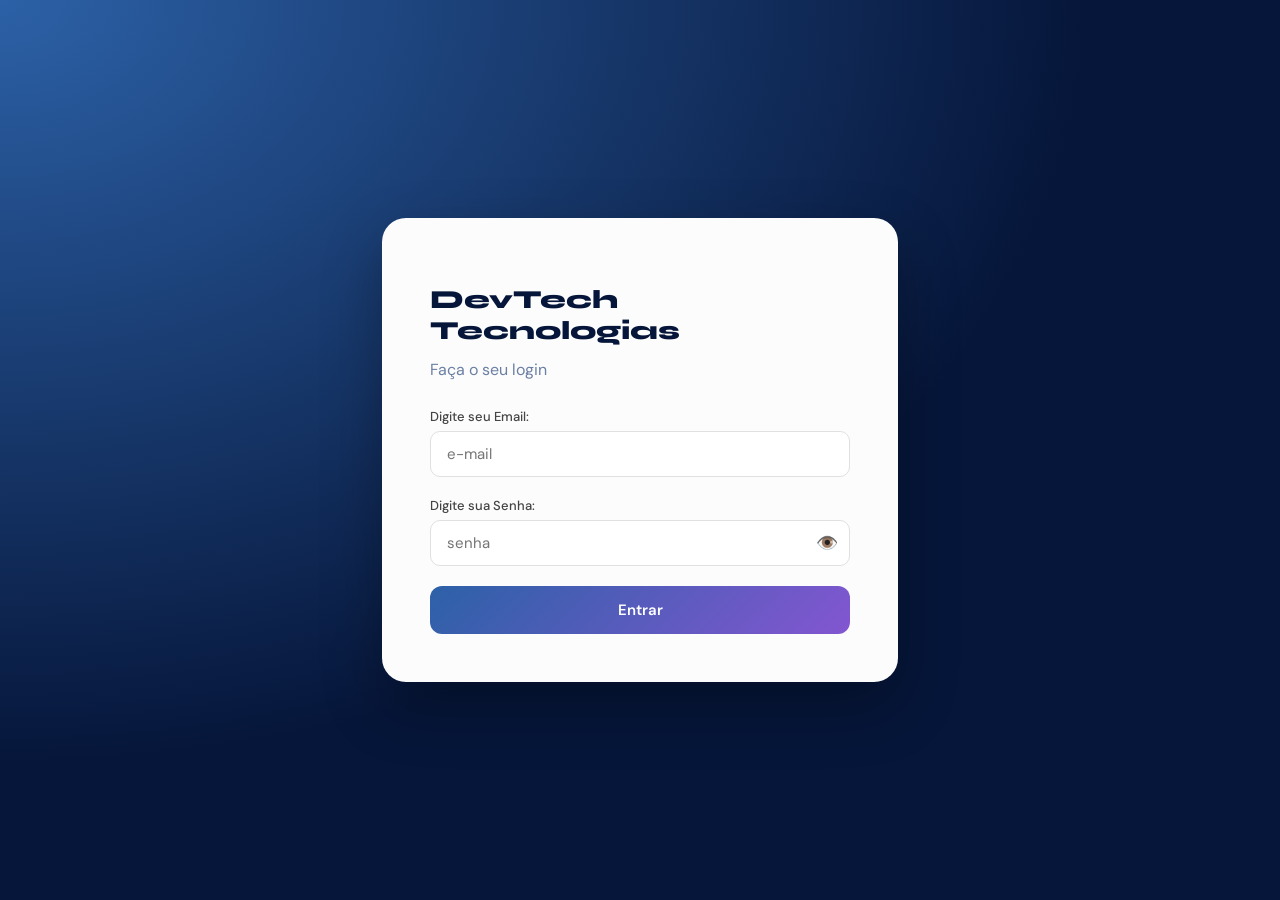
<file: Site DevTech/index.html>
<!DOCTYPE html>
<html lang="ptbr">
<head>
    <meta charset="UTF-8">
    <meta name="viewport" content="width=device-width, initial-scale=1.0">
    <link rel="stylesheet" href="style.css">
    <title>Web Site Login DevTech</title>
</head>
<body>
    <div class="card-login">
    <h1>DevTech Tecnologias</h1>
    <h2>Faça o seu login</h2>
        <label for ="email">Digite seu Email:</label>
        <input type="email" id="email" name="email" placeholder="e-mail" required>

        <label for ="senha">Digite sua Senha:</label>
        <div class ="campo-senha">
            <input type="password" id="senha" name="senha" placeholder="senha" required>
            <button type="button" onclick="verSenha()" id="btn-olho">👁️</button>
        </div>

        <button type="button" onclick="entrar()">Entrar</button>
    </div>

    <script>
        function entrar() {
            const email = document.getElementById("email").value;
            const senha = document.getElementById("senha").value;

            if (email === "" || senha === "") {
                alert("Preencha todos os campos!");
                return;
            }

            if (email !== "monteiro@gmail.com.br" || senha !== "admin123"){
                alert("Email ou senha incorretos!");
                return;               
            }
            window.location.href = "dashboard.html"; 
        }

        function verSenha() {
    const input = document.getElementById("senha");
    const btn = document.getElementById("btn-olho");

    if (input.type === "password") {
        input.type = "text";
        btn.textContent = "🙈"; // olho fechado quando mostrando
    } else {
        input.type = "password";
        btn.textContent = "👁️"; // olho aberto quando escondendo
    }
}
    </script>
    
</body>
</html>
</file>
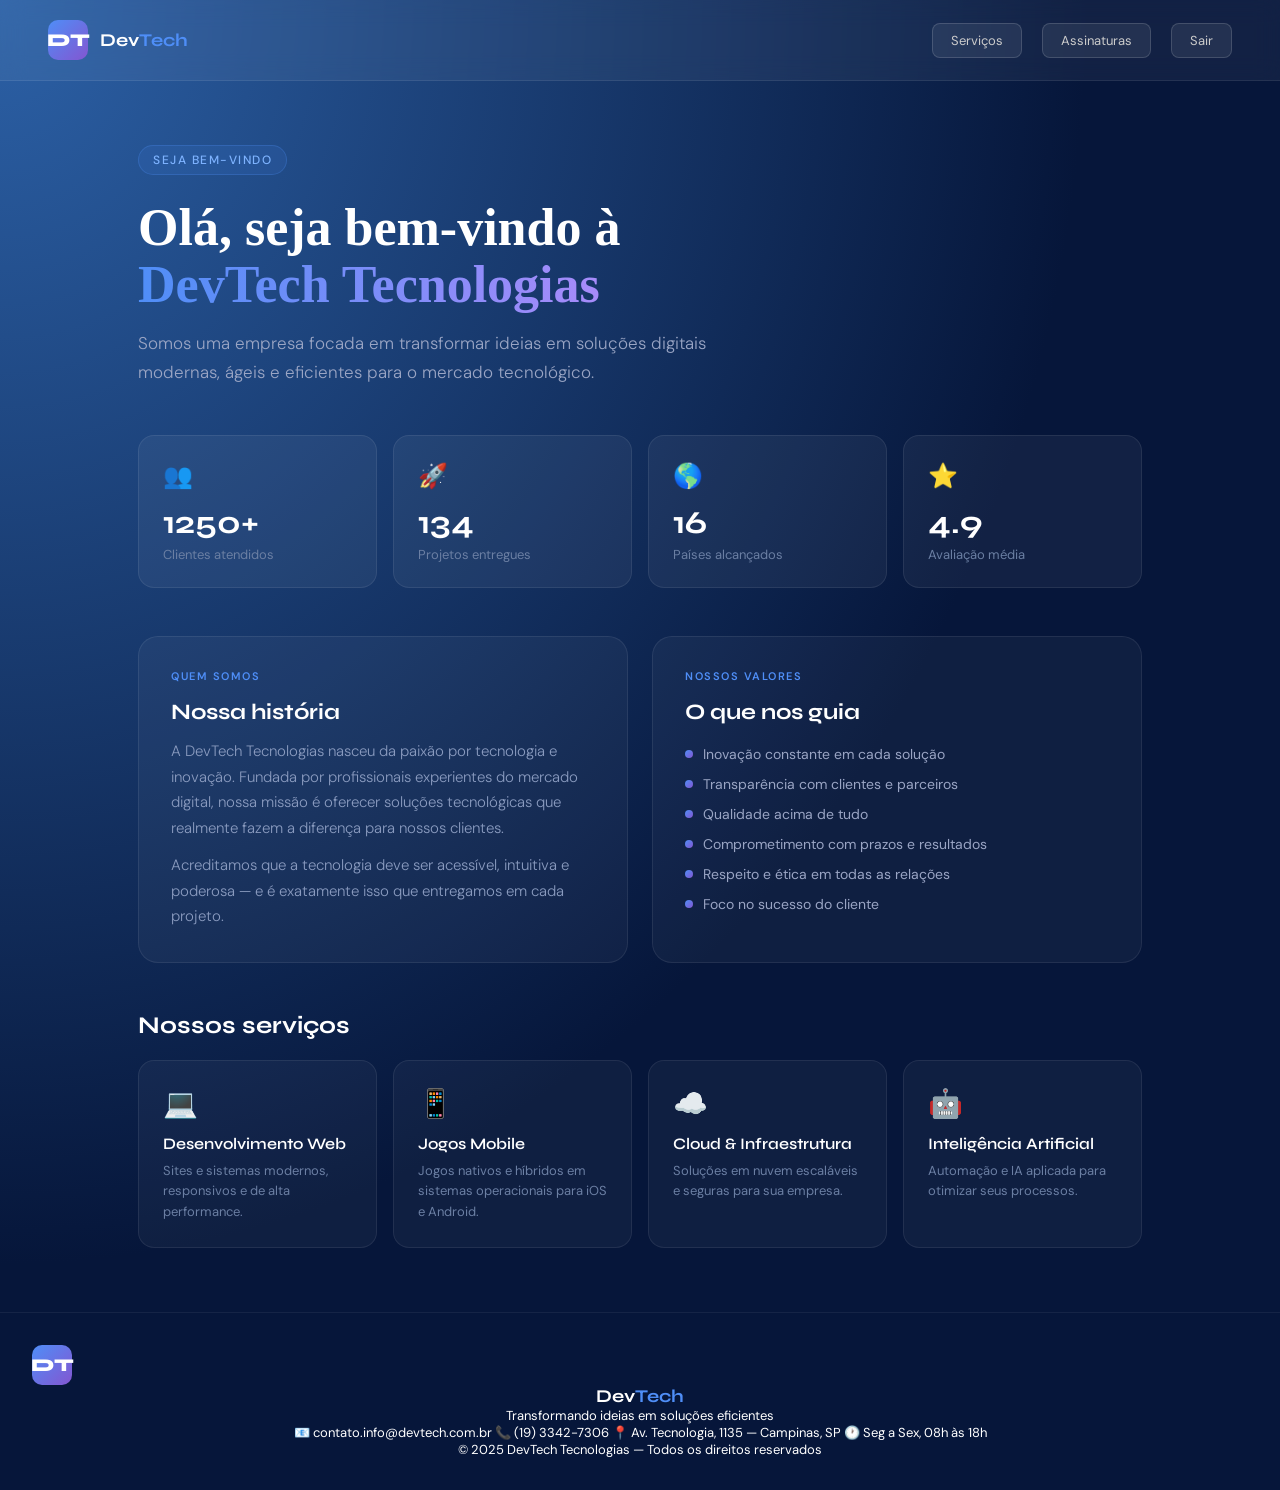
<file: Site DevTech/dashboard.html>
<!DOCTYPE html>
<html lang="pt-br">
<head>
    <meta charset="UTF-8">
    <meta name="viewport" content="width=device-width, initial-scale=1.0">
    <title>Dashboard — DevTech Tecnologias</title>
    <link href="https://fonts.googleapis.com/css2?family=Syne:wght@400;600;700;800&family=DM+Sans:wght@300;400;500&display=swap" rel="stylesheet">
    <style>
        * {
            margin: 0;
            padding: 0;
            box-sizing: border-box;
        }
 
        body {
            font-family: 'DM Sans', sans-serif;
            background-color: #06163a;
            background-image:
                radial-gradient(ellipse at top left, #2c61a7 0%, #06163a 60%),
                radial-gradient(ellipse at bottom right, #8356d1 0%, transparent 80%);
            min-height: 100vh;
            color: #e8eaf6;
        }
 
        /* NAVBAR */
        nav {
            display: flex;
            align-items: center;
            justify-content: space-between;
            padding: 20px 48px;
            background: rgba(255, 255, 255, 0.05);
            backdrop-filter: blur(12px);
            border-bottom: 1px solid rgba(255,255,255,0.08);
            position: sticky;
            top: 0;
            z-index: 100;
        }
 
        .logo {
            display: flex;
            align-items: center;
            gap: 12px;
        }
 
        .logo-icon {
            width: 40px;
            height: 40px;
            background: linear-gradient(135deg, #4f8ef7, #8356d1);
            border-radius: 10px;
            display: flex;
            align-items: center;
            justify-content: center;
            font-family: 'Syne', sans-serif;
            font-weight: 800;
            font-size: 18px;
            color: white;
        }
 
        .logo-text {
            font-family: 'Syne', sans-serif;
            font-weight: 700;
            font-size: 18px;
            color: white;
        }
 
        .logo-text span {
            color: #4f8ef7;
        }
 
        .nav-right {
            display: flex;
            align-items: center;
            gap: 20px;
        }
 
        .nav-badge {
            background: rgba(79, 142, 247, 0.15);
            border: 1px solid rgba(79, 142, 247, 0.3);
            color: #4f8ef7;
            padding: 6px 14px;
            border-radius: 20px;
            font-size: 13px;
            font-weight: 500;
        }
        .btn-sair {
            background: rgba(255,255,255,0.07);
            border: 1px solid rgba(255,255,255,0.15);
            color: #ccc;
            padding: 8px 18px;
            border-radius: 8px;
            font-size: 13px;
            cursor: pointer;
            font-family: 'DM Sans', sans-serif;
            transition: all 0.2s;
        }
 
        .btn-sair:hover {
            background: rgba(255,255,255,0.12);
            color: white;
        }
 
        /* HERO */
        .hero {
            padding: 64px 48px 48px;
            max-width: 1100px;
            margin: 0 auto;
            animation: fadeUp 0.6s ease both;
        }
 
        .hero-tag {
            display: inline-block;
            background: rgba(79, 142, 247, 0.12);
            border: 1px solid rgba(79, 142, 247, 0.25);
            color: #7eb3ff;
            font-size: 12px;
            font-weight: 500;
            letter-spacing: 1.5px;
            text-transform: uppercase;
            padding: 6px 14px;
            border-radius: 20px;
            margin-bottom: 24px;
        }
 
        .hero h1 {
            font-family: Bahnschrift;
            font-size: 52px;
            font-weight: 800;
            line-height: 1.1;
            color: white;
            margin-bottom: 16px;
        }
 
        .hero h1 span {
            background: linear-gradient(90deg, #4f8ef7, #a78bfa);
            -webkit-background-clip: text;
            -webkit-text-fill-color: transparent;
            background-clip: text;
        }
 
        .hero p {
            font-size: 17px;
            color: #9aa5c4;
            line-height: 1.7;
            max-width: 580px;
            font-weight: 300;
        }
 
        /* CARDS DE STATS */
        .stats {
            display: grid;
            grid-template-columns: repeat(auto-fit, minmax(200px, 1fr));
            gap: 16px;
            max-width: 1100px;
            margin: 0 auto 48px;
            padding: 0 48px;
            animation: fadeUp 0.6s 0.1s ease both;
        }
 
        .stat-card {
            background: rgba(255,255,255,0.05);
            border: 1px solid rgba(255,255,255,0.08);
            border-radius: 16px;
            padding: 24px;
            transition: transform 0.2s, background 0.2s;
        }
 
        .stat-card:hover {
            transform: translateY(-3px);
            background: rgba(255,255,255,0.08);
        }
 
        .stat-icon {
            font-size: 24px;
            margin-bottom: 12px;
        }
 
        .stat-number {
            font-family: 'Syne', sans-serif;
            font-size: 32px;
            font-weight: 700;
            color: white;
        }
 
        .stat-label {
            font-size: 13px;
            color: #6b7fa3;
            margin-top: 4px;
        }
 
        /* SEÇÃO SOBRE */
        .sobre {
            max-width: 1100px;
            margin: 0 auto 48px;
            padding: 0 48px;
            display: grid;
            grid-template-columns: 1fr 1fr;
            gap: 24px;
            animation: fadeUp 0.6s 0.2s ease both;
        }
 
        .card {
            background: rgba(255,255,255,0.04);
            border: 1px solid rgba(255,255,255,0.08);
            border-radius: 20px;
            padding: 32px;
            transition: transform 0.2s;
        }
 
        .card:hover {
            transform: translateY(-3px);
        }
 
        .card-tag {
            font-size: 11px;
            text-transform: uppercase;
            letter-spacing: 1.5px;
            color: #4f8ef7;
            font-weight: 600;
            margin-bottom: 16px;
        }
 
        .card h2 {
            font-family: 'Syne', sans-serif;
            font-size: 22px;
            font-weight: 700;
            color: white;
            margin-bottom: 14px;
        }
 
        .card p {
            font-size: 15px;
            color: #8a9bbf;
            line-height: 1.7;
            font-weight: 300;
        }
 
        /* VALORES */
        .valores-lista {
            list-style: none;
            margin-top: 20px;
            display: flex;
            flex-direction: column;
            gap: 12px;
        }
 
        .valores-lista li {
            display: flex;
            align-items: center;
            gap: 10px;
            font-size: 14px;
            color: #9aa5c4;
        }
 
        .dot {
            width: 8px;
            height: 8px;
            border-radius: 50%;
            background: linear-gradient(135deg, #4f8ef7, #8356d1);
            flex-shrink: 0;
        }
 
        /* SERVIÇOS */
        .servicos {
            max-width: 1100px;
            margin: 0 auto 64px;
            padding: 0 48px;
            animation: fadeUp 0.6s 0.3s ease both;
        }
 
        .servicos h2 {
            font-family: 'Syne', sans-serif;
            font-size: 24px;
            font-weight: 700;
            color: white;
            margin-bottom: 20px;
        }
 
        .servicos-grid {
            display: grid;
            grid-template-columns: repeat(auto-fit, minmax(220px, 1fr));
            gap: 16px;
        }
 
        .servico-card {
            background: rgba(255,255,255,0.04);
            border: 1px solid rgba(255,255,255,0.08);
            border-radius: 16px;
            padding: 24px;
            transition: all 0.2s;
        }
 
        .servico-card:hover {
            background: rgba(79, 142, 247, 0.08);
            border-color: rgba(79, 142, 247, 0.2);
            transform: translateY(-3px);
        }
 
        .servico-emoji {
            font-size: 28px;
            margin-bottom: 12px;
        }
 
        .servico-card h3 {
            font-family: 'Syne', sans-serif;
            font-size: 16px;
            font-weight: 600;
            color: white;
            margin-bottom: 8px;
        }
 
        .servico-card p {
            font-size: 13px;
            color: #6b7fa3;
            line-height: 1.6;
        }
 
        /* FOOTER */
        footer {
            text-align: center;
            padding: 32px;
            border-top: 1px solid rgba(255,255,255,0.06);
            color: #ffffff;
            font-size: 13px;
        }
 
        /* ANIMAÇÃO */
        @keyframes fadeUp {
            from { opacity: 0; transform: translateY(24px); }
            to { opacity: 1; transform: translateY(0); }
        }
 
        @media (max-width: 700px) {
            nav { padding: 16px 20px; }
            .hero { padding: 40px 20px 32px; }
            .hero h1 { font-size: 32px; }
            .stats, .sobre, .servicos { padding: 0 20px; }
            .sobre { grid-template-columns: 1fr; }
        }
    </style>
</head>
<body>
 
    <nav>
        <div class="logo">
            <div class="logo-icon">DT</div>
            <span class="logo-text">Dev<span>Tech</span></span>
        </div>
        <div class="nav-right">
            <button class="btn-sair" onclick="window.location.href='serviços.html'">Serviços</button>
            <button class="btn-sair" onclick="window.location.href='pacote.html'">Assinaturas</button> 
            <button class="btn-sair" onclick="window.location.href='index.html'">Sair</button>
        </div>
    </nav>
 
    <section class="hero">
        <div class="hero-tag">Seja Bem-vindo</div>
        <h1>Olá, seja bem-vindo à<br><span>DevTech Tecnologias</span></h1>
        <p>Somos uma empresa focada em transformar ideias em soluções digitais modernas, ágeis e eficientes para o mercado tecnológico.</p>
    </section>
 
    <div class="stats">
        <div class="stat-card">
            <div class="stat-icon">👥</div>
            <div class="stat-number">1250+</div>
            <div class="stat-label">Clientes atendidos</div>
        </div>
        <div class="stat-card">
            <div class="stat-icon">🚀</div>
            <div class="stat-number">134</div>
            <div class="stat-label">Projetos entregues</div>
        </div>
        <div class="stat-card">
            <div class="stat-icon">🌎</div>
            <div class="stat-number">16</div>
            <div class="stat-label">Países alcançados</div>
        </div>
        <div class="stat-card">
            <div class="stat-icon">⭐</div>
            <div class="stat-number">4.9</div>
            <div class="stat-label">Avaliação média</div>
        </div>
    </div>
 
    <div class="sobre">
        <div class="card">
            <div class="card-tag">Quem somos</div>
            <h2>Nossa história</h2>
            <p>A DevTech Tecnologias nasceu da paixão por tecnologia e inovação. Fundada por profissionais experientes do mercado digital, nossa missão é oferecer soluções tecnológicas que realmente fazem a diferença para nossos clientes.</p>
            <p style="margin-top: 12px;">Acreditamos que a tecnologia deve ser acessível, intuitiva e poderosa — e é exatamente isso que entregamos em cada projeto.</p>
        </div>
        <div class="card">
            <div class="card-tag">Nossos valores</div>
            <h2>O que nos guia</h2>
            <ul class="valores-lista">
                <li><span class="dot"></span> Inovação constante em cada solução</li>
                <li><span class="dot"></span> Transparência com clientes e parceiros</li>
                <li><span class="dot"></span> Qualidade acima de tudo</li>
                <li><span class="dot"></span> Comprometimento com prazos e resultados</li>
                <li><span class="dot"></span> Respeito e ética em todas as relações</li>
                <li><span class="dot"></span> Foco no sucesso do cliente</li>
            </ul>
        </div>
    </div>
 
    <section class="servicos">
        <h2>Nossos serviços</h2>
        <div class="servicos-grid">
            <div class="servico-card">
                <div class="servico-emoji">💻</div>
                <h3>Desenvolvimento Web</h3>
                <p>Sites e sistemas modernos, responsivos e de alta performance.</p>
            </div>
            <div class="servico-card">
                <div class="servico-emoji">📱</div>
                <h3>Jogos Mobile</h3>
                <p>Jogos nativos e híbridos em sistemas operacionais para iOS e Android.</p>
            </div>
            <div class="servico-card">
                <div class="servico-emoji">☁️</div>
                <h3>Cloud & Infraestrutura</h3>
                <p>Soluções em nuvem escaláveis e seguras para sua empresa.</p>
            </div>
            <div class="servico-card">
                <div class="servico-emoji">🤖</div>
                <h3>Inteligência Artificial</h3>
                <p>Automação e IA aplicada para otimizar seus processos.</p>
            </div>
        </div>
    </section>
 
    <footer>
        <div class="footer-conteudo">

            <div class="footer-logo"></div>
            <div class="logo-icon">DT</div>
            <span class="logo-text">Dev<span>Tech</span></span>

            <p class="footer-desc">Transformando ideias em soluções eficientes</p>

            <div class="footer-info">
                <span>📧 contato.info@devtech.com.br</span>
                <span>📞 (19) 3342-7306</span>
                <span>📍 Av. Tecnologia, 1135 — Campinas, SP</span>
                <span>🕐 Seg a Sex, 08h às 18h</span>
            </div>
        </div>

        <p class="footer-direitos"></p>© 2025 DevTech Tecnologias — Todos os direitos reservados
    </footer>
 
</body>
</html>
</file>
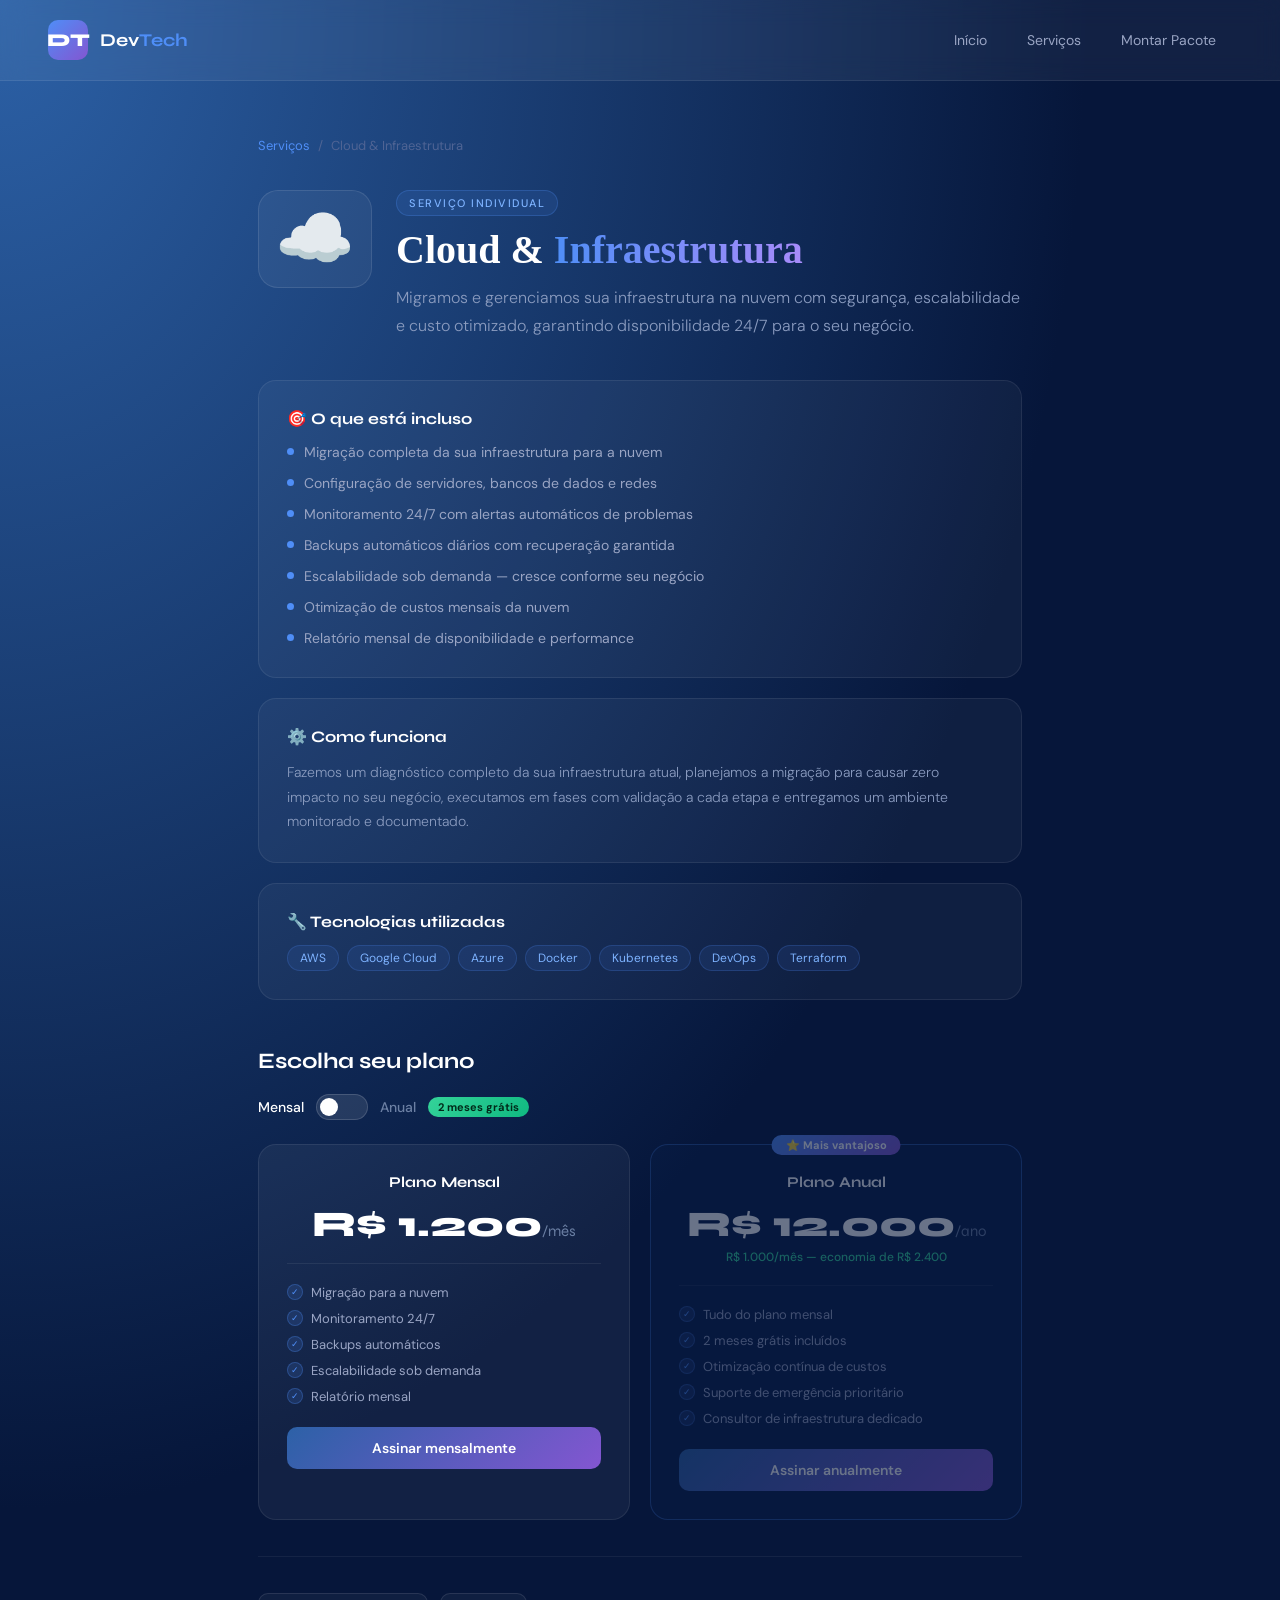
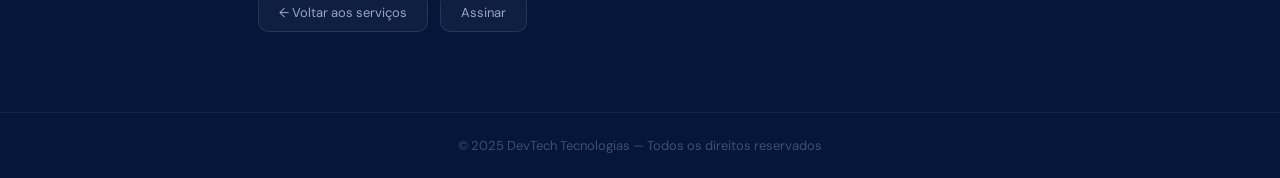
<file: Site DevTech/detalhe-cloud.html>
<!DOCTYPE html>
<html lang="pt-br">
<head>
    <meta charset="UTF-8">
    <meta name="viewport" content="width=device-width, initial-scale=1.0">
    <title>Cloud & Infraestrutura — DevTech Tecnologias</title>
    <link href="https://fonts.googleapis.com/css2?family=Syne:wght@600;700;800&family=DM+Sans:wght@300;400;500&display=swap" rel="stylesheet">
    <style>
        * { margin: 0; padding: 0; box-sizing: border-box; }
        body {
            font-family: 'DM Sans', sans-serif;
            background-color: #06163a;
            background-image:
                radial-gradient(ellipse at top left, #2c61a7 0%, #06163a 60%),
                radial-gradient(ellipse at bottom right, #8356d1 0%, transparent 80%);
            min-height: 100vh; color: #e8eaf6;
        }
        nav {
            display: flex; align-items: center; justify-content: space-between;
            padding: 20px 48px; background: rgba(255,255,255,0.05);
            backdrop-filter: blur(12px); border-bottom: 1px solid rgba(255,255,255,0.08);
            position: sticky; top: 0; z-index: 100;
        }
        .logo { display: flex; align-items: center; gap: 12px; text-decoration: none; }
        .logo-icon { width: 40px; height: 40px; background: linear-gradient(135deg, #4f8ef7, #8356d1); border-radius: 10px; display: flex; align-items: center; justify-content: center; font-family: 'Syne', sans-serif; font-weight: 800; font-size: 18px; color: white; }
        .logo-text { font-family: 'Syne', sans-serif; font-weight: 700; font-size: 18px; color: white; }
        .logo-text span { color: #4f8ef7; }
        .nav-links { display: flex; gap: 8px; }
        .nav-links a { color: #9aa5c4; text-decoration: none; font-size: 14px; padding: 8px 16px; border-radius: 8px; transition: all 0.2s; }
        .nav-links a:hover { background: rgba(255,255,255,0.07); color: white; }
        .page { max-width: 860px; margin: 0 auto; padding: 56px 48px 80px; }
        .breadcrumb { display: flex; align-items: center; gap: 8px; font-size: 13px; color: #4f6494; margin-bottom: 36px; }
        .breadcrumb a { color: #4f8ef7; text-decoration: none; }
        .breadcrumb a:hover { text-decoration: underline; }
        .servico-hero { display: flex; align-items: flex-start; gap: 24px; margin-bottom: 40px; animation: fadeUp 0.5s ease both; }
        .servico-emoji-grande { font-size: 64px; line-height: 1; flex-shrink: 0; background: rgba(255,255,255,0.05); border: 1px solid rgba(255,255,255,0.1); border-radius: 20px; padding: 16px; }
        .servico-info { flex: 1; }
        .hero-tag { display: inline-block; background: rgba(79,142,247,0.12); border: 1px solid rgba(79,142,247,0.25); color: #7eb3ff; font-size: 11px; font-weight: 500; letter-spacing: 1.5px; text-transform: uppercase; padding: 5px 12px; border-radius: 20px; margin-bottom: 12px; }
        .servico-info h1 { font-family: Bahnschrift; font-size: 40px; font-weight: 800; color: white; line-height: 1.1; margin-bottom: 12px; }
        .servico-info h1 span { background: linear-gradient(90deg, #4f8ef7, #a78bfa); -webkit-background-clip: text; -webkit-text-fill-color: transparent; background-clip: text; }
        .servico-info p { font-size: 16px; color: #8a9bbf; line-height: 1.75; font-weight: 300; }
        .secoes { display: flex; flex-direction: column; gap: 20px; margin-bottom: 48px; animation: fadeUp 0.5s 0.1s ease both; }
        .secao { background: rgba(255,255,255,0.04); border: 1px solid rgba(255,255,255,0.08); border-radius: 18px; padding: 28px; }
        .secao-titulo { font-family: 'Syne', sans-serif; font-size: 16px; font-weight: 700; color: white; margin-bottom: 14px; display: flex; align-items: center; gap: 8px; }
        .secao p { font-size: 14px; color: #8a9bbf; line-height: 1.75; font-weight: 300; }
        .lista { list-style: none; display: flex; flex-direction: column; gap: 10px; }
        .lista li { font-size: 14px; color: #9aa5c4; display: flex; align-items: flex-start; gap: 10px; line-height: 1.5; }
        .dot-item { width: 7px; height: 7px; border-radius: 50%; background: #4f8ef7; flex-shrink: 0; margin-top: 6px; }
        .techs { display: flex; flex-wrap: wrap; gap: 8px; margin-top: 4px; }
        .tech-tag { background: rgba(79,142,247,0.1); border: 1px solid rgba(79,142,247,0.2); color: #7eb3ff; font-size: 12px; padding: 4px 12px; border-radius: 20px; }
        .planos-section { animation: fadeUp 0.5s 0.2s ease both; }
        .planos-section h2 { font-family: 'Syne', sans-serif; font-size: 22px; font-weight: 700; color: white; margin-bottom: 20px; }
        .toggle-row { display: flex; align-items: center; gap: 12px; margin-bottom: 24px; }
        .toggle-label { font-size: 14px; color: #6b7fa3; font-weight: 500; transition: color 0.2s; }
        .toggle-label.ativo { color: white; }
        .toggle { position: relative; width: 52px; height: 26px; background: rgba(255,255,255,0.1); border-radius: 13px; cursor: pointer; border: 1px solid rgba(255,255,255,0.15); transition: background 0.3s; }
        .toggle.anual { background: rgba(79,142,247,0.35); border-color: rgba(79,142,247,0.5); }
        .toggle-bolinha { position: absolute; top: 3px; left: 3px; width: 18px; height: 18px; border-radius: 50%; background: white; transition: transform 0.3s; }
        .toggle.anual .toggle-bolinha { transform: translateX(26px); }
        .badge-eco { background: linear-gradient(135deg, #34d399, #10b981); color: #012b1a; font-size: 11px; font-weight: 700; padding: 3px 10px; border-radius: 20px; }
        .planos-grid { display: grid; grid-template-columns: 1fr 1fr; gap: 20px; }
        .plano-box { background: rgba(255,255,255,0.05); border: 1px solid rgba(255,255,255,0.08); border-radius: 18px; padding: 28px; transition: all 0.3s; position: relative; }
        .plano-box.destaque { border-color: rgba(79,142,247,0.45); background: rgba(79,142,247,0.06); }
        .badge-pop { position: absolute; top: -10px; left: 50%; transform: translateX(-50%); background: linear-gradient(135deg, #4f8ef7, #8356d1); color: white; font-size: 11px; font-weight: 700; padding: 3px 14px; border-radius: 20px; white-space: nowrap; }
        .plano-nome { font-family: 'Syne', sans-serif; font-size: 15px; font-weight: 700; color: white; text-align: center; margin-bottom: 16px; }
        .plano-preco-area { text-align: center; padding-bottom: 20px; margin-bottom: 20px; border-bottom: 1px solid rgba(255,255,255,0.07); }
        .preco-principal { font-family: 'Syne', sans-serif; font-size: 36px; font-weight: 800; color: white; line-height: 1; }
        .preco-principal span { font-size: 15px; color: #6b7fa3; font-weight: 400; }
        .preco-eco { font-size: 12px; color: #34d399; margin-top: 6px; font-weight: 500; }
        .plano-itens { list-style: none; display: flex; flex-direction: column; gap: 9px; margin-bottom: 22px; }
        .plano-itens li { font-size: 13px; color: #9aa5c4; display: flex; align-items: center; gap: 8px; }
        .check-icon { width: 16px; height: 16px; border-radius: 50%; background: rgba(79,142,247,0.15); border: 1px solid rgba(79,142,247,0.3); display: flex; align-items: center; justify-content: center; font-size: 9px; color: #4f8ef7; flex-shrink: 0; }
        .btn-assinar { display: block; width: 100%; padding: 12px; border-radius: 10px; background: linear-gradient(135deg, #2c61a7, #8356d1); color: white; font-family: 'DM Sans', sans-serif; font-size: 14px; font-weight: 600; border: none; cursor: pointer; text-align: center; text-decoration: none; transition: opacity 0.2s, transform 0.15s; }
        .btn-assinar:hover { opacity: 0.85; transform: translateY(-2px); }
        .rodape-links { display: flex; gap: 12px; margin-top: 36px; padding-top: 36px; border-top: 1px solid rgba(255,255,255,0.06); }
        .btn-link { display: inline-flex; align-items: center; gap: 6px; padding: 10px 20px; border-radius: 10px; border: 1px solid rgba(255,255,255,0.1); background: rgba(255,255,255,0.04); color: #9aa5c4; font-size: 13px; text-decoration: none; transition: all 0.2s; }
        .btn-link:hover { background: rgba(255,255,255,0.08); color: white; }
        footer { text-align: center; padding: 24px; border-top: 1px solid rgba(255,255,255,0.06); color: #3d4f70; font-size: 13px; }
        @keyframes fadeUp { from { opacity: 0; transform: translateY(20px); } to { opacity: 1; transform: translateY(0); } }
        @media (max-width: 700px) { nav { padding: 16px 20px; } .nav-links { display: none; } .page { padding: 32px 20px 60px; } .servico-hero { flex-direction: column; gap: 16px; } .planos-grid { grid-template-columns: 1fr; } }
</style>
</head>
<body>
<nav>
    <a class="logo" href="dashboard.html">
        <div class="logo-icon">DT</div>
        <span class="logo-text">Dev<span>Tech</span></span>
    </a>
    <div class="nav-links">
        <a href="dashboard.html">In&#237;cio</a>
        <a href="serviços.html">Servi&#231;os</a>
        <a href="pacote.html">Montar Pacote</a>
    </div>
</nav>

<div class="page">
    <div class="breadcrumb">
        <a href="servicos.html">Servi&#231;os</a>
        <span>/</span>
        <span>Cloud & Infraestrutura</span>
    </div>

    <div class="servico-hero">
        <div class="servico-emoji-grande">☁️</div>
        <div class="servico-info">
            <div class="hero-tag">Servi&#231;o Individual</div>
            <h1>Cloud &amp; <span>Infraestrutura</span></h1>
            <p>Migramos e gerenciamos sua infraestrutura na nuvem com segurança, escalabilidade e custo otimizado, garantindo disponibilidade 24/7 para o seu negócio.</p>
        </div>
    </div>

    <div class="secoes">
        <div class="secao">
            <div class="secao-titulo">&#127919; O que est&#225; incluso</div>
            <ul class="lista">
                    <li><span class="dot-item"></span>Migração completa da sua infraestrutura para a nuvem</li>
                    <li><span class="dot-item"></span>Configuração de servidores, bancos de dados e redes</li>
                    <li><span class="dot-item"></span>Monitoramento 24/7 com alertas automáticos de problemas</li>
                    <li><span class="dot-item"></span>Backups automáticos diários com recuperação garantida</li>
                    <li><span class="dot-item"></span>Escalabilidade sob demanda — cresce conforme seu negócio</li>
                    <li><span class="dot-item"></span>Otimização de custos mensais da nuvem</li>
                    <li><span class="dot-item"></span>Relatório mensal de disponibilidade e performance</li>
            </ul>
        </div>
        <div class="secao">
            <div class="secao-titulo">&#9881;&#65039; Como funciona</div>
            <p>Fazemos um diagnóstico completo da sua infraestrutura atual, planejamos a migração para causar zero impacto no seu negócio, executamos em fases com validação a cada etapa e entregamos um ambiente monitorado e documentado.</p>
        </div>
        <div class="secao">
            <div class="secao-titulo">&#128295; Tecnologias utilizadas</div>
            <div class="techs">
                <span class="tech-tag">AWS</span>
                <span class="tech-tag">Google Cloud</span>
                <span class="tech-tag">Azure</span>
                <span class="tech-tag">Docker</span>
                <span class="tech-tag">Kubernetes</span>
                <span class="tech-tag">DevOps</span>
                <span class="tech-tag">Terraform</span>
            </div>
        </div>
    </div>

    <div class="planos-section">
        <h2>Escolha seu plano</h2>
        <div class="toggle-row">
            <span class="toggle-label ativo" id="lbl-m">Mensal</span>
            <div class="toggle" id="tog" onclick="alternar()"><div class="toggle-bolinha"></div></div>
            <span class="toggle-label" id="lbl-a">Anual</span>
            <span class="badge-eco">2 meses gr&#225;tis</span>
        </div>
        <div class="planos-grid">
            <div class="plano-box" id="box-mensal">
                <div class="plano-nome">Plano Mensal</div>
                <div class="plano-preco-area">
                    <div class="preco-principal">R$ 1.200<span>/m&#234;s</span></div>
                </div>
                <ul class="plano-itens">
                    <li><span class="check-icon">&#10003;</span>Migração para a nuvem</li>
                    <li><span class="check-icon">&#10003;</span>Monitoramento 24/7</li>
                    <li><span class="check-icon">&#10003;</span>Backups automáticos</li>
                    <li><span class="check-icon">&#10003;</span>Escalabilidade sob demanda</li>
                    <li><span class="check-icon">&#10003;</span>Relatório mensal</li>
                </ul>
                <a href="#" class="btn-assinar">Assinar mensalmente</a>
            </div>
            <div class="plano-box destaque" id="box-anual">
                <div class="badge-pop">&#11088; Mais vantajoso</div>
                <div class="plano-nome">Plano Anual</div>
                <div class="plano-preco-area">
                    <div class="preco-principal">R$ 12.000<span>/ano</span></div>
                    <div class="preco-eco">R$ 1.000/mês — economia de R$ 2.400</div>
                </div>
                <ul class="plano-itens">
                    <li><span class="check-icon">&#10003;</span>Tudo do plano mensal</li>
                    <li><span class="check-icon">&#10003;</span>2 meses grátis incluídos</li>
                    <li><span class="check-icon">&#10003;</span>Otimização contínua de custos</li>
                    <li><span class="check-icon">&#10003;</span>Suporte de emergência prioritário</li>
                    <li><span class="check-icon">&#10003;</span>Consultor de infraestrutura dedicado</li>
                </ul>
                <a href="#" class="btn-assinar">Assinar anualmente</a>
            </div>
        </div>

        <div class="rodape-links">
            <a href="serviços.html" class="btn-link">&#8592; Voltar aos servi&#231;os</a>
            <a href="pacote.html" class="btn-link">Assinar</a>
        </div>
    </div>
</div>

<footer>&#169; 2025 DevTech Tecnologias &#8212; Todos os direitos reservados</footer>

<script>
    let anual = false;
    const tog = document.getElementById('tog');
    const lM = document.getElementById('lbl-m');
    const lA = document.getElementById('lbl-a');
    const bM = document.getElementById('box-mensal');
    const bA = document.getElementById('box-anual');
    bM.style.transition = bA.style.transition = 'all 0.3s';
    bA.style.opacity = '0.4';

    function alternar() {
        anual = !anual;
        tog.classList.toggle('anual', anual);
        lM.classList.toggle('ativo', !anual);
        lA.classList.toggle('ativo', anual);
        bM.style.opacity = anual ? '0.4' : '1';
        bA.style.opacity = anual ? '1' : '0.4';
    }
</script>
</body>
</html>
</file>
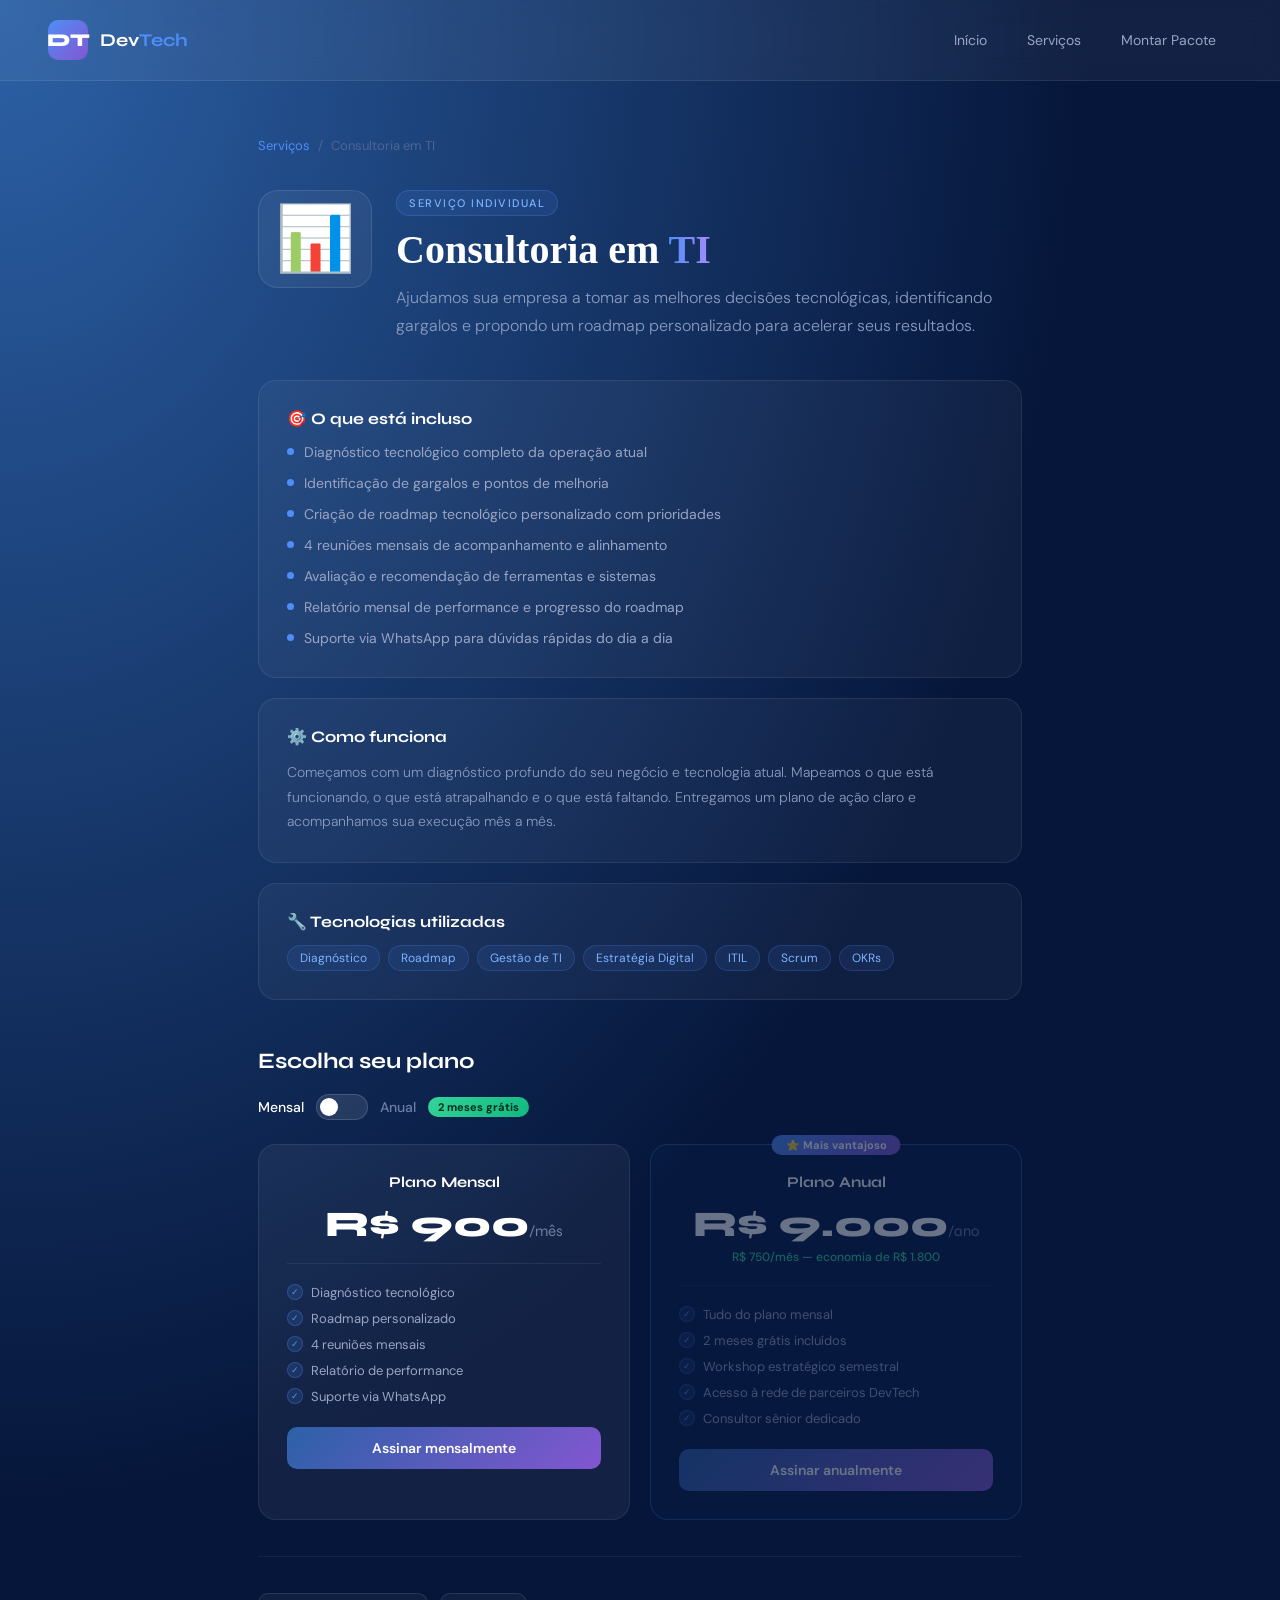
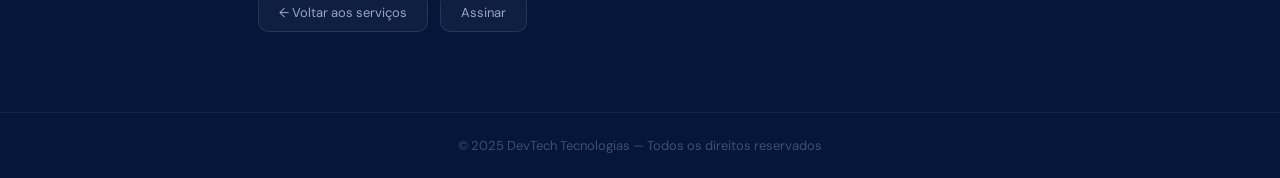
<file: Site DevTech/detalhe-consultoria.html>
<!DOCTYPE html>
<html lang="pt-br">
<head>
    <meta charset="UTF-8">
    <meta name="viewport" content="width=device-width, initial-scale=1.0">
    <title>Consultoria em TI — DevTech Tecnologias</title>
    <link href="https://fonts.googleapis.com/css2?family=Syne:wght@600;700;800&family=DM+Sans:wght@300;400;500&display=swap" rel="stylesheet">
    <style>
        * { margin: 0; padding: 0; box-sizing: border-box; }
        body {
            font-family: 'DM Sans', sans-serif;
            background-color: #06163a;
            background-image:
                radial-gradient(ellipse at top left, #2c61a7 0%, #06163a 60%),
                radial-gradient(ellipse at bottom right, #8356d1 0%, transparent 80%);
            min-height: 100vh; color: #e8eaf6;
        }
        nav {
            display: flex; align-items: center; justify-content: space-between;
            padding: 20px 48px; background: rgba(255,255,255,0.05);
            backdrop-filter: blur(12px); border-bottom: 1px solid rgba(255,255,255,0.08);
            position: sticky; top: 0; z-index: 100;
        }
        .logo { display: flex; align-items: center; gap: 12px; text-decoration: none; }
        .logo-icon { width: 40px; height: 40px; background: linear-gradient(135deg, #4f8ef7, #8356d1); border-radius: 10px; display: flex; align-items: center; justify-content: center; font-family: 'Syne', sans-serif; font-weight: 800; font-size: 18px; color: white; }
        .logo-text { font-family: 'Syne', sans-serif; font-weight: 700; font-size: 18px; color: white; }
        .logo-text span { color: #4f8ef7; }
        .nav-links { display: flex; gap: 8px; }
        .nav-links a { color: #9aa5c4; text-decoration: none; font-size: 14px; padding: 8px 16px; border-radius: 8px; transition: all 0.2s; }
        .nav-links a:hover { background: rgba(255,255,255,0.07); color: white; }
        .page { max-width: 860px; margin: 0 auto; padding: 56px 48px 80px; }
        .breadcrumb { display: flex; align-items: center; gap: 8px; font-size: 13px; color: #4f6494; margin-bottom: 36px; }
        .breadcrumb a { color: #4f8ef7; text-decoration: none; }
        .breadcrumb a:hover { text-decoration: underline; }
        .servico-hero { display: flex; align-items: flex-start; gap: 24px; margin-bottom: 40px; animation: fadeUp 0.5s ease both; }
        .servico-emoji-grande { font-size: 64px; line-height: 1; flex-shrink: 0; background: rgba(255,255,255,0.05); border: 1px solid rgba(255,255,255,0.1); border-radius: 20px; padding: 16px; }
        .servico-info { flex: 1; }
        .hero-tag { display: inline-block; background: rgba(79,142,247,0.12); border: 1px solid rgba(79,142,247,0.25); color: #7eb3ff; font-size: 11px; font-weight: 500; letter-spacing: 1.5px; text-transform: uppercase; padding: 5px 12px; border-radius: 20px; margin-bottom: 12px; }
        .servico-info h1 { font-family: Bahnschrift; font-size: 40px; font-weight: 800; color: white; line-height: 1.1; margin-bottom: 12px; }
        .servico-info h1 span { background: linear-gradient(90deg, #4f8ef7, #a78bfa); -webkit-background-clip: text; -webkit-text-fill-color: transparent; background-clip: text; }
        .servico-info p { font-size: 16px; color: #8a9bbf; line-height: 1.75; font-weight: 300; }
        .secoes { display: flex; flex-direction: column; gap: 20px; margin-bottom: 48px; animation: fadeUp 0.5s 0.1s ease both; }
        .secao { background: rgba(255,255,255,0.04); border: 1px solid rgba(255,255,255,0.08); border-radius: 18px; padding: 28px; }
        .secao-titulo { font-family: 'Syne', sans-serif; font-size: 16px; font-weight: 700; color: white; margin-bottom: 14px; display: flex; align-items: center; gap: 8px; }
        .secao p { font-size: 14px; color: #8a9bbf; line-height: 1.75; font-weight: 300; }
        .lista { list-style: none; display: flex; flex-direction: column; gap: 10px; }
        .lista li { font-size: 14px; color: #9aa5c4; display: flex; align-items: flex-start; gap: 10px; line-height: 1.5; }
        .dot-item { width: 7px; height: 7px; border-radius: 50%; background: #4f8ef7; flex-shrink: 0; margin-top: 6px; }
        .techs { display: flex; flex-wrap: wrap; gap: 8px; margin-top: 4px; }
        .tech-tag { background: rgba(79,142,247,0.1); border: 1px solid rgba(79,142,247,0.2); color: #7eb3ff; font-size: 12px; padding: 4px 12px; border-radius: 20px; }
        .planos-section { animation: fadeUp 0.5s 0.2s ease both; }
        .planos-section h2 { font-family: 'Syne', sans-serif; font-size: 22px; font-weight: 700; color: white; margin-bottom: 20px; }
        .toggle-row { display: flex; align-items: center; gap: 12px; margin-bottom: 24px; }
        .toggle-label { font-size: 14px; color: #6b7fa3; font-weight: 500; transition: color 0.2s; }
        .toggle-label.ativo { color: white; }
        .toggle { position: relative; width: 52px; height: 26px; background: rgba(255,255,255,0.1); border-radius: 13px; cursor: pointer; border: 1px solid rgba(255,255,255,0.15); transition: background 0.3s; }
        .toggle.anual { background: rgba(79,142,247,0.35); border-color: rgba(79,142,247,0.5); }
        .toggle-bolinha { position: absolute; top: 3px; left: 3px; width: 18px; height: 18px; border-radius: 50%; background: white; transition: transform 0.3s; }
        .toggle.anual .toggle-bolinha { transform: translateX(26px); }
        .badge-eco { background: linear-gradient(135deg, #34d399, #10b981); color: #012b1a; font-size: 11px; font-weight: 700; padding: 3px 10px; border-radius: 20px; }
        .planos-grid { display: grid; grid-template-columns: 1fr 1fr; gap: 20px; }
        .plano-box { background: rgba(255,255,255,0.05); border: 1px solid rgba(255,255,255,0.08); border-radius: 18px; padding: 28px; transition: all 0.3s; position: relative; }
        .plano-box.destaque { border-color: rgba(79,142,247,0.45); background: rgba(79,142,247,0.06); }
        .badge-pop { position: absolute; top: -10px; left: 50%; transform: translateX(-50%); background: linear-gradient(135deg, #4f8ef7, #8356d1); color: white; font-size: 11px; font-weight: 700; padding: 3px 14px; border-radius: 20px; white-space: nowrap; }
        .plano-nome { font-family: 'Syne', sans-serif; font-size: 15px; font-weight: 700; color: white; text-align: center; margin-bottom: 16px; }
        .plano-preco-area { text-align: center; padding-bottom: 20px; margin-bottom: 20px; border-bottom: 1px solid rgba(255,255,255,0.07); }
        .preco-principal { font-family: 'Syne', sans-serif; font-size: 36px; font-weight: 800; color: white; line-height: 1; }
        .preco-principal span { font-size: 15px; color: #6b7fa3; font-weight: 400; }
        .preco-eco { font-size: 12px; color: #34d399; margin-top: 6px; font-weight: 500; }
        .plano-itens { list-style: none; display: flex; flex-direction: column; gap: 9px; margin-bottom: 22px; }
        .plano-itens li { font-size: 13px; color: #9aa5c4; display: flex; align-items: center; gap: 8px; }
        .check-icon { width: 16px; height: 16px; border-radius: 50%; background: rgba(79,142,247,0.15); border: 1px solid rgba(79,142,247,0.3); display: flex; align-items: center; justify-content: center; font-size: 9px; color: #4f8ef7; flex-shrink: 0; }
        .btn-assinar { display: block; width: 100%; padding: 12px; border-radius: 10px; background: linear-gradient(135deg, #2c61a7, #8356d1); color: white; font-family: 'DM Sans', sans-serif; font-size: 14px; font-weight: 600; border: none; cursor: pointer; text-align: center; text-decoration: none; transition: opacity 0.2s, transform 0.15s; }
        .btn-assinar:hover { opacity: 0.85; transform: translateY(-2px); }
        .rodape-links { display: flex; gap: 12px; margin-top: 36px; padding-top: 36px; border-top: 1px solid rgba(255,255,255,0.06); }
        .btn-link { display: inline-flex; align-items: center; gap: 6px; padding: 10px 20px; border-radius: 10px; border: 1px solid rgba(255,255,255,0.1); background: rgba(255,255,255,0.04); color: #9aa5c4; font-size: 13px; text-decoration: none; transition: all 0.2s; }
        .btn-link:hover { background: rgba(255,255,255,0.08); color: white; }
        footer { text-align: center; padding: 24px; border-top: 1px solid rgba(255,255,255,0.06); color: #3d4f70; font-size: 13px; }
        @keyframes fadeUp { from { opacity: 0; transform: translateY(20px); } to { opacity: 1; transform: translateY(0); } }
        @media (max-width: 700px) { nav { padding: 16px 20px; } .nav-links { display: none; } .page { padding: 32px 20px 60px; } .servico-hero { flex-direction: column; gap: 16px; } .planos-grid { grid-template-columns: 1fr; } }
</style>
</head>
<body>
<nav>
    <a class="logo" href="dashboard.html">
        <div class="logo-icon">DT</div>
        <span class="logo-text">Dev<span>Tech</span></span>
    </a>
    <div class="nav-links">
        <a href="dashboard.html">In&#237;cio</a>
        <a href="serviços.html">Servi&#231;os</a>
        <a href="pacote.html">Montar Pacote</a>
    </div>
</nav>

<div class="page">
    <div class="breadcrumb">
        <a href="serviços.html">Servi&#231;os</a>
        <span>/</span>
        <span>Consultoria em TI</span>
    </div>

    <div class="servico-hero">
        <div class="servico-emoji-grande">📊</div>
        <div class="servico-info">
            <div class="hero-tag">Servi&#231;o Individual</div>
            <h1>Consultoria em <span>TI</span></h1>
            <p>Ajudamos sua empresa a tomar as melhores decisões tecnológicas, identificando gargalos e propondo um roadmap personalizado para acelerar seus resultados.</p>
        </div>
    </div>

    <div class="secoes">
        <div class="secao">
            <div class="secao-titulo">&#127919; O que est&#225; incluso</div>
            <ul class="lista">
                    <li><span class="dot-item"></span>Diagnóstico tecnológico completo da operação atual</li>
                    <li><span class="dot-item"></span>Identificação de gargalos e pontos de melhoria</li>
                    <li><span class="dot-item"></span>Criação de roadmap tecnológico personalizado com prioridades</li>
                    <li><span class="dot-item"></span>4 reuniões mensais de acompanhamento e alinhamento</li>
                    <li><span class="dot-item"></span>Avaliação e recomendação de ferramentas e sistemas</li>
                    <li><span class="dot-item"></span>Relatório mensal de performance e progresso do roadmap</li>
                    <li><span class="dot-item"></span>Suporte via WhatsApp para dúvidas rápidas do dia a dia</li>
            </ul>
        </div>
        <div class="secao">
            <div class="secao-titulo">&#9881;&#65039; Como funciona</div>
            <p>Começamos com um diagnóstico profundo do seu negócio e tecnologia atual. Mapeamos o que está funcionando, o que está atrapalhando e o que está faltando. Entregamos um plano de ação claro e acompanhamos sua execução mês a mês.</p>
        </div>
        <div class="secao">
            <div class="secao-titulo">&#128295; Tecnologias utilizadas</div>
            <div class="techs">
                <span class="tech-tag">Diagnóstico</span>
                <span class="tech-tag">Roadmap</span>
                <span class="tech-tag">Gestão de TI</span>
                <span class="tech-tag">Estratégia Digital</span>
                <span class="tech-tag">ITIL</span>
                <span class="tech-tag">Scrum</span>
                <span class="tech-tag">OKRs</span>
            </div>
        </div>
    </div>

    <div class="planos-section">
        <h2>Escolha seu plano</h2>
        <div class="toggle-row">
            <span class="toggle-label ativo" id="lbl-m">Mensal</span>
            <div class="toggle" id="tog" onclick="alternar()"><div class="toggle-bolinha"></div></div>
            <span class="toggle-label" id="lbl-a">Anual</span>
            <span class="badge-eco">2 meses gr&#225;tis</span>
        </div>
        <div class="planos-grid">
            <div class="plano-box" id="box-mensal">
                <div class="plano-nome">Plano Mensal</div>
                <div class="plano-preco-area">
                    <div class="preco-principal">R$ 900<span>/m&#234;s</span></div>
                </div>
                <ul class="plano-itens">
                    <li><span class="check-icon">&#10003;</span>Diagnóstico tecnológico</li>
                    <li><span class="check-icon">&#10003;</span>Roadmap personalizado</li>
                    <li><span class="check-icon">&#10003;</span>4 reuniões mensais</li>
                    <li><span class="check-icon">&#10003;</span>Relatório de performance</li>
                    <li><span class="check-icon">&#10003;</span>Suporte via WhatsApp</li>
                </ul>
                <a href="#" class="btn-assinar">Assinar mensalmente</a>
            </div>
            <div class="plano-box destaque" id="box-anual">
                <div class="badge-pop">&#11088; Mais vantajoso</div>
                <div class="plano-nome">Plano Anual</div>
                <div class="plano-preco-area">
                    <div class="preco-principal">R$ 9.000<span>/ano</span></div>
                    <div class="preco-eco">R$ 750/mês — economia de R$ 1.800</div>
                </div>
                <ul class="plano-itens">
                    <li><span class="check-icon">&#10003;</span>Tudo do plano mensal</li>
                    <li><span class="check-icon">&#10003;</span>2 meses grátis incluídos</li>
                    <li><span class="check-icon">&#10003;</span>Workshop estratégico semestral</li>
                    <li><span class="check-icon">&#10003;</span>Acesso à rede de parceiros DevTech</li>
                    <li><span class="check-icon">&#10003;</span>Consultor sênior dedicado</li>
                </ul>
                <a href="#" class="btn-assinar">Assinar anualmente</a>
            </div>
        </div>

        <div class="rodape-links">
            <a href="serviços.html" class="btn-link">&#8592; Voltar aos servi&#231;os</a>
            <a href="pacote.html" class="btn-link">Assinar</a>
        </div>
    </div>
</div>

<footer>&#169; 2025 DevTech Tecnologias &#8212; Todos os direitos reservados</footer>

<script>
    let anual = false;
    const tog = document.getElementById('tog');
    const lM = document.getElementById('lbl-m');
    const lA = document.getElementById('lbl-a');
    const bM = document.getElementById('box-mensal');
    const bA = document.getElementById('box-anual');
    bM.style.transition = bA.style.transition = 'all 0.3s';
    bA.style.opacity = '0.4';

    function alternar() {
        anual = !anual;
        tog.classList.toggle('anual', anual);
        lM.classList.toggle('ativo', !anual);
        lA.classList.toggle('ativo', anual);
        bM.style.opacity = anual ? '0.4' : '1';
        bA.style.opacity = anual ? '1' : '0.4';
    }
</script>
</body>
</html>
</file>
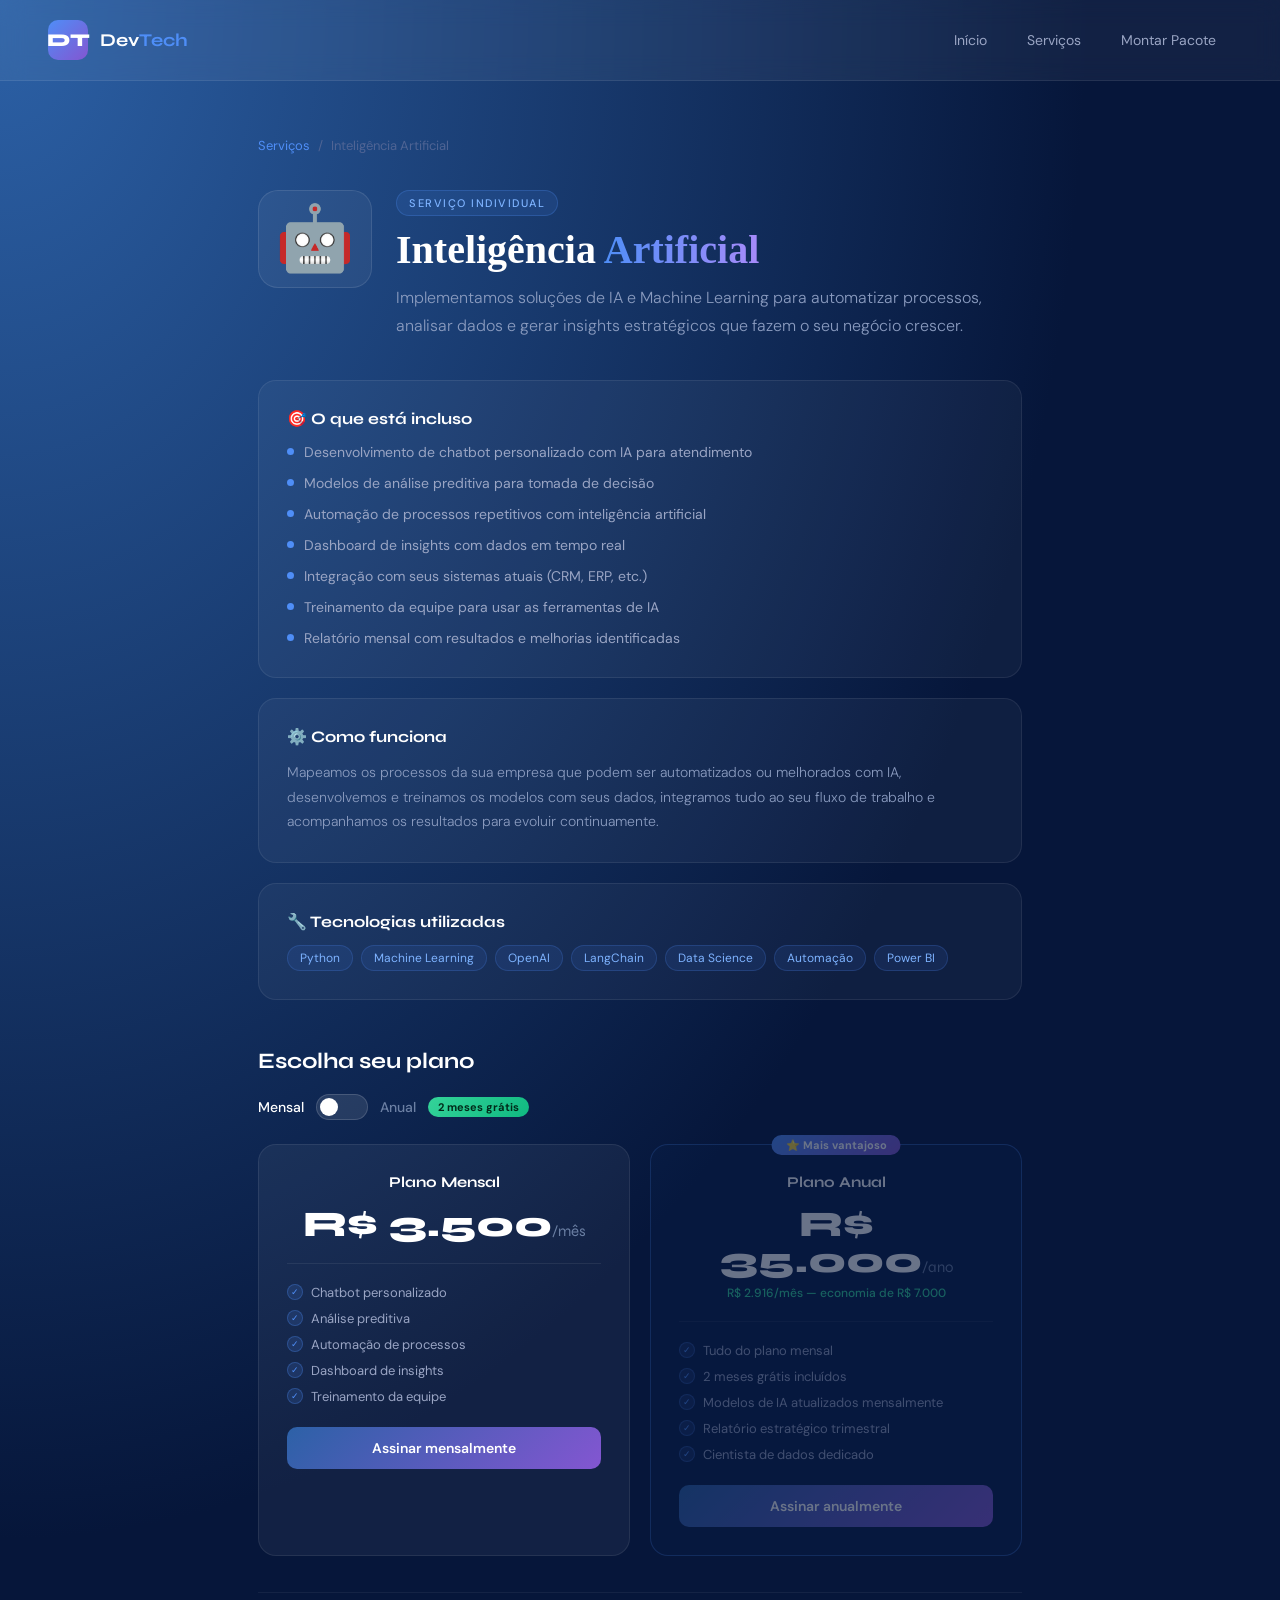
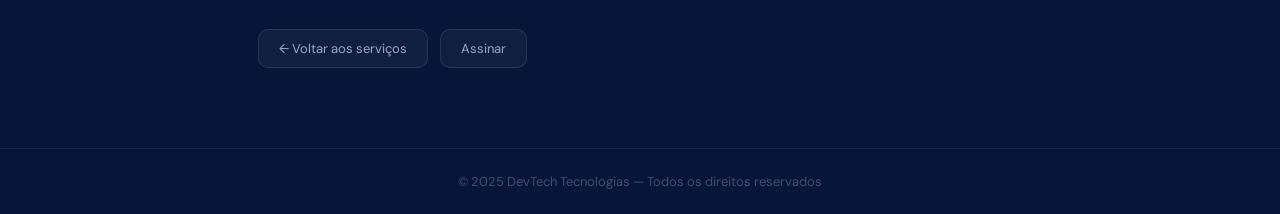
<file: Site DevTech/detalhe-ia.html>
<!DOCTYPE html>
<html lang="pt-br">
<head>
    <meta charset="UTF-8">
    <meta name="viewport" content="width=device-width, initial-scale=1.0">
    <title>Inteligência Artificial — DevTech Tecnologias</title>
    <link href="https://fonts.googleapis.com/css2?family=Syne:wght@600;700;800&family=DM+Sans:wght@300;400;500&display=swap" rel="stylesheet">
    <style>
        * { margin: 0; padding: 0; box-sizing: border-box; }
        body {
            font-family: 'DM Sans', sans-serif;
            background-color: #06163a;
            background-image:
                radial-gradient(ellipse at top left, #2c61a7 0%, #06163a 60%),
                radial-gradient(ellipse at bottom right, #8356d1 0%, transparent 80%);
            min-height: 100vh; color: #e8eaf6;
        }
        nav {
            display: flex; align-items: center; justify-content: space-between;
            padding: 20px 48px; background: rgba(255,255,255,0.05);
            backdrop-filter: blur(12px); border-bottom: 1px solid rgba(255,255,255,0.08);
            position: sticky; top: 0; z-index: 100;
        }
        .logo { display: flex; align-items: center; gap: 12px; text-decoration: none; }
        .logo-icon { width: 40px; height: 40px; background: linear-gradient(135deg, #4f8ef7, #8356d1); border-radius: 10px; display: flex; align-items: center; justify-content: center; font-family: 'Syne', sans-serif; font-weight: 800; font-size: 18px; color: white; }
        .logo-text { font-family: 'Syne', sans-serif; font-weight: 700; font-size: 18px; color: white; }
        .logo-text span { color: #4f8ef7; }
        .nav-links { display: flex; gap: 8px; }
        .nav-links a { color: #9aa5c4; text-decoration: none; font-size: 14px; padding: 8px 16px; border-radius: 8px; transition: all 0.2s; }
        .nav-links a:hover { background: rgba(255,255,255,0.07); color: white; }
        .page { max-width: 860px; margin: 0 auto; padding: 56px 48px 80px; }
        .breadcrumb { display: flex; align-items: center; gap: 8px; font-size: 13px; color: #4f6494; margin-bottom: 36px; }
        .breadcrumb a { color: #4f8ef7; text-decoration: none; }
        .breadcrumb a:hover { text-decoration: underline; }
        .servico-hero { display: flex; align-items: flex-start; gap: 24px; margin-bottom: 40px; animation: fadeUp 0.5s ease both; }
        .servico-emoji-grande { font-size: 64px; line-height: 1; flex-shrink: 0; background: rgba(255,255,255,0.05); border: 1px solid rgba(255,255,255,0.1); border-radius: 20px; padding: 16px; }
        .servico-info { flex: 1; }
        .hero-tag { display: inline-block; background: rgba(79,142,247,0.12); border: 1px solid rgba(79,142,247,0.25); color: #7eb3ff; font-size: 11px; font-weight: 500; letter-spacing: 1.5px; text-transform: uppercase; padding: 5px 12px; border-radius: 20px; margin-bottom: 12px; }
        .servico-info h1 { font-family: Bahnschrift; font-size: 40px; font-weight: 800; color: white; line-height: 1.1; margin-bottom: 12px; }
        .servico-info h1 span { background: linear-gradient(90deg, #4f8ef7, #a78bfa); -webkit-background-clip: text; -webkit-text-fill-color: transparent; background-clip: text; }
        .servico-info p { font-size: 16px; color: #8a9bbf; line-height: 1.75; font-weight: 300; }
        .secoes { display: flex; flex-direction: column; gap: 20px; margin-bottom: 48px; animation: fadeUp 0.5s 0.1s ease both; }
        .secao { background: rgba(255,255,255,0.04); border: 1px solid rgba(255,255,255,0.08); border-radius: 18px; padding: 28px; }
        .secao-titulo { font-family: 'Syne', sans-serif; font-size: 16px; font-weight: 700; color: white; margin-bottom: 14px; display: flex; align-items: center; gap: 8px; }
        .secao p { font-size: 14px; color: #8a9bbf; line-height: 1.75; font-weight: 300; }
        .lista { list-style: none; display: flex; flex-direction: column; gap: 10px; }
        .lista li { font-size: 14px; color: #9aa5c4; display: flex; align-items: flex-start; gap: 10px; line-height: 1.5; }
        .dot-item { width: 7px; height: 7px; border-radius: 50%; background: #4f8ef7; flex-shrink: 0; margin-top: 6px; }
        .techs { display: flex; flex-wrap: wrap; gap: 8px; margin-top: 4px; }
        .tech-tag { background: rgba(79,142,247,0.1); border: 1px solid rgba(79,142,247,0.2); color: #7eb3ff; font-size: 12px; padding: 4px 12px; border-radius: 20px; }
        .planos-section { animation: fadeUp 0.5s 0.2s ease both; }
        .planos-section h2 { font-family: 'Syne', sans-serif; font-size: 22px; font-weight: 700; color: white; margin-bottom: 20px; }
        .toggle-row { display: flex; align-items: center; gap: 12px; margin-bottom: 24px; }
        .toggle-label { font-size: 14px; color: #6b7fa3; font-weight: 500; transition: color 0.2s; }
        .toggle-label.ativo { color: white; }
        .toggle { position: relative; width: 52px; height: 26px; background: rgba(255,255,255,0.1); border-radius: 13px; cursor: pointer; border: 1px solid rgba(255,255,255,0.15); transition: background 0.3s; }
        .toggle.anual { background: rgba(79,142,247,0.35); border-color: rgba(79,142,247,0.5); }
        .toggle-bolinha { position: absolute; top: 3px; left: 3px; width: 18px; height: 18px; border-radius: 50%; background: white; transition: transform 0.3s; }
        .toggle.anual .toggle-bolinha { transform: translateX(26px); }
        .badge-eco { background: linear-gradient(135deg, #34d399, #10b981); color: #012b1a; font-size: 11px; font-weight: 700; padding: 3px 10px; border-radius: 20px; }
        .planos-grid { display: grid; grid-template-columns: 1fr 1fr; gap: 20px; }
        .plano-box { background: rgba(255,255,255,0.05); border: 1px solid rgba(255,255,255,0.08); border-radius: 18px; padding: 28px; transition: all 0.3s; position: relative; }
        .plano-box.destaque { border-color: rgba(79,142,247,0.45); background: rgba(79,142,247,0.06); }
        .badge-pop { position: absolute; top: -10px; left: 50%; transform: translateX(-50%); background: linear-gradient(135deg, #4f8ef7, #8356d1); color: white; font-size: 11px; font-weight: 700; padding: 3px 14px; border-radius: 20px; white-space: nowrap; }
        .plano-nome { font-family: 'Syne', sans-serif; font-size: 15px; font-weight: 700; color: white; text-align: center; margin-bottom: 16px; }
        .plano-preco-area { text-align: center; padding-bottom: 20px; margin-bottom: 20px; border-bottom: 1px solid rgba(255,255,255,0.07); }
        .preco-principal { font-family: 'Syne', sans-serif; font-size: 36px; font-weight: 800; color: white; line-height: 1; }
        .preco-principal span { font-size: 15px; color: #6b7fa3; font-weight: 400; }
        .preco-eco { font-size: 12px; color: #34d399; margin-top: 6px; font-weight: 500; }
        .plano-itens { list-style: none; display: flex; flex-direction: column; gap: 9px; margin-bottom: 22px; }
        .plano-itens li { font-size: 13px; color: #9aa5c4; display: flex; align-items: center; gap: 8px; }
        .check-icon { width: 16px; height: 16px; border-radius: 50%; background: rgba(79,142,247,0.15); border: 1px solid rgba(79,142,247,0.3); display: flex; align-items: center; justify-content: center; font-size: 9px; color: #4f8ef7; flex-shrink: 0; }
        .btn-assinar { display: block; width: 100%; padding: 12px; border-radius: 10px; background: linear-gradient(135deg, #2c61a7, #8356d1); color: white; font-family: 'DM Sans', sans-serif; font-size: 14px; font-weight: 600; border: none; cursor: pointer; text-align: center; text-decoration: none; transition: opacity 0.2s, transform 0.15s; }
        .btn-assinar:hover { opacity: 0.85; transform: translateY(-2px); }
        .rodape-links { display: flex; gap: 12px; margin-top: 36px; padding-top: 36px; border-top: 1px solid rgba(255,255,255,0.06); }
        .btn-link { display: inline-flex; align-items: center; gap: 6px; padding: 10px 20px; border-radius: 10px; border: 1px solid rgba(255,255,255,0.1); background: rgba(255,255,255,0.04); color: #9aa5c4; font-size: 13px; text-decoration: none; transition: all 0.2s; }
        .btn-link:hover { background: rgba(255,255,255,0.08); color: white; }
        footer { text-align: center; padding: 24px; border-top: 1px solid rgba(255,255,255,0.06); color: #3d4f70; font-size: 13px; }
        @keyframes fadeUp { from { opacity: 0; transform: translateY(20px); } to { opacity: 1; transform: translateY(0); } }
        @media (max-width: 700px) { nav { padding: 16px 20px; } .nav-links { display: none; } .page { padding: 32px 20px 60px; } .servico-hero { flex-direction: column; gap: 16px; } .planos-grid { grid-template-columns: 1fr; } }
</style>
</head>
<body>
<nav>
    <a class="logo" href="dashboard.html">
        <div class="logo-icon">DT</div>
        <span class="logo-text">Dev<span>Tech</span></span>
    </a>
    <div class="nav-links">
        <a href="dashboard.html">In&#237;cio</a>
        <a href="serviços.html">Servi&#231;os</a>
        <a href="pacote.html">Montar Pacote</a>
    </div>
</nav>

<div class="page">
    <div class="breadcrumb">
        <a href="serviços.html">Servi&#231;os</a>
        <span>/</span>
        <span>Inteligência Artificial</span>
    </div>

    <div class="servico-hero">
        <div class="servico-emoji-grande">🤖</div>
        <div class="servico-info">
            <div class="hero-tag">Servi&#231;o Individual</div>
            <h1>Inteligência <span>Artificial</span></h1>
            <p>Implementamos soluções de IA e Machine Learning para automatizar processos, analisar dados e gerar insights estratégicos que fazem o seu negócio crescer.</p>
        </div>
    </div>

    <div class="secoes">
        <div class="secao">
            <div class="secao-titulo">&#127919; O que est&#225; incluso</div>
            <ul class="lista">
                    <li><span class="dot-item"></span>Desenvolvimento de chatbot personalizado com IA para atendimento</li>
                    <li><span class="dot-item"></span>Modelos de análise preditiva para tomada de decisão</li>
                    <li><span class="dot-item"></span>Automação de processos repetitivos com inteligência artificial</li>
                    <li><span class="dot-item"></span>Dashboard de insights com dados em tempo real</li>
                    <li><span class="dot-item"></span>Integração com seus sistemas atuais (CRM, ERP, etc.)</li>
                    <li><span class="dot-item"></span>Treinamento da equipe para usar as ferramentas de IA</li>
                    <li><span class="dot-item"></span>Relatório mensal com resultados e melhorias identificadas</li>
            </ul>
        </div>
        <div class="secao">
            <div class="secao-titulo">&#9881;&#65039; Como funciona</div>
            <p>Mapeamos os processos da sua empresa que podem ser automatizados ou melhorados com IA, desenvolvemos e treinamos os modelos com seus dados, integramos tudo ao seu fluxo de trabalho e acompanhamos os resultados para evoluir continuamente.</p>
        </div>
        <div class="secao">
            <div class="secao-titulo">&#128295; Tecnologias utilizadas</div>
            <div class="techs">
                <span class="tech-tag">Python</span>
                <span class="tech-tag">Machine Learning</span>
                <span class="tech-tag">OpenAI</span>
                <span class="tech-tag">LangChain</span>
                <span class="tech-tag">Data Science</span>
                <span class="tech-tag">Automação</span>
                <span class="tech-tag">Power BI</span>
            </div>
        </div>
    </div>

    <div class="planos-section">
        <h2>Escolha seu plano</h2>
        <div class="toggle-row">
            <span class="toggle-label ativo" id="lbl-m">Mensal</span>
            <div class="toggle" id="tog" onclick="alternar()"><div class="toggle-bolinha"></div></div>
            <span class="toggle-label" id="lbl-a">Anual</span>
            <span class="badge-eco">2 meses gr&#225;tis</span>
        </div>
        <div class="planos-grid">
            <div class="plano-box" id="box-mensal">
                <div class="plano-nome">Plano Mensal</div>
                <div class="plano-preco-area">
                    <div class="preco-principal">R$ 3.500<span>/m&#234;s</span></div>
                </div>
                <ul class="plano-itens">
                    <li><span class="check-icon">&#10003;</span>Chatbot personalizado</li>
                    <li><span class="check-icon">&#10003;</span>Análise preditiva</li>
                    <li><span class="check-icon">&#10003;</span>Automação de processos</li>
                    <li><span class="check-icon">&#10003;</span>Dashboard de insights</li>
                    <li><span class="check-icon">&#10003;</span>Treinamento da equipe</li>
                </ul>
                <a href="#" class="btn-assinar">Assinar mensalmente</a>
            </div>
            <div class="plano-box destaque" id="box-anual">
                <div class="badge-pop">&#11088; Mais vantajoso</div>
                <div class="plano-nome">Plano Anual</div>
                <div class="plano-preco-area">
                    <div class="preco-principal">R$ 35.000<span>/ano</span></div>
                    <div class="preco-eco">R$ 2.916/mês — economia de R$ 7.000</div>
                </div>
                <ul class="plano-itens">
                    <li><span class="check-icon">&#10003;</span>Tudo do plano mensal</li>
                    <li><span class="check-icon">&#10003;</span>2 meses grátis incluídos</li>
                    <li><span class="check-icon">&#10003;</span>Modelos de IA atualizados mensalmente</li>
                    <li><span class="check-icon">&#10003;</span>Relatório estratégico trimestral</li>
                    <li><span class="check-icon">&#10003;</span>Cientista de dados dedicado</li>
                </ul>
                <a href="#" class="btn-assinar">Assinar anualmente</a>
            </div>
        </div>

        <div class="rodape-links">
            <a href="serviços.html" class="btn-link">&#8592; Voltar aos servi&#231;os</a>
            <a href="pacote.html" class="btn-link">Assinar</a>
        </div>
    </div>
</div>

<footer>&#169; 2025 DevTech Tecnologias &#8212; Todos os direitos reservados</footer>

<script>
    let anual = false;
    const tog = document.getElementById('tog');
    const lM = document.getElementById('lbl-m');
    const lA = document.getElementById('lbl-a');
    const bM = document.getElementById('box-mensal');
    const bA = document.getElementById('box-anual');
    bM.style.transition = bA.style.transition = 'all 0.3s';
    bA.style.opacity = '0.4';

    function alternar() {
        anual = !anual;
        tog.classList.toggle('anual', anual);
        lM.classList.toggle('ativo', !anual);
        lA.classList.toggle('ativo', anual);
        bM.style.opacity = anual ? '0.4' : '1';
        bA.style.opacity = anual ? '1' : '0.4';
    }
</script>
</body>
</html>
</file>
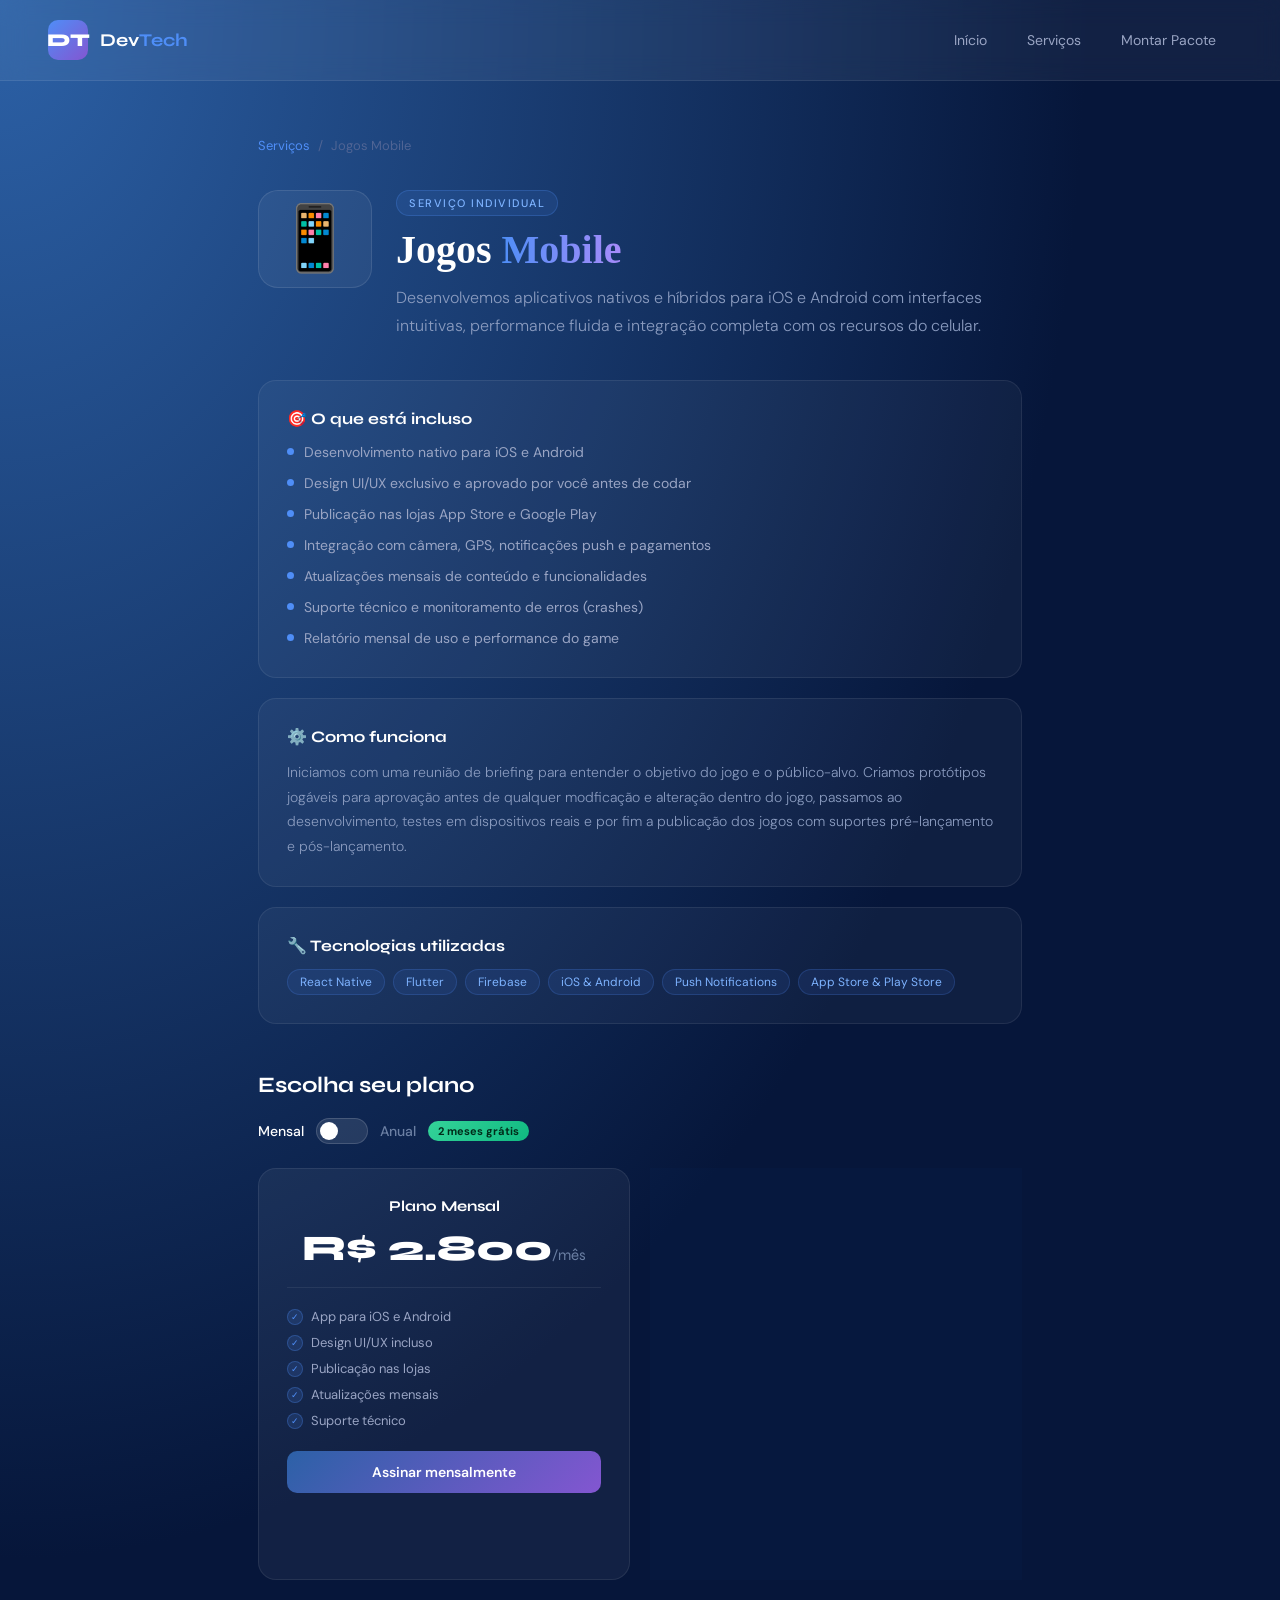
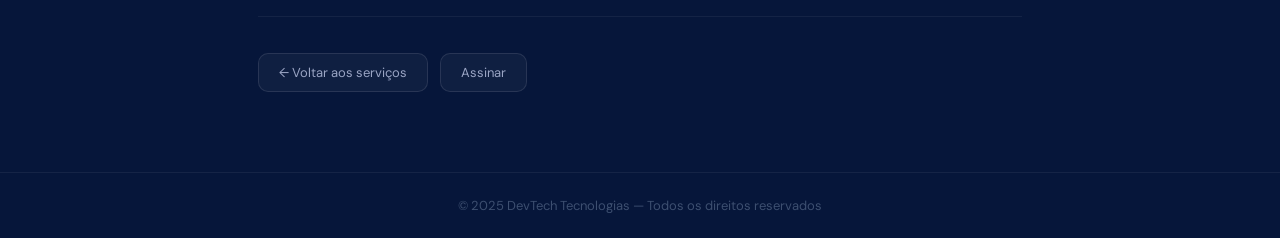
<file: Site DevTech/detalhe-mobile.html>
<!DOCTYPE html>
<html lang="pt-br">
<head>
    <meta charset="UTF-8">
    <meta name="viewport" content="width=device-width, initial-scale=1.0">
    <title>Aplicativos Mobile — DevTech Tecnologias</title>
    <link href="https://fonts.googleapis.com/css2?family=Syne:wght@600;700;800&family=DM+Sans:wght@300;400;500&display=swap" rel="stylesheet">
    <style>
        * { margin: 0; padding: 0; box-sizing: border-box; }
        body {
            font-family: 'DM Sans', sans-serif;
            background-color: #06163a;
            background-image:
                radial-gradient(ellipse at top left, #2c61a7 0%, #06163a 60%),
                radial-gradient(ellipse at bottom right, #8356d1 0%, transparent 80%);
            min-height: 100vh; color: #e8eaf6;
        }
        nav {
            display: flex; align-items: center; justify-content: space-between;
            padding: 20px 48px; background: rgba(255,255,255,0.05);
            backdrop-filter: blur(12px); border-bottom: 1px solid rgba(255,255,255,0.08);
            position: sticky; top: 0; z-index: 100;
        }
        .logo { display: flex; align-items: center; gap: 12px; text-decoration: none; }
        .logo-icon { width: 40px; height: 40px; background: linear-gradient(135deg, #4f8ef7, #8356d1); border-radius: 10px; display: flex; align-items: center; justify-content: center; font-family: 'Syne', sans-serif; font-weight: 800; font-size: 18px; color: white; }
        .logo-text { font-family: 'Syne', sans-serif; font-weight: 700; font-size: 18px; color: white; }
        .logo-text span { color: #4f8ef7; }
        .nav-links { display: flex; gap: 8px; }
        .nav-links a { color: #9aa5c4; text-decoration: none; font-size: 14px; padding: 8px 16px; border-radius: 8px; transition: all 0.2s; }
        .nav-links a:hover { background: rgba(255,255,255,0.07); color: white; }
        .page { max-width: 860px; margin: 0 auto; padding: 56px 48px 80px; }
        .breadcrumb { display: flex; align-items: center; gap: 8px; font-size: 13px; color: #4f6494; margin-bottom: 36px; }
        .breadcrumb a { color: #4f8ef7; text-decoration: none; }
        .breadcrumb a:hover { text-decoration: underline; }
        .servico-hero { display: flex; align-items: flex-start; gap: 24px; margin-bottom: 40px; animation: fadeUp 0.5s ease both; }
        .servico-emoji-grande { font-size: 64px; line-height: 1; flex-shrink: 0; background: rgba(255,255,255,0.05); border: 1px solid rgba(255,255,255,0.1); border-radius: 20px; padding: 16px; }
        .servico-info { flex: 1; }
        .hero-tag { display: inline-block; background: rgba(79,142,247,0.12); border: 1px solid rgba(79,142,247,0.25); color: #7eb3ff; font-size: 11px; font-weight: 500; letter-spacing: 1.5px; text-transform: uppercase; padding: 5px 12px; border-radius: 20px; margin-bottom: 12px; }
        .servico-info h1 { font-family: Bahnschrift; font-size: 40px; font-weight: 800; color: white; line-height: 1.1; margin-bottom: 12px; }
        .servico-info h1 span { background: linear-gradient(90deg, #4f8ef7, #a78bfa); -webkit-background-clip: text; -webkit-text-fill-color: transparent; background-clip: text; }
        .servico-info p { font-size: 16px; color: #8a9bbf; line-height: 1.75; font-weight: 300; }
        .secoes { display: flex; flex-direction: column; gap: 20px; margin-bottom: 48px; animation: fadeUp 0.5s 0.1s ease both; }
        .secao { background: rgba(255,255,255,0.04); border: 1px solid rgba(255,255,255,0.08); border-radius: 18px; padding: 28px; }
        .secao-titulo { font-family: 'Syne', sans-serif; font-size: 16px; font-weight: 700; color: white; margin-bottom: 14px; display: flex; align-items: center; gap: 8px; }
        .secao p { font-size: 14px; color: #8a9bbf; line-height: 1.75; font-weight: 300; }
        .lista { list-style: none; display: flex; flex-direction: column; gap: 10px; }
        .lista li { font-size: 14px; color: #9aa5c4; display: flex; align-items: flex-start; gap: 10px; line-height: 1.5; }
        .dot-item { width: 7px; height: 7px; border-radius: 50%; background: #4f8ef7; flex-shrink: 0; margin-top: 6px; }
        .techs { display: flex; flex-wrap: wrap; gap: 8px; margin-top: 4px; }
        .tech-tag { background: rgba(79,142,247,0.1); border: 1px solid rgba(79,142,247,0.2); color: #7eb3ff; font-size: 12px; padding: 4px 12px; border-radius: 20px; }
        .planos-section { animation: fadeUp 0.5s 0.2s ease both; }
        .planos-section h2 { font-family: 'Syne', sans-serif; font-size: 22px; font-weight: 700; color: white; margin-bottom: 20px; }
        .toggle-row { display: flex; align-items: center; gap: 12px; margin-bottom: 24px; }
        .toggle-label { font-size: 14px; color: #6b7fa3; font-weight: 500; transition: color 0.2s; }
        .toggle-label.ativo { color: white; }
        .toggle { position: relative; width: 52px; height: 26px; background: rgba(255,255,255,0.1); border-radius: 13px; cursor: pointer; border: 1px solid rgba(255,255,255,0.15); transition: background 0.3s; }
        .toggle.anual { background: rgba(79,142,247,0.35); border-color: rgba(79,142,247,0.5); }
        .toggle-bolinha { position: absolute; top: 3px; left: 3px; width: 18px; height: 18px; border-radius: 50%; background: white; transition: transform 0.3s; }
        .toggle.anual .toggle-bolinha { transform: translateX(26px); }
        .badge-eco { background: linear-gradient(135deg, #34d399, #10b981); color: #012b1a; font-size: 11px; font-weight: 700; padding: 3px 10px; border-radius: 20px; }
        .planos-grid { display: grid; grid-template-columns: 1fr 1fr; gap: 20px; }
        .plano-box { background: rgba(255,255,255,0.05); border: 1px solid rgba(255,255,255,0.08); border-radius: 18px; padding: 28px; transition: all 0.3s; position: relative; }
        .plano-box.destaque { border-color: rgba(79,142,247,0.45); background: rgba(79,142,247,0.06); }
        .badge-pop { position: absolute; top: -10px; left: 50%; transform: translateX(-50%); background: linear-gradient(135deg, #4f8ef7, #8356d1); color: white; font-size: 11px; font-weight: 700; padding: 3px 14px; border-radius: 20px; white-space: nowrap; }
        .plano-nome { font-family: 'Syne', sans-serif; font-size: 15px; font-weight: 700; color: white; text-align: center; margin-bottom: 16px; }
        .plano-preco-area { text-align: center; padding-bottom: 20px; margin-bottom: 20px; border-bottom: 1px solid rgba(255,255,255,0.07); }
        .preco-principal { font-family: 'Syne', sans-serif; font-size: 36px; font-weight: 800; color: white; line-height: 1; }
        .preco-principal span { font-size: 15px; color: #6b7fa3; font-weight: 400; }
        .preco-eco { font-size: 12px; color: #34d399; margin-top: 6px; font-weight: 500; }
        .plano-itens { list-style: none; display: flex; flex-direction: column; gap: 9px; margin-bottom: 22px; }
        .plano-itens li { font-size: 13px; color: #9aa5c4; display: flex; align-items: center; gap: 8px; }
        .check-icon { width: 16px; height: 16px; border-radius: 50%; background: rgba(79,142,247,0.15); border: 1px solid rgba(79,142,247,0.3); display: flex; align-items: center; justify-content: center; font-size: 9px; color: #4f8ef7; flex-shrink: 0; }
        .btn-assinar { display: block; width: 100%; padding: 12px; border-radius: 10px; background: linear-gradient(135deg, #2c61a7, #8356d1); color: white; font-family: 'DM Sans', sans-serif; font-size: 14px; font-weight: 600; border: none; cursor: pointer; text-align: center; text-decoration: none; transition: opacity 0.2s, transform 0.15s; }
        .btn-assinar:hover { opacity: 0.85; transform: translateY(-2px); }
        .rodape-links { display: flex; gap: 12px; margin-top: 36px; padding-top: 36px; border-top: 1px solid rgba(255,255,255,0.06); }
        .btn-link { display: inline-flex; align-items: center; gap: 6px; padding: 10px 20px; border-radius: 10px; border: 1px solid rgba(255,255,255,0.1); background: rgba(255,255,255,0.04); color: #9aa5c4; font-size: 13px; text-decoration: none; transition: all 0.2s; }
        .btn-link:hover { background: rgba(255,255,255,0.08); color: white; }
        footer { text-align: center; padding: 24px; border-top: 1px solid rgba(255,255,255,0.06); color: #3d4f70; font-size: 13px; }
        @keyframes fadeUp { from { opacity: 0; transform: translateY(20px); } to { opacity: 1; transform: translateY(0); } }
        @media (max-width: 700px) { nav { padding: 16px 20px; } .nav-links { display: none; } .page { padding: 32px 20px 60px; } .servico-hero { flex-direction: column; gap: 16px; } .planos-grid { grid-template-columns: 1fr; } }
</style>
</head>
<body>
<nav>
    <a class="logo" href="dashboard.html">
        <div class="logo-icon">DT</div>
        <span class="logo-text">Dev<span>Tech</span></span>
    </a>
    <div class="nav-links">
        <a href="dashboard.html">In&#237;cio</a>
        <a href="serviços.html">Servi&#231;os</a>
        <a href="pacote.html">Montar Pacote</a>
    </div>
</nav>

<div class="page">
    <div class="breadcrumb">
        <a href="serviços.html">Servi&#231;os</a>
        <span>/</span>
        <span>Jogos Mobile</span>
    </div>

    <div class="servico-hero">
        <div class="servico-emoji-grande">📱</div>
        <div class="servico-info">
            <div class="hero-tag">Servi&#231;o Individual</div>
            <h1>Jogos <span>Mobile</span></h1>
            <p>Desenvolvemos aplicativos nativos e híbridos para iOS e Android com interfaces intuitivas, performance fluida e integração completa com os recursos do celular.</p>
        </div>
    </div>

    <div class="secoes">
        <div class="secao">
            <div class="secao-titulo">&#127919; O que est&#225; incluso</div>
            <ul class="lista">
                    <li><span class="dot-item"></span>Desenvolvimento nativo para iOS e Android</li>
                    <li><span class="dot-item"></span>Design UI/UX exclusivo e aprovado por você antes de codar</li>
                    <li><span class="dot-item"></span>Publicação nas lojas App Store e Google Play</li>
                    <li><span class="dot-item"></span>Integração com câmera, GPS, notificações push e pagamentos</li>
                    <li><span class="dot-item"></span>Atualizações mensais de conteúdo e funcionalidades</li>
                    <li><span class="dot-item"></span>Suporte técnico e monitoramento de erros (crashes)</li>
                    <li><span class="dot-item"></span>Relatório mensal de uso e performance do game</li>
            </ul>
        </div>
        <div class="secao">
            <div class="secao-titulo">&#9881;&#65039; Como funciona</div>
            <p>Iniciamos com uma reunião de briefing para entender o objetivo do jogo e o público-alvo. Criamos protótipos jogáveis para aprovação antes de qualquer modficação e alteração dentro do jogo, passamos ao desenvolvimento, testes em dispositivos reais e por fim a publicação dos jogos com suportes pré-lançamento e pós-lançamento.</p>
        </div>
        <div class="secao">
            <div class="secao-titulo">&#128295; Tecnologias utilizadas</div>
            <div class="techs">
                <span class="tech-tag">React Native</span>
                <span class="tech-tag">Flutter</span>
                <span class="tech-tag">Firebase</span>
                <span class="tech-tag">iOS & Android</span>
                <span class="tech-tag">Push Notifications</span>
                <span class="tech-tag">App Store & Play Store</span>
            </div>
        </div>
    </div>

    <div class="planos-section">
        <h2>Escolha seu plano</h2>
        <div class="toggle-row">
            <span class="toggle-label ativo" id="lbl-m">Mensal</span>
            <div class="toggle" id="tog" onclick="alternar()"><div class="toggle-bolinha"></div></div>
            <span class="toggle-label" id="lbl-a">Anual</span>
            <span class="badge-eco">2 meses gr&#225;tis</span>
        </div>
        <div class="planos-grid">
            <div class="plano-box" id="box-mensal">
                <div class="plano-nome">Plano Mensal</div>
                <div class="plano-preco-area">
                    <div class="preco-principal">R$ 2.800<span>/m&#234;s</span></div>
                </div>
                <ul class="plano-itens">
                    <li><span class="check-icon">&#10003;</span>App para iOS e Android</li>
                    <li><span class="check-icon">&#10003;</span>Design UI/UX incluso</li>
                    <li><span class="check-icon">&#10003;</span>Publicação nas lojas</li>
                    <li><span class="check-icon">&#10003;</span>Atualizações mensais</li>
                    <li><span class="check-icon">&#10003;</span>Suporte técnico</li>
                </ul>
                <a href="#" class="btn-assinar">Assinar mensalmente</a>
            </div>
            <div class="plano-box destaque" id="box-anual">
                <div class="badge-pop">&#11088; Mais vantajoso</div>
                <div class="plano-nome">Plano Anual</div>
                <div class="plano-preco-area">
                    <div class="preco-principal">R$ 28.000<span>/ano</span></div>
                    <div class="preco-eco">R$ 2.333/mês — economia de R$ 5.600</div>
                </div>
                <ul class="plano-itens">
                    <li><span class="check-icon">&#10003;</span>Tudo do plano mensal</li>
                    <li><span class="check-icon">&#10003;</span>2 meses grátis incluídos</li>
                    <li><span class="check-icon">&#10003;</span>Prioridade no atendimento</li>
                    <li><span class="check-icon">&#10003;</span>1 nova funcionalidade por trimestre</li>
                    <li><span class="check-icon">&#10003;</span>Consultor dedicado</li>
                </ul>
                <a href="#" class="btn-assinar">Assinar anualmente</a>
            </div>
        </div>

        <div class="rodape-links">
            <a href="serviços.html" class="btn-link">&#8592; Voltar aos servi&#231;os</a>
            <a href="pacote.html" class="btn-link">Assinar</a>
        </div>
    </div>
</div>

<footer>&#169; 2025 DevTech Tecnologias &#8212; Todos os direitos reservados</footer>

<script>
    let anual = false;
    const tog = document.getElementById('tog');
    const lM = document.getElementById('lbl-m');
    const lA = document.getElementById('lbl-a');
    const bM = document.getElementById('box-mensal');
    const bA = document.getElementById('box-anual');
    bM.style.transition = bA.style.transition = 'all 0.3s';
    bA.style.opacity = '0.4';

    function alternar() {
        anual = !anual;
        tog.classList.toggle('anual', anual);
        lM.classList.toggle('ativo', !anual);
        lA.classList.toggle('ativo', anual);
        bM.style.opacity = anual ? '0.4' : '1';
        bA.style.opacity = anual ? '1' : '0.4';
    }
</script>
</body>
</html>
</file>
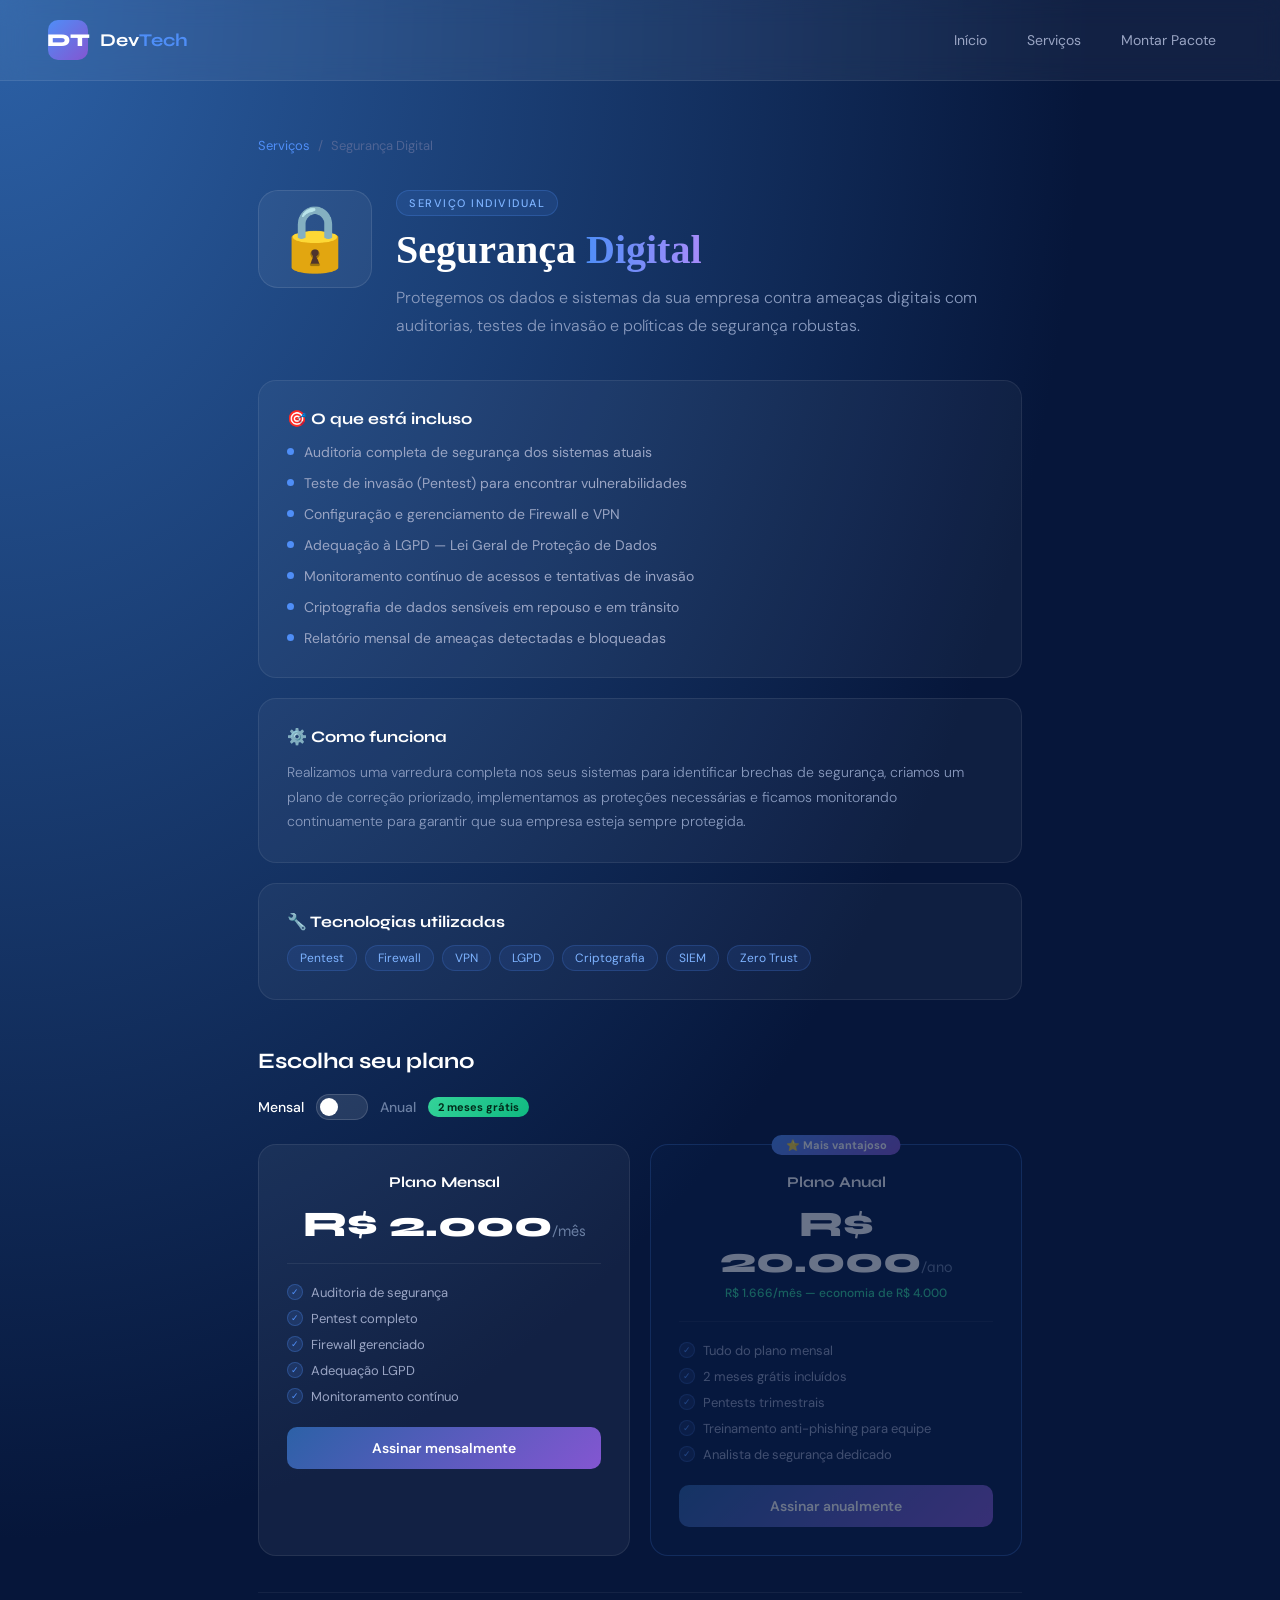
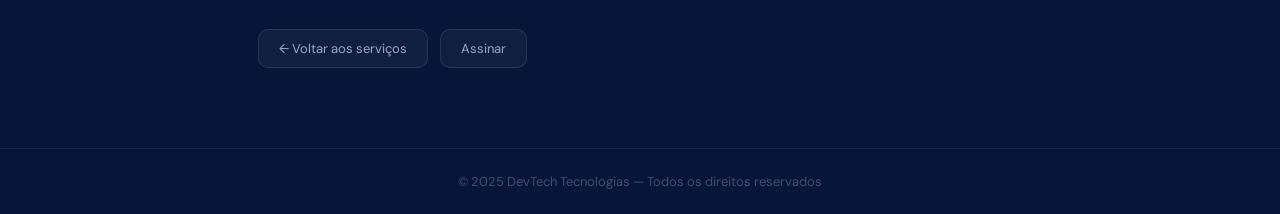
<file: Site DevTech/detalhe-seguranca.html>
<!DOCTYPE html>
<html lang="pt-br">
<head>
    <meta charset="UTF-8">
    <meta name="viewport" content="width=device-width, initial-scale=1.0">
    <title>Segurança Digital — DevTech Tecnologias</title>
    <link href="https://fonts.googleapis.com/css2?family=Syne:wght@600;700;800&family=DM+Sans:wght@300;400;500&display=swap" rel="stylesheet">
    <style>
        * { margin: 0; padding: 0; box-sizing: border-box; }
        body {
            font-family: 'DM Sans', sans-serif;
            background-color: #06163a;
            background-image:
                radial-gradient(ellipse at top left, #2c61a7 0%, #06163a 60%),
                radial-gradient(ellipse at bottom right, #8356d1 0%, transparent 80%);
            min-height: 100vh; color: #e8eaf6;
        }
        nav {
            display: flex; align-items: center; justify-content: space-between;
            padding: 20px 48px; background: rgba(255,255,255,0.05);
            backdrop-filter: blur(12px); border-bottom: 1px solid rgba(255,255,255,0.08);
            position: sticky; top: 0; z-index: 100;
        }
        .logo { display: flex; align-items: center; gap: 12px; text-decoration: none; }
        .logo-icon { width: 40px; height: 40px; background: linear-gradient(135deg, #4f8ef7, #8356d1); border-radius: 10px; display: flex; align-items: center; justify-content: center; font-family: 'Syne', sans-serif; font-weight: 800; font-size: 18px; color: white; }
        .logo-text { font-family: 'Syne', sans-serif; font-weight: 700; font-size: 18px; color: white; }
        .logo-text span { color: #4f8ef7; }
        .nav-links { display: flex; gap: 8px; }
        .nav-links a { color: #9aa5c4; text-decoration: none; font-size: 14px; padding: 8px 16px; border-radius: 8px; transition: all 0.2s; }
        .nav-links a:hover { background: rgba(255,255,255,0.07); color: white; }
        .page { max-width: 860px; margin: 0 auto; padding: 56px 48px 80px; }
        .breadcrumb { display: flex; align-items: center; gap: 8px; font-size: 13px; color: #4f6494; margin-bottom: 36px; }
        .breadcrumb a { color: #4f8ef7; text-decoration: none; }
        .breadcrumb a:hover { text-decoration: underline; }
        .servico-hero { display: flex; align-items: flex-start; gap: 24px; margin-bottom: 40px; animation: fadeUp 0.5s ease both; }
        .servico-emoji-grande { font-size: 64px; line-height: 1; flex-shrink: 0; background: rgba(255,255,255,0.05); border: 1px solid rgba(255,255,255,0.1); border-radius: 20px; padding: 16px; }
        .servico-info { flex: 1; }
        .hero-tag { display: inline-block; background: rgba(79,142,247,0.12); border: 1px solid rgba(79,142,247,0.25); color: #7eb3ff; font-size: 11px; font-weight: 500; letter-spacing: 1.5px; text-transform: uppercase; padding: 5px 12px; border-radius: 20px; margin-bottom: 12px; }
        .servico-info h1 { font-family: Bahnschrift; font-size: 40px; font-weight: 800; color: white; line-height: 1.1; margin-bottom: 12px; }
        .servico-info h1 span { background: linear-gradient(90deg, #4f8ef7, #a78bfa); -webkit-background-clip: text; -webkit-text-fill-color: transparent; background-clip: text; }
        .servico-info p { font-size: 16px; color: #8a9bbf; line-height: 1.75; font-weight: 300; }
        .secoes { display: flex; flex-direction: column; gap: 20px; margin-bottom: 48px; animation: fadeUp 0.5s 0.1s ease both; }
        .secao { background: rgba(255,255,255,0.04); border: 1px solid rgba(255,255,255,0.08); border-radius: 18px; padding: 28px; }
        .secao-titulo { font-family: 'Syne', sans-serif; font-size: 16px; font-weight: 700; color: white; margin-bottom: 14px; display: flex; align-items: center; gap: 8px; }
        .secao p { font-size: 14px; color: #8a9bbf; line-height: 1.75; font-weight: 300; }
        .lista { list-style: none; display: flex; flex-direction: column; gap: 10px; }
        .lista li { font-size: 14px; color: #9aa5c4; display: flex; align-items: flex-start; gap: 10px; line-height: 1.5; }
        .dot-item { width: 7px; height: 7px; border-radius: 50%; background: #4f8ef7; flex-shrink: 0; margin-top: 6px; }
        .techs { display: flex; flex-wrap: wrap; gap: 8px; margin-top: 4px; }
        .tech-tag { background: rgba(79,142,247,0.1); border: 1px solid rgba(79,142,247,0.2); color: #7eb3ff; font-size: 12px; padding: 4px 12px; border-radius: 20px; }
        .planos-section { animation: fadeUp 0.5s 0.2s ease both; }
        .planos-section h2 { font-family: 'Syne', sans-serif; font-size: 22px; font-weight: 700; color: white; margin-bottom: 20px; }
        .toggle-row { display: flex; align-items: center; gap: 12px; margin-bottom: 24px; }
        .toggle-label { font-size: 14px; color: #6b7fa3; font-weight: 500; transition: color 0.2s; }
        .toggle-label.ativo { color: white; }
        .toggle { position: relative; width: 52px; height: 26px; background: rgba(255,255,255,0.1); border-radius: 13px; cursor: pointer; border: 1px solid rgba(255,255,255,0.15); transition: background 0.3s; }
        .toggle.anual { background: rgba(79,142,247,0.35); border-color: rgba(79,142,247,0.5); }
        .toggle-bolinha { position: absolute; top: 3px; left: 3px; width: 18px; height: 18px; border-radius: 50%; background: white; transition: transform 0.3s; }
        .toggle.anual .toggle-bolinha { transform: translateX(26px); }
        .badge-eco { background: linear-gradient(135deg, #34d399, #10b981); color: #012b1a; font-size: 11px; font-weight: 700; padding: 3px 10px; border-radius: 20px; }
        .planos-grid { display: grid; grid-template-columns: 1fr 1fr; gap: 20px; }
        .plano-box { background: rgba(255,255,255,0.05); border: 1px solid rgba(255,255,255,0.08); border-radius: 18px; padding: 28px; transition: all 0.3s; position: relative; }
        .plano-box.destaque { border-color: rgba(79,142,247,0.45); background: rgba(79,142,247,0.06); }
        .badge-pop { position: absolute; top: -10px; left: 50%; transform: translateX(-50%); background: linear-gradient(135deg, #4f8ef7, #8356d1); color: white; font-size: 11px; font-weight: 700; padding: 3px 14px; border-radius: 20px; white-space: nowrap; }
        .plano-nome { font-family: 'Syne', sans-serif; font-size: 15px; font-weight: 700; color: white; text-align: center; margin-bottom: 16px; }
        .plano-preco-area { text-align: center; padding-bottom: 20px; margin-bottom: 20px; border-bottom: 1px solid rgba(255,255,255,0.07); }
        .preco-principal { font-family: 'Syne', sans-serif; font-size: 36px; font-weight: 800; color: white; line-height: 1; }
        .preco-principal span { font-size: 15px; color: #6b7fa3; font-weight: 400; }
        .preco-eco { font-size: 12px; color: #34d399; margin-top: 6px; font-weight: 500; }
        .plano-itens { list-style: none; display: flex; flex-direction: column; gap: 9px; margin-bottom: 22px; }
        .plano-itens li { font-size: 13px; color: #9aa5c4; display: flex; align-items: center; gap: 8px; }
        .check-icon { width: 16px; height: 16px; border-radius: 50%; background: rgba(79,142,247,0.15); border: 1px solid rgba(79,142,247,0.3); display: flex; align-items: center; justify-content: center; font-size: 9px; color: #4f8ef7; flex-shrink: 0; }
        .btn-assinar { display: block; width: 100%; padding: 12px; border-radius: 10px; background: linear-gradient(135deg, #2c61a7, #8356d1); color: white; font-family: 'DM Sans', sans-serif; font-size: 14px; font-weight: 600; border: none; cursor: pointer; text-align: center; text-decoration: none; transition: opacity 0.2s, transform 0.15s; }
        .btn-assinar:hover { opacity: 0.85; transform: translateY(-2px); }
        .rodape-links { display: flex; gap: 12px; margin-top: 36px; padding-top: 36px; border-top: 1px solid rgba(255,255,255,0.06); }
        .btn-link { display: inline-flex; align-items: center; gap: 6px; padding: 10px 20px; border-radius: 10px; border: 1px solid rgba(255,255,255,0.1); background: rgba(255,255,255,0.04); color: #9aa5c4; font-size: 13px; text-decoration: none; transition: all 0.2s; }
        .btn-link:hover { background: rgba(255,255,255,0.08); color: white; }
        footer { text-align: center; padding: 24px; border-top: 1px solid rgba(255,255,255,0.06); color: #3d4f70; font-size: 13px; }
        @keyframes fadeUp { from { opacity: 0; transform: translateY(20px); } to { opacity: 1; transform: translateY(0); } }
        @media (max-width: 700px) { nav { padding: 16px 20px; } .nav-links { display: none; } .page { padding: 32px 20px 60px; } .servico-hero { flex-direction: column; gap: 16px; } .planos-grid { grid-template-columns: 1fr; } }
</style>
</head>
<body>
<nav>
    <a class="logo" href="dashboard.html">
        <div class="logo-icon">DT</div>
        <span class="logo-text">Dev<span>Tech</span></span>
    </a>
    <div class="nav-links">
        <a href="dashboard.html">In&#237;cio</a>
        <a href="serviços.html">Servi&#231;os</a>
        <a href="pacote.html">Montar Pacote</a>
    </div>
</nav>

<div class="page">
    <div class="breadcrumb">
        <a href="serviços.html">Servi&#231;os</a>
        <span>/</span>
        <span>Segurança Digital</span>
    </div>

    <div class="servico-hero">
        <div class="servico-emoji-grande">🔒</div>
        <div class="servico-info">
            <div class="hero-tag">Servi&#231;o Individual</div>
            <h1>Segurança <span>Digital</span></h1>
            <p>Protegemos os dados e sistemas da sua empresa contra ameaças digitais com auditorias, testes de invasão e políticas de segurança robustas.</p>
        </div>
    </div>

    <div class="secoes">
        <div class="secao">
            <div class="secao-titulo">&#127919; O que est&#225; incluso</div>
            <ul class="lista">
                    <li><span class="dot-item"></span>Auditoria completa de segurança dos sistemas atuais</li>
                    <li><span class="dot-item"></span>Teste de invasão (Pentest) para encontrar vulnerabilidades</li>
                    <li><span class="dot-item"></span>Configuração e gerenciamento de Firewall e VPN</li>
                    <li><span class="dot-item"></span>Adequação à LGPD — Lei Geral de Proteção de Dados</li>
                    <li><span class="dot-item"></span>Monitoramento contínuo de acessos e tentativas de invasão</li>
                    <li><span class="dot-item"></span>Criptografia de dados sensíveis em repouso e em trânsito</li>
                    <li><span class="dot-item"></span>Relatório mensal de ameaças detectadas e bloqueadas</li>
            </ul>
        </div>
        <div class="secao">
            <div class="secao-titulo">&#9881;&#65039; Como funciona</div>
            <p>Realizamos uma varredura completa nos seus sistemas para identificar brechas de segurança, criamos um plano de correção priorizado, implementamos as proteções necessárias e ficamos monitorando continuamente para garantir que sua empresa esteja sempre protegida.</p>
        </div>
        <div class="secao">
            <div class="secao-titulo">&#128295; Tecnologias utilizadas</div>
            <div class="techs">
                <span class="tech-tag">Pentest</span>
                <span class="tech-tag">Firewall</span>
                <span class="tech-tag">VPN</span>
                <span class="tech-tag">LGPD</span>
                <span class="tech-tag">Criptografia</span>
                <span class="tech-tag">SIEM</span>
                <span class="tech-tag">Zero Trust</span>
            </div>
        </div>
    </div>

    <div class="planos-section">
        <h2>Escolha seu plano</h2>
        <div class="toggle-row">
            <span class="toggle-label ativo" id="lbl-m">Mensal</span>
            <div class="toggle" id="tog" onclick="alternar()"><div class="toggle-bolinha"></div></div>
            <span class="toggle-label" id="lbl-a">Anual</span>
            <span class="badge-eco">2 meses gr&#225;tis</span>
        </div>
        <div class="planos-grid">
            <div class="plano-box" id="box-mensal">
                <div class="plano-nome">Plano Mensal</div>
                <div class="plano-preco-area">
                    <div class="preco-principal">R$ 2.000<span>/m&#234;s</span></div>
                </div>
                <ul class="plano-itens">
                    <li><span class="check-icon">&#10003;</span>Auditoria de segurança</li>
                    <li><span class="check-icon">&#10003;</span>Pentest completo</li>
                    <li><span class="check-icon">&#10003;</span>Firewall gerenciado</li>
                    <li><span class="check-icon">&#10003;</span>Adequação LGPD</li>
                    <li><span class="check-icon">&#10003;</span>Monitoramento contínuo</li>
                </ul>
                <a href="#" class="btn-assinar">Assinar mensalmente</a>
            </div>
            <div class="plano-box destaque" id="box-anual">
                <div class="badge-pop">&#11088; Mais vantajoso</div>
                <div class="plano-nome">Plano Anual</div>
                <div class="plano-preco-area">
                    <div class="preco-principal">R$ 20.000<span>/ano</span></div>
                    <div class="preco-eco">R$ 1.666/mês — economia de R$ 4.000</div>
                </div>
                <ul class="plano-itens">
                    <li><span class="check-icon">&#10003;</span>Tudo do plano mensal</li>
                    <li><span class="check-icon">&#10003;</span>2 meses grátis incluídos</li>
                    <li><span class="check-icon">&#10003;</span>Pentests trimestrais</li>
                    <li><span class="check-icon">&#10003;</span>Treinamento anti-phishing para equipe</li>
                    <li><span class="check-icon">&#10003;</span>Analista de segurança dedicado</li>
                </ul>
                <a href="#" class="btn-assinar">Assinar anualmente</a>
            </div>
        </div>

        <div class="rodape-links">
            <a href="serviços.html" class="btn-link">&#8592; Voltar aos servi&#231;os</a>
            <a href="pacote.html" class="btn-link">Assinar</a>
        </div>
    </div>
</div>

<footer>&#169; 2025 DevTech Tecnologias &#8212; Todos os direitos reservados</footer>

<script>
    let anual = false;
    const tog = document.getElementById('tog');
    const lM = document.getElementById('lbl-m');
    const lA = document.getElementById('lbl-a');
    const bM = document.getElementById('box-mensal');
    const bA = document.getElementById('box-anual');
    bM.style.transition = bA.style.transition = 'all 0.3s';
    bA.style.opacity = '0.4';

    function alternar() {
        anual = !anual;
        tog.classList.toggle('anual', anual);
        lM.classList.toggle('ativo', !anual);
        lA.classList.toggle('ativo', anual);
        bM.style.opacity = anual ? '0.4' : '1';
        bA.style.opacity = anual ? '1' : '0.4';
    }
</script>
</body>
</html>
</file>
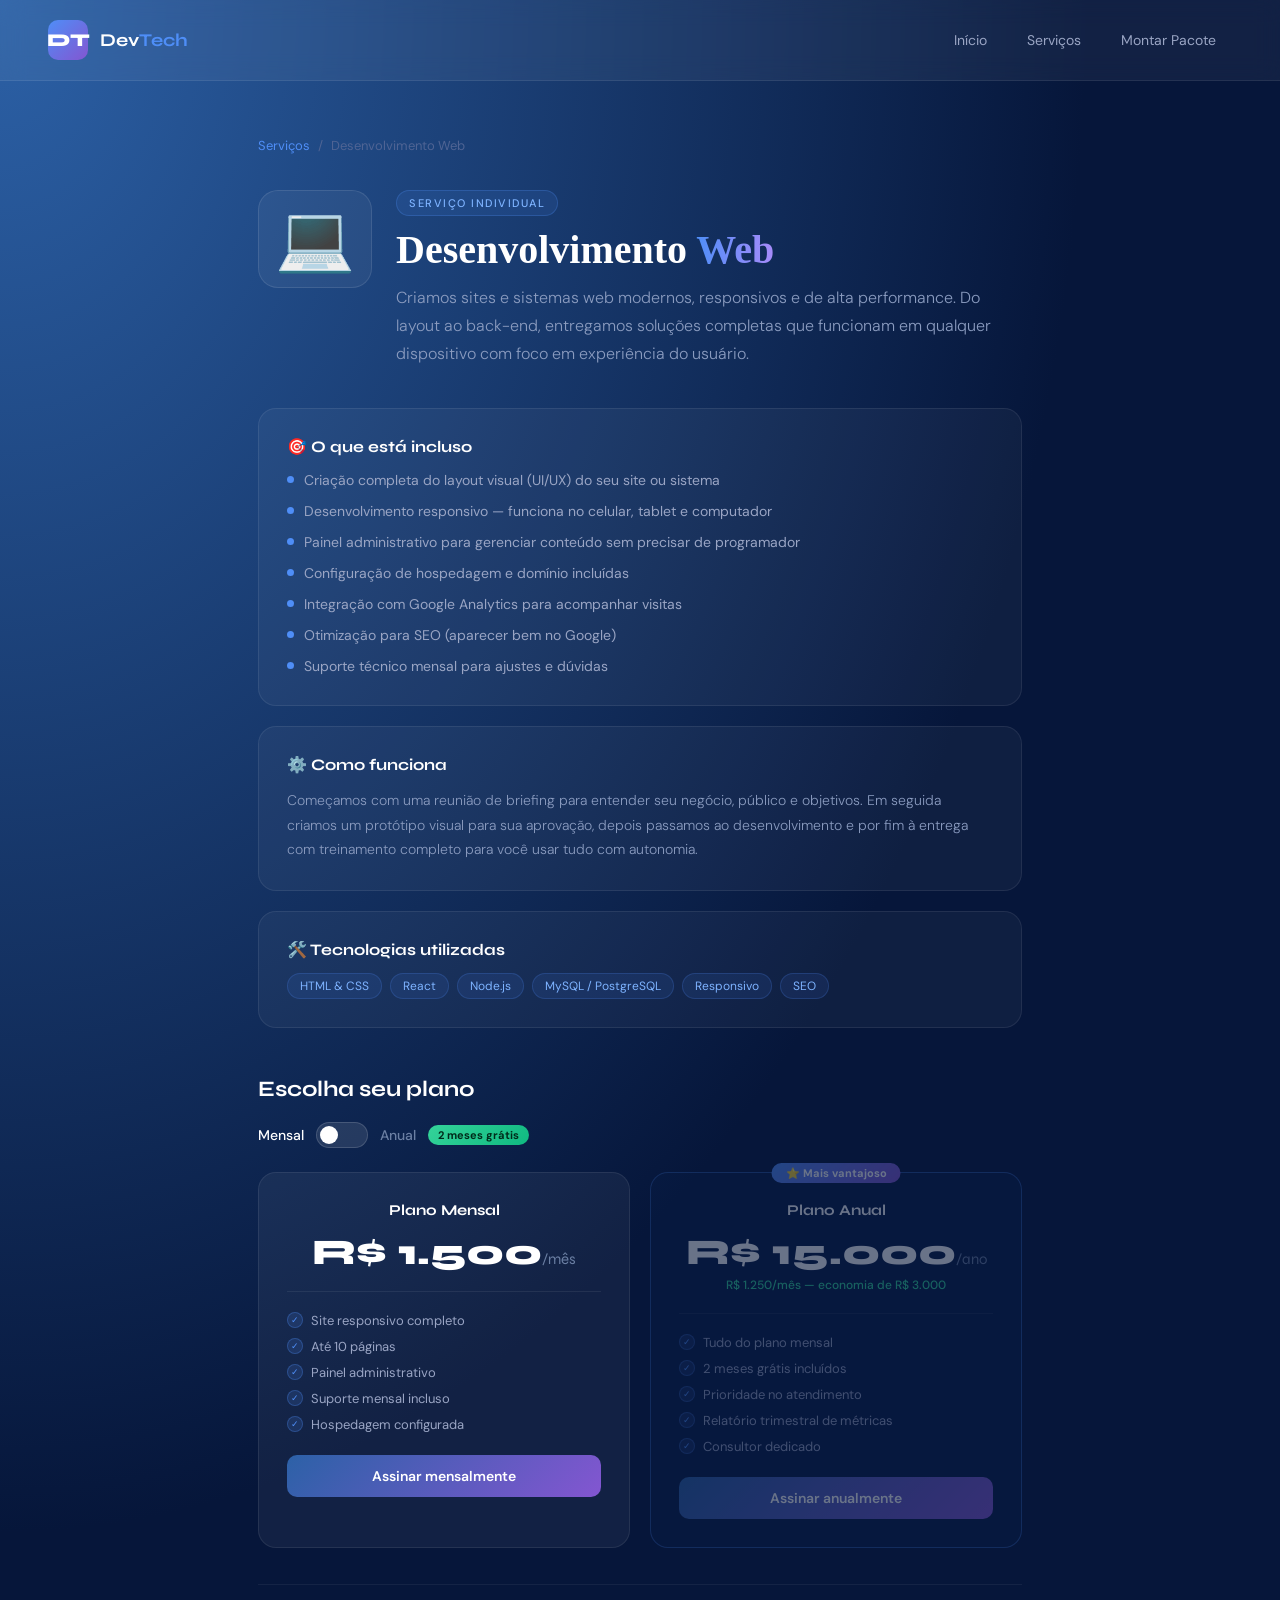
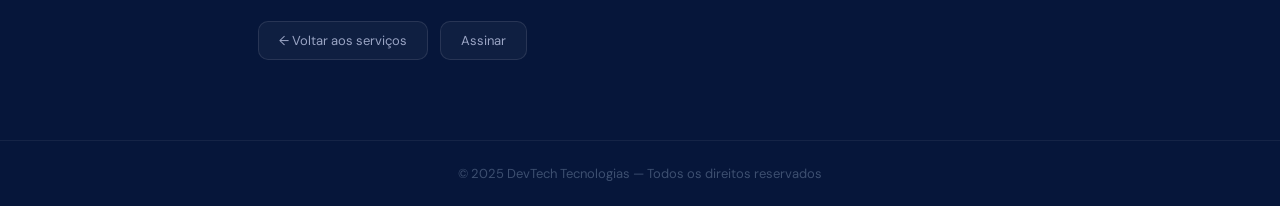
<file: Site DevTech/detalhe-web.html>
<!DOCTYPE html>
<html lang="pt-br">
<head>
    <meta charset="UTF-8">
    <meta name="viewport" content="width=device-width, initial-scale=1.0">
    <title>Desenvolvimento Web — DevTech Tecnologias</title>
    <link href="https://fonts.googleapis.com/css2?family=Syne:wght@600;700;800&family=DM+Sans:wght@300;400;500&display=swap" rel="stylesheet">
    <style>
        * { margin: 0; padding: 0; box-sizing: border-box; }
        body {
            font-family: 'DM Sans', sans-serif;
            background-color: #06163a;
            background-image:
                radial-gradient(ellipse at top left, #2c61a7 0%, #06163a 60%),
                radial-gradient(ellipse at bottom right, #8356d1 0%, transparent 80%);
            min-height: 100vh;
            color: #e8eaf6;
        }
        nav {
            display: flex; align-items: center; justify-content: space-between;
            padding: 20px 48px;
            background: rgba(255,255,255,0.05);
            backdrop-filter: blur(12px);
            border-bottom: 1px solid rgba(255,255,255,0.08);
            position: sticky; top: 0; z-index: 100;
        }
        .logo { display: flex; align-items: center; gap: 12px; text-decoration: none; }
        .logo-icon {
            width: 40px; height: 40px;
            background: linear-gradient(135deg, #4f8ef7, #8356d1);
            border-radius: 10px; display: flex; align-items: center; justify-content: center;
            font-family: 'Syne', sans-serif; font-weight: 800; font-size: 18px; color: white;
        }
        .logo-text { font-family: 'Syne', sans-serif; font-weight: 700; font-size: 18px; color: white; }
        .logo-text span { color: #4f8ef7; }
        .nav-links { display: flex; gap: 8px; }
        .nav-links a {
            color: #9aa5c4; text-decoration: none; font-size: 14px;
            padding: 8px 16px; border-radius: 8px; transition: all 0.2s;
        }
        .nav-links a:hover { background: rgba(255,255,255,0.07); color: white; }
        .nav-links a.ativo { background: rgba(79,142,247,0.15); color: #4f8ef7; pointer-events: none; }

        .page { max-width: 860px; margin: 0 auto; padding: 56px 48px 80px; }

        .breadcrumb {
            display: flex; align-items: center; gap: 8px;
            font-size: 13px; color: #4f6494; margin-bottom: 36px;
        }
        .breadcrumb a { color: #4f8ef7; text-decoration: none; }
        .breadcrumb a:hover { text-decoration: underline; }

        .servico-hero {
            display: flex; align-items: flex-start; gap: 24px;
            margin-bottom: 40px;
            animation: fadeUp 0.5s ease both;
        }
        .servico-emoji-grande {
            font-size: 64px; line-height: 1; flex-shrink: 0;
            background: rgba(255,255,255,0.05);
            border: 1px solid rgba(255,255,255,0.1);
            border-radius: 20px; padding: 16px;
        }
        .servico-info { flex: 1; }
        .hero-tag {
            display: inline-block;
            background: rgba(79,142,247,0.12);
            border: 1px solid rgba(79,142,247,0.25);
            color: #7eb3ff; font-size: 11px; font-weight: 500;
            letter-spacing: 1.5px; text-transform: uppercase;
            padding: 5px 12px; border-radius: 20px; margin-bottom: 12px;
        }
        .servico-info h1 {
            font-family: Bahnschrift; font-size: 40px; font-weight: 800;
            color: white; line-height: 1.1; margin-bottom: 12px;
        }
        .servico-info h1 span {
            background: linear-gradient(90deg, #4f8ef7, #a78bfa);
            -webkit-background-clip: text; -webkit-text-fill-color: transparent; background-clip: text;
        }
        .servico-info p { font-size: 16px; color: #8a9bbf; line-height: 1.75; font-weight: 300; }

        /* SEÇÕES */
        .secoes { display: flex; flex-direction: column; gap: 20px; margin-bottom: 48px; animation: fadeUp 0.5s 0.1s ease both; }
        .secao {
            background: rgba(255,255,255,0.04);
            border: 1px solid rgba(255,255,255,0.08);
            border-radius: 18px; padding: 28px;
        }
        .secao-titulo {
            font-family: 'Syne', sans-serif; font-size: 16px; font-weight: 700;
            color: white; margin-bottom: 14px;
            display: flex; align-items: center; gap: 8px;
        }
        .secao p { font-size: 14px; color: #8a9bbf; line-height: 1.75; font-weight: 300; }
        .lista { list-style: none; display: flex; flex-direction: column; gap: 10px; }
        .lista li { font-size: 14px; color: #9aa5c4; display: flex; align-items: flex-start; gap: 10px; line-height: 1.5; }
        .dot-item {
            width: 7px; height: 7px; border-radius: 50%;
            background: #4f8ef7; flex-shrink: 0; margin-top: 6px;
        }
        .techs { display: flex; flex-wrap: wrap; gap: 8px; margin-top: 4px; }
        .tech-tag {
            background: rgba(79,142,247,0.1); border: 1px solid rgba(79,142,247,0.2);
            color: #7eb3ff; font-size: 12px; padding: 4px 12px; border-radius: 20px;
        }

        /* PLANOS */
        .planos-section { animation: fadeUp 0.5s 0.2s ease both; }
        .planos-section h2 {
            font-family: 'Syne', sans-serif; font-size: 22px; font-weight: 700;
            color: white; margin-bottom: 20px;
        }
        .toggle-row {
            display: flex; align-items: center; gap: 12px; margin-bottom: 24px;
        }
        .toggle-label { font-size: 14px; color: #6b7fa3; font-weight: 500; transition: color 0.2s; }
        .toggle-label.ativo { color: white; }
        .toggle {
            position: relative; width: 52px; height: 26px;
            background: rgba(255,255,255,0.1); border-radius: 13px;
            cursor: pointer; border: 1px solid rgba(255,255,255,0.15); transition: background 0.3s;
        }
        .toggle.anual { background: rgba(79,142,247,0.35); border-color: rgba(79,142,247,0.5); }
        .toggle-bolinha {
            position: absolute; top: 3px; left: 3px;
            width: 18px; height: 18px; border-radius: 50%;
            background: white; transition: transform 0.3s;
        }
        .toggle.anual .toggle-bolinha { transform: translateX(26px); }
        .badge-eco {
            background: linear-gradient(135deg, #34d399, #10b981);
            color: #012b1a; font-size: 11px; font-weight: 700;
            padding: 3px 10px; border-radius: 20px;
        }

        .planos-grid { display: grid; grid-template-columns: 1fr 1fr; gap: 20px; }

        .plano-box {
            background: rgba(255,255,255,0.05);
            border: 1px solid rgba(255,255,255,0.08);
            border-radius: 18px; padding: 28px;
            transition: all 0.3s; position: relative;
        }
        .plano-box.destaque {
            border-color: rgba(79,142,247,0.45);
            background: rgba(79,142,247,0.06);
        }
        .badge-pop {
            position: absolute; top: -10px; left: 50%; transform: translateX(-50%);
            background: linear-gradient(135deg, #4f8ef7, #8356d1);
            color: white; font-size: 11px; font-weight: 700;
            padding: 3px 14px; border-radius: 20px; white-space: nowrap;
        }
        .plano-nome {
            font-family: 'Syne', sans-serif; font-size: 15px; font-weight: 700;
            color: white; text-align: center; margin-bottom: 16px;
        }
        .plano-preco-area {
            text-align: center; padding-bottom: 20px; margin-bottom: 20px;
            border-bottom: 1px solid rgba(255,255,255,0.07);
        }
        .preco-principal {
            font-family: 'Syne', sans-serif; font-size: 36px; font-weight: 800;
            color: white; line-height: 1;
        }
        .preco-principal span { font-size: 15px; color: #6b7fa3; font-weight: 400; }
        .preco-eco { font-size: 12px; color: #34d399; margin-top: 6px; font-weight: 500; }

        .plano-itens { list-style: none; display: flex; flex-direction: column; gap: 9px; margin-bottom: 22px; }
        .plano-itens li { font-size: 13px; color: #9aa5c4; display: flex; align-items: center; gap: 8px; }
        .check-icon {
            width: 16px; height: 16px; border-radius: 50%;
            background: rgba(79,142,247,0.15); border: 1px solid rgba(79,142,247,0.3);
            display: flex; align-items: center; justify-content: center;
            font-size: 9px; color: #4f8ef7; flex-shrink: 0;
        }
        .btn-assinar {
            display: block; width: 100%; padding: 12px; border-radius: 10px;
            background: linear-gradient(135deg, #2c61a7, #8356d1);
            color: white; font-family: 'DM Sans', sans-serif;
            font-size: 14px; font-weight: 600; border: none; cursor: pointer;
            text-align: center; text-decoration: none;
            transition: opacity 0.2s, transform 0.15s;
        }
        .btn-assinar:hover { opacity: 0.85; transform: translateY(-2px); }

        .rodape-links {
            display: flex; gap: 12px; margin-top: 36px;
            padding-top: 36px; border-top: 1px solid rgba(255,255,255,0.06);
        }
        .btn-link {
            display: inline-flex; align-items: center; gap: 6px;
            padding: 10px 20px; border-radius: 10px;
            border: 1px solid rgba(255,255,255,0.1);
            background: rgba(255,255,255,0.04);
            color: #9aa5c4; font-size: 13px; text-decoration: none;
            transition: all 0.2s;
        }
        .btn-link:hover { background: rgba(255,255,255,0.08); color: white; }

        footer {
            text-align: center; padding: 24px;
            border-top: 1px solid rgba(255,255,255,0.06);
            color: #3d4f70; font-size: 13px;
        }

        @keyframes fadeUp {
            from { opacity: 0; transform: translateY(20px); }
            to   { opacity: 1; transform: translateY(0); }
        }
        @media (max-width: 700px) {
            nav { padding: 16px 20px; }
            .nav-links { display: none; }
            .page { padding: 32px 20px 60px; }
            .servico-hero { flex-direction: column; gap: 16px; }
            .planos-grid { grid-template-columns: 1fr; }
        }
    </style>
</head>
<body>
<nav>
    <a class="logo" href="dashboard.html">
        <div class="logo-icon">DT</div>
        <span class="logo-text">Dev<span>Tech</span></span>
    </a>
    <div class="nav-links">
        <a href="dashboard.html">Início</a>
        <a href="serviços.html">Serviços</a>
        <a href="pacote.html">Montar Pacote</a>
    </div>
</nav>

<div class="page">
    <div class="breadcrumb">
        <a href="serviços.html">Serviços</a>
        <span>/</span>
        <span>Desenvolvimento Web</span>
    </div>

    <div class="servico-hero">
        <div class="servico-emoji-grande">💻</div>
        <div class="servico-info">
            <div class="hero-tag">Serviço Individual</div>
            <h1>Desenvolvimento <span>Web</span></h1>
            <p>Criamos sites e sistemas web modernos, responsivos e de alta performance. Do layout ao back-end, entregamos soluções completas que funcionam em qualquer dispositivo com foco em experiência do usuário.</p>
        </div>
    </div>

    <div class="secoes">
        <div class="secao">
            <div class="secao-titulo">🎯 O que está incluso</div>
            <ul class="lista">
                <li><span class="dot-item"></span>Criação completa do layout visual (UI/UX) do seu site ou sistema</li>
                <li><span class="dot-item"></span>Desenvolvimento responsivo — funciona no celular, tablet e computador</li>
                <li><span class="dot-item"></span>Painel administrativo para gerenciar conteúdo sem precisar de programador</li>
                <li><span class="dot-item"></span>Configuração de hospedagem e domínio incluídas</li>
                <li><span class="dot-item"></span>Integração com Google Analytics para acompanhar visitas</li>
                <li><span class="dot-item"></span>Otimização para SEO (aparecer bem no Google)</li>
                <li><span class="dot-item"></span>Suporte técnico mensal para ajustes e dúvidas</li>
            </ul>
        </div>
        <div class="secao">
            <div class="secao-titulo">⚙️ Como funciona</div>
            <p>Começamos com uma reunião de briefing para entender seu negócio, público e objetivos. Em seguida criamos um protótipo visual para sua aprovação, depois passamos ao desenvolvimento e por fim à entrega com treinamento completo para você usar tudo com autonomia.</p>
        </div>
        <div class="secao">
            <div class="secao-titulo">🛠️ Tecnologias utilizadas</div>
            <div class="techs">
                <span class="tech-tag">HTML & CSS</span>
                <span class="tech-tag">React</span>
                <span class="tech-tag">Node.js</span>
                <span class="tech-tag">MySQL / PostgreSQL</span>
                <span class="tech-tag">Responsivo</span>
                <span class="tech-tag">SEO</span>
            </div>
        </div>
    </div>

    <div class="planos-section">
        <h2>Escolha seu plano</h2>
        <div class="toggle-row">
            <span class="toggle-label ativo" id="lbl-m">Mensal</span>
            <div class="toggle" id="tog" onclick="alternar()"><div class="toggle-bolinha"></div></div>
            <span class="toggle-label" id="lbl-a">Anual</span>
            <span class="badge-eco">2 meses grátis</span>
        </div>
        <div class="planos-grid">
            <div class="plano-box" id="box-mensal">
                <div class="plano-nome">Plano Mensal</div>
                <div class="plano-preco-area">
                    <div class="preco-principal">R$ 1.500<span>/mês</span></div>
                </div>
                <ul class="plano-itens">
                    <li><span class="check-icon">✓</span>Site responsivo completo</li>
                    <li><span class="check-icon">✓</span>Até 10 páginas</li>
                    <li><span class="check-icon">✓</span>Painel administrativo</li>
                    <li><span class="check-icon">✓</span>Suporte mensal incluso</li>
                    <li><span class="check-icon">✓</span>Hospedagem configurada</li>
                </ul>
                <a href="#" class="btn-assinar">Assinar mensalmente</a>
            </div>
            <div class="plano-box destaque" id="box-anual">
                <div class="badge-pop">⭐ Mais vantajoso</div>
                <div class="plano-nome">Plano Anual</div>
                <div class="plano-preco-area">
                    <div class="preco-principal">R$ 15.000<span>/ano</span></div>
                    <div class="preco-eco">R$ 1.250/mês — economia de R$ 3.000</div>
                </div>
                <ul class="plano-itens">
                    <li><span class="check-icon">✓</span>Tudo do plano mensal</li>
                    <li><span class="check-icon">✓</span>2 meses grátis incluídos</li>
                    <li><span class="check-icon">✓</span>Prioridade no atendimento</li>
                    <li><span class="check-icon">✓</span>Relatório trimestral de métricas</li>
                    <li><span class="check-icon">✓</span>Consultor dedicado</li>
                </ul>
                <a href="#" class="btn-assinar">Assinar anualmente</a>
            </div>
        </div>

        <div class="rodape-links">
            <a href="serviços.html" class="btn-link">← Voltar aos serviços</a>
            <a href="pacote.html" class="btn-link">Assinar</a>
        </div>
    </div>
</div>

<footer>© 2025 DevTech Tecnologias — Todos os direitos reservados</footer>

<script>
    let anual = false;
    const tog = document.getElementById('tog');
    const lM = document.getElementById('lbl-m');
    const lA = document.getElementById('lbl-a');
    const bM = document.getElementById('box-mensal');
    const bA = document.getElementById('box-anual');
    bM.style.transition = bA.style.transition = 'all 0.3s';

    function alternar() {
        anual = !anual;
        tog.classList.toggle('anual', anual);
        lM.classList.toggle('ativo', !anual);
        lA.classList.toggle('ativo', anual);
        bM.style.opacity = anual ? '0.4' : '1';
        bA.style.opacity = anual ? '1' : '0.4';
    }
    bA.style.opacity = '0.4';
</script>
</body>
</html>
</file>
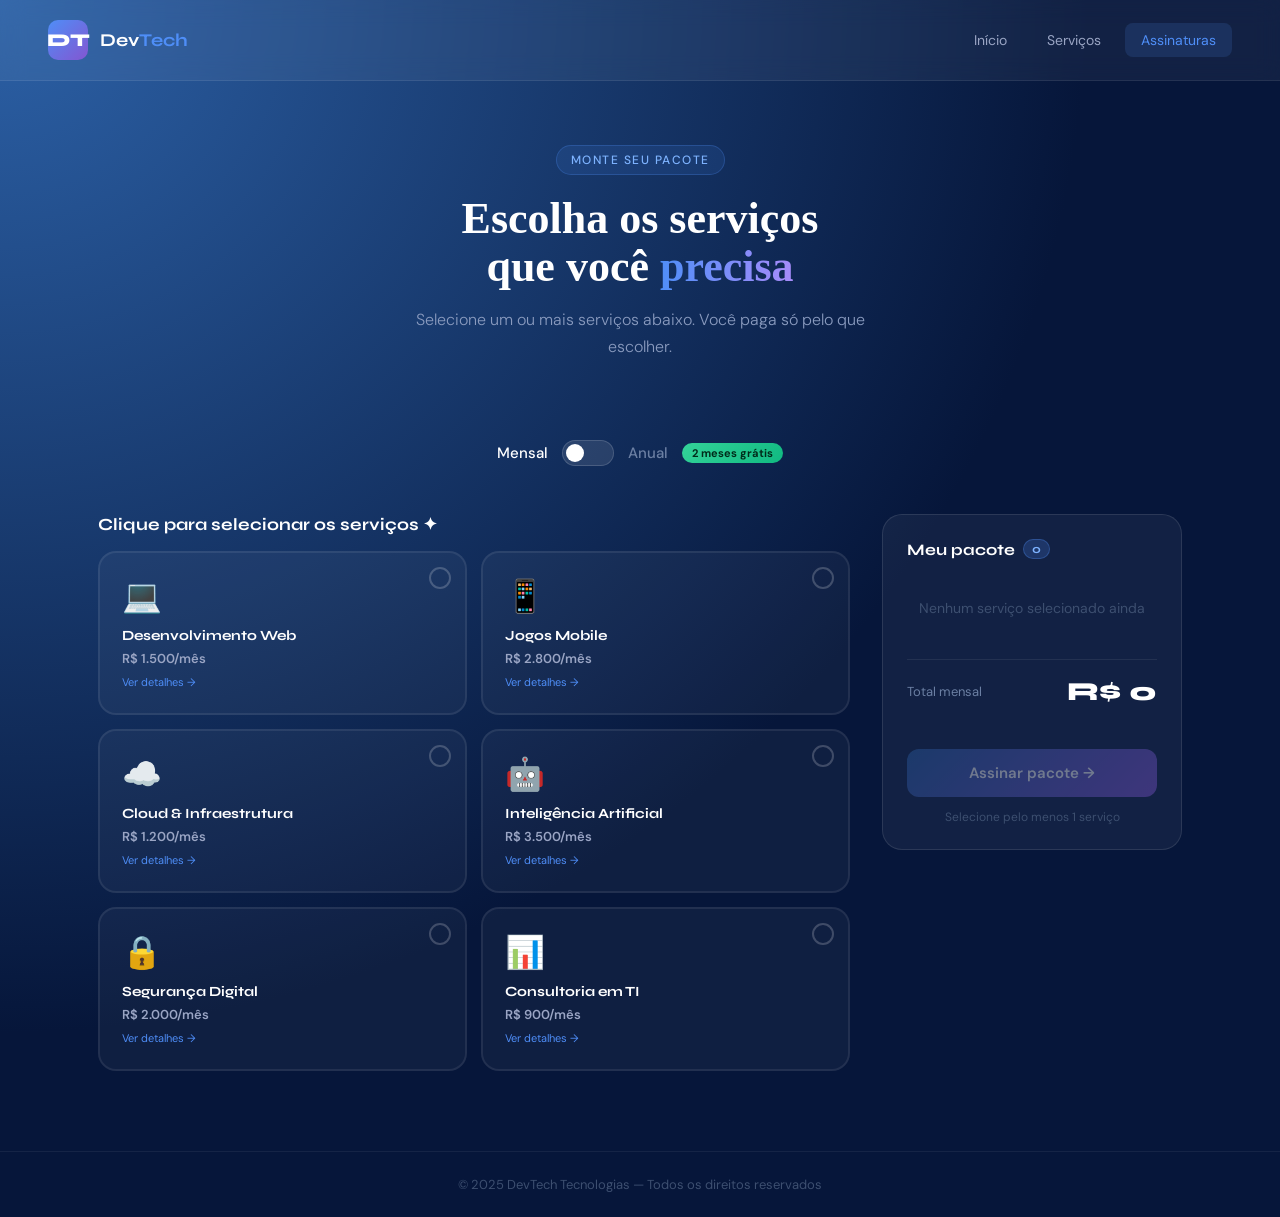
<file: Site DevTech/pacote.html>
<!DOCTYPE html>
<html lang="pt-br">
<head>
    <meta charset="UTF-8">
    <meta name="viewport" content="width=device-width, initial-scale=1.0">
    <title>Montar Pacote — DevTech Tecnologias</title>
    <link href="https://fonts.googleapis.com/css2?family=Syne:wght@600;700;800&family=DM+Sans:wght@300;400;500&display=swap" rel="stylesheet">
    <style>
        * { margin: 0; padding: 0; box-sizing: border-box; }
        body {
            font-family: 'DM Sans', sans-serif;
            background-color: #06163a;
            background-image:
                radial-gradient(ellipse at top left, #2c61a7 0%, #06163a 60%),
                radial-gradient(ellipse at bottom right, #8356d1 0%, transparent 80%);
            min-height: 100vh; color: #e8eaf6;
        }

        nav {
            display: flex; align-items: center; justify-content: space-between;
            padding: 20px 48px; background: rgba(255,255,255,0.05);
            backdrop-filter: blur(12px); border-bottom: 1px solid rgba(255,255,255,0.08);
            position: sticky; top: 0; z-index: 100;
        }
        .logo { display: flex; align-items: center; gap: 12px; text-decoration: none; }
        .logo-icon { width: 40px; height: 40px; background: linear-gradient(135deg, #4f8ef7, #8356d1); border-radius: 10px; display: flex; align-items: center; justify-content: center; font-family: 'Syne', sans-serif; font-weight: 800; font-size: 18px; color: white; }
        .logo-text { font-family: 'Syne', sans-serif; font-weight: 700; font-size: 18px; color: white; }
        .logo-text span { color: #4f8ef7; }
        .nav-links { display: flex; gap: 8px; }
        .nav-links a { color: #9aa5c4; text-decoration: none; font-size: 14px; padding: 8px 16px; border-radius: 8px; transition: all 0.2s; }
        .nav-links a:hover { background: rgba(255,255,255,0.07); color: white; }
        .nav-links a.ativo { background: rgba(79,142,247,0.15); color: #4f8ef7; pointer-events: none; }

        /* HERO */
        .hero {
            text-align: center; padding: 64px 48px 48px;
            animation: fadeUp 0.5s ease both;
        }
        .hero-tag { display: inline-block; background: rgba(79,142,247,0.12); border: 1px solid rgba(79,142,247,0.25); color: #7eb3ff; font-size: 12px; font-weight: 500; letter-spacing: 1.5px; text-transform: uppercase; padding: 6px 14px; border-radius: 20px; margin-bottom: 20px; }
        .hero h1 { font-family: Bahnschrift; font-size: 44px; font-weight: 800; color: white; line-height: 1.1; margin-bottom: 14px; }
        .hero h1 span { background: linear-gradient(90deg, #4f8ef7, #a78bfa); -webkit-background-clip: text; -webkit-text-fill-color: transparent; background-clip: text; }
        .hero p { font-size: 16px; color: #8a9bbf; max-width: 480px; margin: 0 auto; line-height: 1.7; font-weight: 300; }

        /* TOGGLE */
        .toggle-wrapper { display: flex; justify-content: center; align-items: center; gap: 14px; margin: 32px auto 48px; animation: fadeUp 0.5s 0.05s ease both; }
        .toggle-label { font-size: 15px; color: #6b7fa3; font-weight: 500; transition: color 0.2s; }
        .toggle-label.ativo { color: white; }
        .toggle { position: relative; width: 52px; height: 26px; background: rgba(255,255,255,0.1); border-radius: 13px; cursor: pointer; border: 1px solid rgba(255,255,255,0.15); transition: background 0.3s; }
        .toggle.anual { background: rgba(79,142,247,0.35); border-color: rgba(79,142,247,0.5); }
        .toggle-bolinha { position: absolute; top: 3px; left: 3px; width: 18px; height: 18px; border-radius: 50%; background: white; transition: transform 0.3s; }
        .toggle.anual .toggle-bolinha { transform: translateX(26px); }
        .badge-eco { background: linear-gradient(135deg, #34d399, #10b981); color: #012b1a; font-size: 11px; font-weight: 700; padding: 3px 10px; border-radius: 20px; }

        /* GRID DE CARDS */
        .layout { display: flex; gap: 32px; max-width: 1180px; margin: 0 auto; padding: 0 48px 80px; align-items: flex-start; }

        .cards-area { flex: 1; animation: fadeUp 0.5s 0.1s ease both; }
        .cards-titulo { font-family: 'Syne', sans-serif; font-size: 17px; font-weight: 700; color: white; margin-bottom: 16px; }

        .cards-grid { display: grid; grid-template-columns: 1fr 1fr; gap: 14px; }

        .servico-card {
            background: rgba(255,255,255,0.04);
            border: 2px solid rgba(255,255,255,0.08);
            border-radius: 18px; padding: 22px;
            cursor: pointer; transition: all 0.25s;
            position: relative; overflow: hidden; user-select: none;
        }
        .servico-card::before {
            content: ''; position: absolute; top: 0; left: 0; right: 0; height: 3px;
            border-radius: 18px 18px 0 0; opacity: 0; transition: opacity 0.3s;
        }
        .servico-card:hover { background: rgba(255,255,255,0.07); transform: translateY(-3px); }
        .servico-card.selecionado { border-color: rgba(79,142,247,0.6) !important; background: rgba(79,142,247,0.1) !important; transform: translateY(-3px); }
        .servico-card.selecionado::before { opacity: 1; }

        .c1::before { background: linear-gradient(90deg, #4f8ef7, #60a5fa); }
        .c2::before { background: linear-gradient(90deg, #a78bfa, #8356d1); }
        .c3::before { background: linear-gradient(90deg, #34d399, #10b981); }
        .c4::before { background: linear-gradient(90deg, #f59e0b, #f97316); }
        .c5::before { background: linear-gradient(90deg, #f43f5e, #ec4899); }
        .c6::before { background: linear-gradient(90deg, #06b6d4, #0ea5e9); }

        .c1.selecionado { border-color: rgba(79,142,247,0.7) !important; background: rgba(79,142,247,0.1) !important; }
        .c2.selecionado { border-color: rgba(131,86,209,0.7) !important; background: rgba(131,86,209,0.1) !important; }
        .c3.selecionado { border-color: rgba(52,211,153,0.7) !important; background: rgba(52,211,153,0.1) !important; }
        .c4.selecionado { border-color: rgba(245,158,11,0.7) !important; background: rgba(245,158,11,0.08) !important; }
        .c5.selecionado { border-color: rgba(244,63,94,0.7) !important; background: rgba(244,63,94,0.08) !important; }
        .c6.selecionado { border-color: rgba(6,182,212,0.7) !important; background: rgba(6,182,212,0.08) !important; }

        .card-check {
            position: absolute; top: 14px; right: 14px;
            width: 22px; height: 22px; border-radius: 50%;
            border: 2px solid rgba(255,255,255,0.2);
            background: transparent;
            display: flex; align-items: center; justify-content: center;
            font-size: 11px; color: transparent;
            transition: all 0.25s;
        }
        .selecionado .card-check { background: #4f8ef7; border-color: #4f8ef7; color: white; }

        .card-emoji { font-size: 32px; margin-bottom: 10px; display: block; }
        .card-nome { font-family: 'Syne', sans-serif; font-size: 14px; font-weight: 700; color: white; margin-bottom: 6px; }
        .card-preco { font-size: 13px; color: #6b7fa3; font-weight: 400; }
        .card-preco strong { color: #9aa5c4; font-weight: 600; }
        .card-link { font-size: 11px; color: #4f8ef7; text-decoration: none; display: inline-block; margin-top: 8px; }
        .card-link:hover { text-decoration: underline; }

        /* PAINEL LATERAL */
        .painel {
            width: 300px; flex-shrink: 0;
            position: sticky; top: 96px;
            animation: fadeUp 0.5s 0.15s ease both;
        }

        .painel-box {
            background: rgba(255,255,255,0.05);
            border: 1px solid rgba(255,255,255,0.1);
            border-radius: 20px; padding: 24px;
        }

        .painel-titulo { font-family: 'Syne', sans-serif; font-size: 16px; font-weight: 700; color: white; margin-bottom: 20px; display: flex; align-items: center; gap: 8px; }
        .contador { background: rgba(79,142,247,0.2); border: 1px solid rgba(79,142,247,0.3); color: #7eb3ff; font-size: 12px; font-weight: 700; padding: 2px 8px; border-radius: 10px; }

        .lista-selecionados { list-style: none; display: flex; flex-direction: column; gap: 10px; margin-bottom: 20px; min-height: 60px; }

        .item-selecionado {
            display: flex; align-items: center; gap: 10px;
            background: rgba(255,255,255,0.04); border: 1px solid rgba(255,255,255,0.08);
            border-radius: 10px; padding: 10px 12px;
            animation: aparecer 0.2s ease;
        }
        .item-emoji { font-size: 18px; }
        .item-info { flex: 1; }
        .item-nome { font-size: 13px; color: white; font-weight: 500; }
        .item-preco { font-size: 12px; color: #6b7fa3; }
        .item-remover { background: none; border: none; color: #4f6494; cursor: pointer; font-size: 16px; padding: 0; width: auto; margin: 0; transition: color 0.2s; }
        .item-remover:hover { color: #f43f5e; }

        .vazio {
            text-align: center; padding: 20px 0;
            color: #3d4f70; font-size: 14px;
        }
        .vazio span { display: block; font-size: 28px; margin-bottom: 8px; }

        .divider { border: none; border-top: 1px solid rgba(255,255,255,0.07); margin: 16px 0; }

        .total-row { display: flex; justify-content: space-between; align-items: center; margin-bottom: 6px; }
        .total-label { font-size: 13px; color: #6b7fa3; }
        .total-valor { font-family: 'Syne', sans-serif; font-size: 26px; font-weight: 800; color: white; }
        .total-eco { font-size: 12px; color: #34d399; text-align: right; margin-bottom: 20px; min-height: 16px; }

        .btn-assinar {
            display: block; width: 100%; padding: 14px;
            border-radius: 12px; border: none;
            background: linear-gradient(135deg, #2c61a7, #8356d1);
            color: white; font-family: 'DM Sans', sans-serif;
            font-size: 15px; font-weight: 600; cursor: pointer;
            transition: opacity 0.2s, transform 0.15s;
            opacity: 0.4; pointer-events: none;
        }
        .btn-assinar.ativo { opacity: 1; pointer-events: all; }
        .btn-assinar.ativo:hover { opacity: 0.88; transform: translateY(-2px); }

        .hint { font-size: 12px; color: #3d4f70; text-align: center; margin-top: 12px; }

        /* MODAL */
        .modal-overlay {
            display: none; position: fixed; inset: 0;
            background: rgba(0,0,0,0.7); backdrop-filter: blur(4px);
            z-index: 200; align-items: center; justify-content: center;
        }
        .modal-overlay.aberto { display: flex; }
        .modal {
            background: #0d1f4a; border: 1px solid rgba(255,255,255,0.12);
            border-radius: 24px; padding: 36px; max-width: 480px; width: 90%;
            animation: aparecer 0.3s ease;
        }
        .modal h2 { font-family: 'Syne', sans-serif; font-size: 22px; font-weight: 700; color: white; margin-bottom: 6px; }
        .modal-sub { font-size: 14px; color: #6b7fa3; margin-bottom: 24px; }
        .modal-lista { list-style: none; display: flex; flex-direction: column; gap: 10px; margin-bottom: 24px; }
        .modal-item { display: flex; align-items: center; gap: 12px; background: rgba(255,255,255,0.04); border: 1px solid rgba(255,255,255,0.08); border-radius: 12px; padding: 12px 16px; }
        .modal-item-emoji { font-size: 22px; }
        .modal-item-info { flex: 1; }
        .modal-item-nome { font-size: 14px; color: white; font-weight: 500; }
        .modal-item-preco { font-size: 13px; color: #6b7fa3; }
        .modal-divider { border: none; border-top: 1px solid rgba(255,255,255,0.08); margin: 16px 0; }
        .modal-total { display: flex; justify-content: space-between; align-items: center; margin-bottom: 4px; }
        .modal-total-label { font-size: 14px; color: #9aa5c4; }
        .modal-total-valor { font-family: 'Syne', sans-serif; font-size: 28px; font-weight: 800; color: white; }
        .modal-eco { font-size: 13px; color: #34d399; text-align: right; margin-bottom: 24px; }
        .modal-btns { display: flex; gap: 10px; }
        .btn-fechar { flex: 1; padding: 12px; border-radius: 10px; border: 1px solid rgba(255,255,255,0.12); background: rgba(255,255,255,0.05); color: #9aa5c4; font-size: 14px; font-family: 'DM Sans', sans-serif; cursor: pointer; transition: all 0.2s; }
        .btn-fechar:hover { background: rgba(255,255,255,0.1); color: white; }
        .btn-confirmar { flex: 2; padding: 12px; border-radius: 10px; border: none; background: linear-gradient(135deg, #2c61a7, #8356d1); color: white; font-size: 14px; font-weight: 600; font-family: 'DM Sans', sans-serif; cursor: pointer; transition: opacity 0.2s; }
        .btn-confirmar:hover { opacity: 0.88; }

        footer { text-align: center; padding: 24px; border-top: 1px solid rgba(255,255,255,0.06); color: #3d4f70; font-size: 13px; }

        @keyframes fadeUp { from { opacity: 0; transform: translateY(20px); } to { opacity: 1; transform: translateY(0); } }
        @keyframes aparecer { from { opacity: 0; transform: scale(0.95); } to { opacity: 1; transform: scale(1); } }

        @media (max-width: 900px) {
            .layout { flex-direction: column; padding: 0 20px 60px; }
            .painel { width: 100%; position: static; }
            .cards-grid { grid-template-columns: 1fr 1fr; }
        }
        @media (max-width: 700px) {
            nav { padding: 16px 20px; }
            .nav-links { display: none; }
            .hero { padding: 40px 20px 32px; }
            .hero h1 { font-size: 32px; }
            .toggle-wrapper { padding: 0 20px; }
            .cards-grid { grid-template-columns: 1fr; }
        }
    </style>
</head>
<body>

<nav>
    <a class="logo" href="dashboard.html">
        <div class="logo-icon">DT</div>
        <span class="logo-text">Dev<span>Tech</span></span>
    </a>
    <div class="nav-links">
        <a href="dashboard.html">Início</a>
        <a href="serviços.html">Serviços</a>
        <a href="pacote.html" class="ativo">Assinaturas</a>
    </div>
</nav>

<section class="hero">
    <div class="hero-tag">Monte seu pacote</div>
    <h1>Escolha os serviços<br>que você <span>precisa</span></h1>
    <p>Selecione um ou mais serviços abaixo. Você paga só pelo que escolher.</p>
</section>

<div class="toggle-wrapper">
    <span class="toggle-label ativo" id="lbl-m">Mensal</span>
    <div class="toggle" id="tog" onclick="alternarPeriodo()"><div class="toggle-bolinha"></div></div>
    <span class="toggle-label" id="lbl-a">Anual</span>
    <span class="badge-eco">2 meses grátis</span>
</div>

<div class="layout">
    <!-- CARDS -->
    <div class="cards-area">
        <div class="cards-titulo">Clique para selecionar os serviços ✦</div>
        <div class="cards-grid" id="cards-grid">

            <div class="servico-card c1" data-id="web" data-nome="Desenvolvimento Web" data-emoji="💻" data-mensal="1500" data-anual="15000" onclick="toggleCard(this)">
                <div class="card-check">✓</div>
                <span class="card-emoji">💻</span>
                <div class="card-nome">Desenvolvimento Web</div>
                <div class="card-preco"><strong id="preco-web">R$ 1.500/mês</strong></div>
                <a href="detalhe-web.html" class="card-link" onclick="event.stopPropagation()">Ver detalhes →</a>
            </div>

            <div class="servico-card c2" data-id="mobile" data-nome="Aplicativos Mobile" data-emoji="📱" data-mensal="2800" data-anual="28000" onclick="toggleCard(this)">
                <div class="card-check">✓</div>
                <span class="card-emoji">📱</span>
                <div class="card-nome">Jogos Mobile</div>
                <div class="card-preco"><strong id="preco-mobile">R$ 2.800/mês</strong></div>
                <a href="detalhe-mobile.html" class="card-link" onclick="event.stopPropagation()">Ver detalhes →</a>
            </div>

            <div class="servico-card c3" data-id="cloud" data-nome="Cloud & Infraestrutura" data-emoji="☁️" data-mensal="1200" data-anual="12000" onclick="toggleCard(this)">
                <div class="card-check">✓</div>
                <span class="card-emoji">☁️</span>
                <div class="card-nome">Cloud &amp; Infraestrutura</div>
                <div class="card-preco"><strong id="preco-cloud">R$ 1.200/mês</strong></div>
                <a href="detalhe-cloud.html" class="card-link" onclick="event.stopPropagation()">Ver detalhes →</a>
            </div>

            <div class="servico-card c4" data-id="ia" data-nome="Inteligência Artificial" data-emoji="🤖" data-mensal="3500" data-anual="35000" onclick="toggleCard(this)">
                <div class="card-check">✓</div>
                <span class="card-emoji">🤖</span>
                <div class="card-nome">Inteligência Artificial</div>
                <div class="card-preco"><strong id="preco-ia">R$ 3.500/mês</strong></div>
                <a href="detalhe-ia.html" class="card-link" onclick="event.stopPropagation()">Ver detalhes →</a>
            </div>

            <div class="servico-card c5" data-id="seg" data-nome="Segurança Digital" data-emoji="🔒" data-mensal="2000" data-anual="20000" onclick="toggleCard(this)">
                <div class="card-check">✓</div>
                <span class="card-emoji">🔒</span>
                <div class="card-nome">Segurança Digital</div>
                <div class="card-preco"><strong id="preco-seg">R$ 2.000/mês</strong></div>
                <a href="detalhe-seguranca.html" class="card-link" onclick="event.stopPropagation()">Ver detalhes →</a>
            </div>

            <div class="servico-card c6" data-id="con" data-nome="Consultoria em TI" data-emoji="📊" data-mensal="900" data-anual="9000" onclick="toggleCard(this)">
                <div class="card-check">✓</div>
                <span class="card-emoji">📊</span>
                <div class="card-nome">Consultoria em TI</div>
                <div class="card-preco"><strong id="preco-con">R$ 900/mês</strong></div>
                <a href="detalhe-consultoria.html" class="card-link" onclick="event.stopPropagation()">Ver detalhes →</a>
            </div>

        </div>
    </div>

    <!-- PAINEL -->
    <div class="painel">
        <div class="painel-box">
            <div class="painel-titulo">
                Meu pacote
                <span class="contador" id="contador">0</span>
            </div>

            <ul class="lista-selecionados" id="lista-selecionados">
                <li class="vazio" id="msg-vazio">
                    Nenhum serviço selecionado ainda
                </li>
            </ul>

            <hr class="divider">

            <div class="total-row">
                <span class="total-label" id="periodo-label">Total mensal</span>
                <div class="total-valor" id="total-valor">R$ 0</div>
            </div>
            <div class="total-eco" id="total-eco"></div>

            <button class="btn-assinar" id="btn-assinar" onclick="abrirModal()">
                Assinar pacote →
            </button>
            <p class="hint">Selecione pelo menos 1 serviço</p>
        </div>
    </div>
</div>

<!-- MODAL -->
<div class="modal-overlay" id="modal">
    <div class="modal">
        <h2>Resumo do seu pedido</h2>
        <p class="modal-sub" id="modal-sub">Confira os serviços selecionados antes de assinar.</p>
        <ul class="modal-lista" id="modal-lista"></ul>
        <hr class="modal-divider">
        <div class="modal-total">
            <span class="modal-total-label" id="modal-periodo-label">Total mensal</span>
            <div class="modal-total-valor" id="modal-total"></div>
        </div>
        <div class="modal-eco" id="modal-eco"></div>
        <div class="modal-btns">
            <button class="btn-fechar" onclick="fecharModal()">← Voltar</button>
            <button class="btn-confirmar" onclick="confirmar()">Confirmar assinatura ✓</button>
        </div>
    </div>
</div>

<footer>© 2025 DevTech Tecnologias — Todos os direitos reservados</footer>

<script>
    let anual = false;
    let selecionados = {}; // { id: { nome, emoji, mensal, anual } }

    const precosMensais = { web: 1500, mobile: 2800, cloud: 1200, ia: 3500, seg: 2000, con: 900 };
    const precosAnuais  = { web: 15000, mobile: 28000, cloud: 12000, ia: 35000, seg: 20000, con: 9000 };
    const precoLabels   = {
        web:    { m: 'R$ 1.500/mês', a: 'R$ 15.000/ano' },
        mobile: { m: 'R$ 2.800/mês', a: 'R$ 28.000/ano' },
        cloud:  { m: 'R$ 1.200/mês', a: 'R$ 12.000/ano' },
        ia:     { m: 'R$ 3.500/mês', a: 'R$ 35.000/ano' },
        seg:    { m: 'R$ 2.000/mês', a: 'R$ 20.000/ano' },
        con:    { m: 'R$ 900/mês',   a: 'R$ 9.000/ano'  },
    };

    function fmt(val) {
        return 'R$ ' + val.toLocaleString('pt-BR');
    }

    function alternarPeriodo() {
        anual = !anual;
        document.getElementById('tog').classList.toggle('anual', anual);
        document.getElementById('lbl-m').classList.toggle('ativo', !anual);
        document.getElementById('lbl-a').classList.toggle('ativo', anual);
        document.getElementById('periodo-label').textContent = anual ? 'Total anual' : 'Total mensal';
        document.getElementById('modal-periodo-label').textContent = anual ? 'Total anual' : 'Total mensal';

        // Atualiza labels dos cards
        Object.keys(precoLabels).forEach(id => {
            const el = document.getElementById('preco-' + id);
            if (el) el.textContent = anual ? precoLabels[id].a : precoLabels[id].m;
        });

        recalcular();
    }

    function toggleCard(card) {
        const id    = card.dataset.id;
        const nome  = card.dataset.nome;
        const emoji = card.dataset.emoji;
        const mensal = parseInt(card.dataset.mensal);
        const anualVal = parseInt(card.dataset.anual);

        if (selecionados[id]) {
            delete selecionados[id];
            card.classList.remove('selecionado');
        } else {
            selecionados[id] = { nome, emoji, mensal, anual: anualVal };
            card.classList.add('selecionado');
        }
        recalcular();
    }

    function recalcular() {
        const ids = Object.keys(selecionados);
        const total = ids.reduce((acc, id) => acc + (anual ? selecionados[id].anual : selecionados[id].mensal), 0);
        const totalMensalEquivalente = ids.reduce((acc, id) => acc + selecionados[id].mensal, 0);
        const economia = totalMensalEquivalente * 2; // 2 meses grátis

        // Contador
        document.getElementById('contador').textContent = ids.length;

        // Total
        document.getElementById('total-valor').textContent = fmt(total);

        // Economia
        const ecoEl = document.getElementById('total-eco');
        ecoEl.textContent = (anual && ids.length > 0) ? `Você economiza ${fmt(economia)} por ano` : '';

        // Botão
        const btn = document.getElementById('btn-assinar');
        btn.classList.toggle('ativo', ids.length > 0);

        // Lista no painel
        const lista = document.getElementById('lista-selecionados');
        const vazio = document.getElementById('msg-vazio');

        lista.innerHTML = '';

        if (ids.length === 0) {
            lista.innerHTML = '<li class="vazio" id="msg-vazio"><span></span>Nenhum serviço selecionado ainda</li>';
        } else {
            ids.forEach(id => {
                const s = selecionados[id];
                const preco = anual ? s.anual : s.mensal;
                const sufixo = anual ? '/ano' : '/mês';
                const li = document.createElement('li');
                li.className = 'item-selecionado';
                li.id = 'item-' + id;
                li.innerHTML = `
                    <span class="item-emoji">${s.emoji}</span>
                    <div class="item-info">
                        <div class="item-nome">${s.nome}</div>
                        <div class="item-preco">${fmt(preco)}${sufixo}</div>
                    </div>
                    <button class="item-remover" onclick="removerPorId('${id}')" title="Remover">×</button>
                `;
                lista.appendChild(li);
            });
        }
    }

    function removerPorId(id) {
        delete selecionados[id];
        const card = document.querySelector(`[data-id="${id}"]`);
        if (card) card.classList.remove('selecionado');
        recalcular();
    }

    function abrirModal() {
        const ids = Object.keys(selecionados);
        if (ids.length === 0) return;

        const total = ids.reduce((acc, id) => acc + (anual ? selecionados[id].anual : selecionados[id].mensal), 0);
        const economia = ids.reduce((acc, id) => acc + selecionados[id].mensal, 0) * 2;
        const sufixo = anual ? '/ano' : '/mês';

        // Sub
        document.getElementById('modal-sub').textContent =
            `${ids.length} serviço${ids.length > 1 ? 's' : ''} selecionado${ids.length > 1 ? 's' : ''}. Confirme antes de assinar.`;

        // Lista
        const lista = document.getElementById('modal-lista');
        lista.innerHTML = '';
        ids.forEach(id => {
            const s = selecionados[id];
            const preco = anual ? s.anual : s.mensal;
            const li = document.createElement('li');
            li.className = 'modal-item';
            li.innerHTML = `
                <span class="modal-item-emoji">${s.emoji}</span>
                <div class="modal-item-info">
                    <div class="modal-item-nome">${s.nome}</div>
                    <div class="modal-item-preco">${fmt(preco)}${sufixo}</div>
                </div>
            `;
            lista.appendChild(li);
        });

        // Total
        document.getElementById('modal-total').textContent = fmt(total);
        document.getElementById('modal-eco').textContent = anual ? `Você economiza ${fmt(economia)} comparado ao plano mensal` : '';

        document.getElementById('modal').classList.add('aberto');
    }

    function fecharModal() {
        document.getElementById('modal').classList.remove('aberto');
    }

    function confirmar() {
        fecharModal();
        alert('Pedido registrado!\n\nEm breve nossa equipe entrará em contato para finalizar sua assinatura.\n\n📧 contato.info@devtech.com.br\n📞 (19) 3342-7306');
    }

    // Fecha modal clicando fora
    document.getElementById('modal').addEventListener('click', function(e) {
        if (e.target === this) fecharModal();
    });
</script>

</body>
</html>
</file>
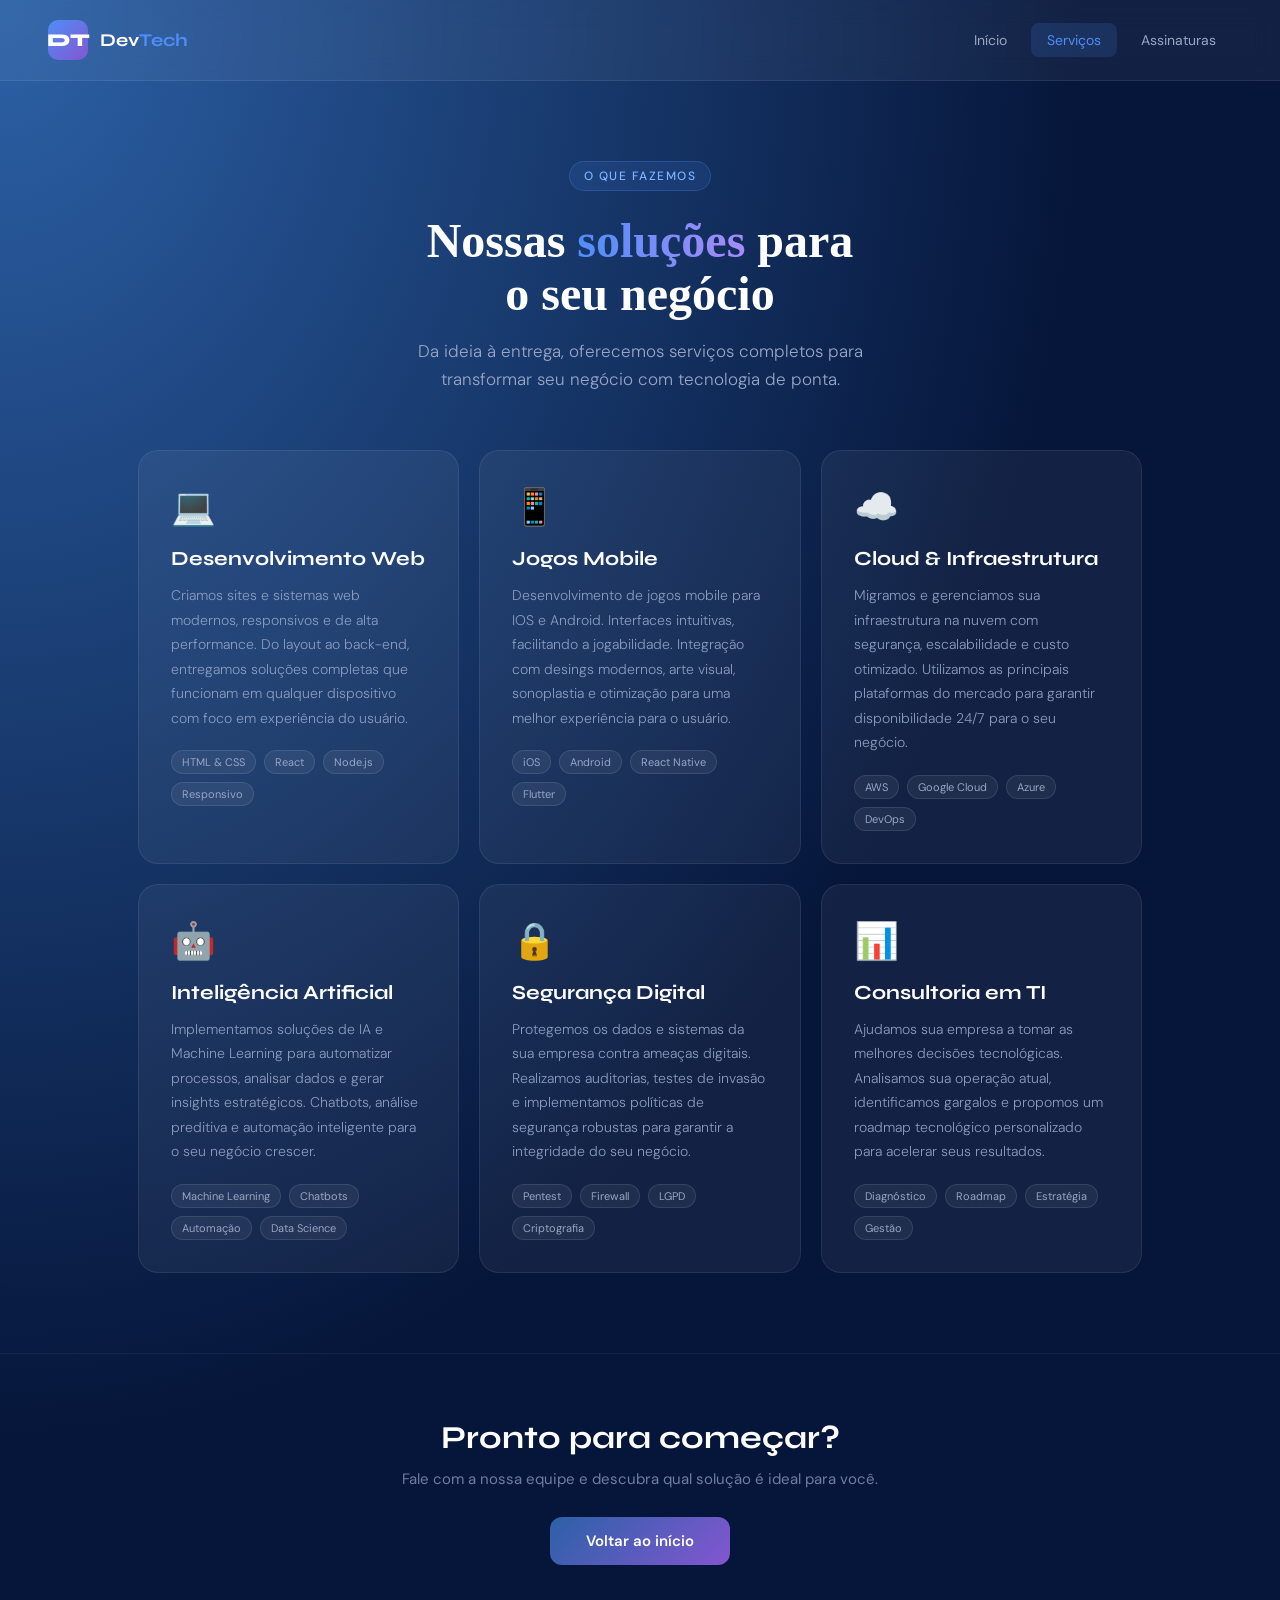
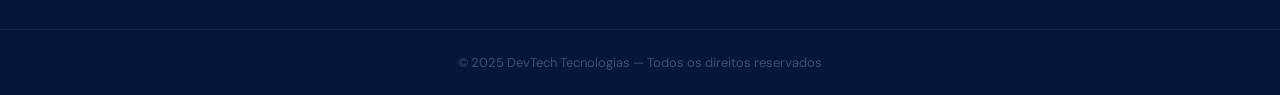
<file: Site DevTech/serviços.html>
<!DOCTYPE html>
<html lang="pt-br">
<head>
    <meta charset="UTF-8">
    <meta name="viewport" content="width=device-width, initial-scale=1.0">
    <title>Serviços — DevTech Tecnologias</title>
    <link href="https://fonts.googleapis.com/css2?family=Syne:wght@600;700;800&family=DM+Sans:wght@300;400;500&display=swap" rel="stylesheet">
    <style>
        * {
            margin: 0;
            padding: 0;
            box-sizing: border-box;
        }

        body {
            font-family: 'DM Sans', sans-serif;
            background-color: #06163a;
            background-image:
                radial-gradient(ellipse at top left, #2c61a7 0%, #06163a 60%),
                radial-gradient(ellipse at bottom right, #8356d1 0%, transparent 80%);
            min-height: 100vh;
            color: #e8eaf6;
        }

        /* NAVBAR */
        nav {
            display: flex;
            align-items: center;
            justify-content: space-between;
            padding: 20px 48px;
            background: rgba(255,255,255,0.05);
            backdrop-filter: blur(12px);
            border-bottom: 1px solid rgba(255,255,255,0.08);
            position: sticky;
            top: 0;
            z-index: 100;
        }

        .logo {
            display: flex;
            align-items: center;
            gap: 12px;
            text-decoration: none;
        }

        .logo-icon {
            width: 40px;
            height: 40px;
            background: linear-gradient(135deg, #4f8ef7, #8356d1);
            border-radius: 10px;
            display: flex;
            align-items: center;
            justify-content: center;
            font-family: 'Syne', sans-serif;
            font-weight: 800;
            font-size: 18px;
            color: white;
        }

        .logo-text {
            font-family: 'Syne', sans-serif;
            font-weight: 700;
            font-size: 18px;
            color: white;
        }

        .logo-text span { color: #4f8ef7; }

        .nav-links {
            display: flex;
            gap: 8px;
        }

        .nav-links a {
            color: #9aa5c4;
            text-decoration: none;
            font-size: 14px;
            padding: 8px 16px;
            border-radius: 8px;
            transition: all 0.2s;
        }

        .nav-links a:hover {
            background: rgba(255,255,255,0.07);
            color: white;
        }

        .nav-links a.ativo {
            background: rgba(79,142,247,0.15);
            color: #4f8ef7;
            pointer-events: none;
            cursor: default;
        }

        /* HERO */
        .hero {
            text-align: center;
            padding: 80px 48px 56px;
            animation: fadeUp 0.6s ease both;
        }

        .hero-tag {
            display: inline-block;
            background: rgba(79,142,247,0.12);
            border: 1px solid rgba(79,142,247,0.25);
            color: #7eb3ff;
            font-size: 12px;
            font-weight: 500;
            letter-spacing: 1.5px;
            text-transform: uppercase;
            padding: 6px 14px;
            border-radius: 20px;
            margin-bottom: 24px;
        }

        .hero h1 {
            font-family: Bahnschrift;
            font-size: 48px;
            font-weight: 800;
            color: white;
            margin-bottom: 16px;
            line-height: 1.1;
        }

        .hero h1 span {
            background: linear-gradient(90deg, #4f8ef7, #a78bfa);
            -webkit-background-clip: text;
            -webkit-text-fill-color: transparent;
            background-clip: text;
        }

        .hero p {
            font-size: 17px;
            color: #9aa5c4;
            max-width: 520px;
            margin: 0 auto;
            line-height: 1.7;
            font-weight: 300;
        }

        /* GRID DE SERVIÇOS */
        .servicos {
            max-width: 1100px;
            margin: 0 auto;
            padding: 0 48px 80px;
            display: grid;
            grid-template-columns: repeat(auto-fit, minmax(300px, 1fr));
            gap: 20px;
            animation: fadeUp 0.6s 0.15s ease both;
        }

        .card {
            background: rgba(255,255,255,0.05);
            border: 1px solid rgba(255,255,255,0.08);
            border-radius: 20px;
            padding: 32px;
            transition: all 0.25s;
            position: relative;
            overflow: hidden;
        }

        .card::before {
            content: '';
            position: absolute;
            top: 0; left: 0; right: 0;
            height: 3px;
            border-radius: 20px 20px 0 0;
            opacity: 0;
            transition: opacity 0.3s;
        }

        .card:hover {
            transform: translateY(-6px);
            background: rgba(255,255,255,0.08);
            border-color: rgba(79,142,247,0.2);
        }

        .card:hover::before {
            opacity: 1;
        }

        .card-1::before { background: linear-gradient(90deg, #4f8ef7, #60a5fa); }
        .card-2::before { background: linear-gradient(90deg, #a78bfa, #8356d1); }
        .card-3::before { background: linear-gradient(90deg, #34d399, #10b981); }
        .card-4::before { background: linear-gradient(90deg, #f59e0b, #f97316); }
        .card-5::before { background: linear-gradient(90deg, #f43f5e, #ec4899); }
        .card-6::before { background: linear-gradient(90deg, #06b6d4, #0ea5e9); }

        .card-emoji {
            font-size: 36px;
            margin-bottom: 16px;
            display: block;
        }

        .card h2 {
            font-family: 'Syne', sans-serif;
            font-size: 20px;
            font-weight: 700;
            color: white;
            margin-bottom: 12px;
        }

        .card p {
            font-size: 14px;
            color: #8a9bbf;
            line-height: 1.75;
            font-weight: 300;
        }

        .card-tags {
            display: flex;
            flex-wrap: wrap;
            gap: 8px;
            margin-top: 20px;
        }

        .tag {
            background: rgba(255,255,255,0.06);
            border: 1px solid rgba(255,255,255,0.1);
            color: #9aa5c4;
            font-size: 11px;
            padding: 4px 10px;
            border-radius: 20px;
        }

        /* CTA */
        .cta {
            text-align: center;
            padding: 64px 48px;
            border-top: 1px solid rgba(255,255,255,0.06);
            animation: fadeUp 0.6s 0.3s ease both;
        }

        .cta h2 {
            font-family: 'Syne', sans-serif;
            font-size: 32px;
            font-weight: 700;
            color: white;
            margin-bottom: 12px;
        }

        .cta p {
            color: #6b7fa3;
            font-size: 15px;
            margin-bottom: 28px;
        }

        .btn-cta {
            display: inline-block;
            background: linear-gradient(135deg, #2c61a7, #8356d1);
            color: white;
            font-family: 'DM Sans', sans-serif;
            font-size: 15px;
            font-weight: 600;
            padding: 14px 36px;
            border-radius: 12px;
            border: none;
            cursor: pointer;
            text-decoration: none;
            transition: opacity 0.2s, transform 0.1s;
        }

        .btn-cta:hover {
            opacity: 0.9;
            transform: translateY(-2px);
        }

        footer {
            text-align: center;
            padding: 24px;
            border-top: 1px solid rgba(255,255,255,0.06);
            color: #3d4f70;
            font-size: 13px;
        }

        @keyframes fadeUp {
            from { opacity: 0; transform: translateY(24px); }
            to   { opacity: 1; transform: translateY(0); }
        }

        @media (max-width: 700px) {
            nav { padding: 16px 20px; }
            .nav-links { display: none; }
            .hero { padding: 48px 20px 36px; }
            .hero h1 { font-size: 32px; }
            .servicos { padding: 0 20px 48px; }
        }
    </style>
</head>
<body>

    <nav>
        <a class="logo" href="dashboard.html">
            <div class="logo-icon">DT</div>
            <span class="logo-text">Dev<span>Tech</span></span>
        </a>
        <div class="nav-links">
            <a href="dashboard.html">Início</a>
            <a href="serviços.html" class="ativo">Serviços</a>
            <a class="btn-sair" onclick="window.location.href='pacote.html'">Assinaturas</a>
            
        </div>
    </nav>

    <section class="hero">
        <div class="hero-tag">O que fazemos</div>
        <h1>Nossas <span>soluções</span> para<br>o seu negócio</h1>
        <p>Da ideia à entrega, oferecemos serviços completos para transformar seu negócio com tecnologia de ponta.</p>
    </section>

    <div class="servicos">

        <div class="card card-1">
            <span class="card-emoji">💻</span>
            <h2>Desenvolvimento Web</h2>
            <p>Criamos sites e sistemas web modernos, responsivos e de alta performance. Do layout ao back-end, entregamos soluções completas que funcionam em qualquer dispositivo com foco em experiência do usuário.</p>
            <div class="card-tags">
                <span class="tag">HTML & CSS</span>
                <span class="tag">React</span>
                <span class="tag">Node.js</span>
                <span class="tag">Responsivo</span>
            </div>
        </div>

        <div class="card card-2">
            <span class="card-emoji">📱</span>
            <h2>Jogos Mobile</h2>
            <p>Desenvolvimento de jogos mobile para IOS e Android. Interfaces intuitivas, facilitando a jogabilidade. Integração com desings modernos, arte visual, sonoplastia e otimização para uma melhor experiência para o usuário.</p>
            <div class="card-tags">
                <span class="tag">iOS</span>
                <span class="tag">Android</span>
                <span class="tag">React Native</span>
                <span class="tag">Flutter</span>
            </div>
        </div>

        <div class="card card-3">
            <span class="card-emoji">☁️</span>
            <h2>Cloud & Infraestrutura</h2>
            <p>Migramos e gerenciamos sua infraestrutura na nuvem com segurança, escalabilidade e custo otimizado. Utilizamos as principais plataformas do mercado para garantir disponibilidade 24/7 para o seu negócio.</p>
            <div class="card-tags">
                <span class="tag">AWS</span>
                <span class="tag">Google Cloud</span>
                <span class="tag">Azure</span>
                <span class="tag">DevOps</span>
            </div>
        </div>

        <div class="card card-4">
            <span class="card-emoji">🤖</span>
            <h2>Inteligência Artificial</h2>
            <p>Implementamos soluções de IA e Machine Learning para automatizar processos, analisar dados e gerar insights estratégicos. Chatbots, análise preditiva e automação inteligente para o seu negócio crescer.</p>
            <div class="card-tags">
                <span class="tag">Machine Learning</span>
                <span class="tag">Chatbots</span>
                <span class="tag">Automação</span>
                <span class="tag">Data Science</span>
            </div>
        </div>

        <div class="card card-5">
            <span class="card-emoji">🔒</span>
            <h2>Segurança Digital</h2>
            <p>Protegemos os dados e sistemas da sua empresa contra ameaças digitais. Realizamos auditorias, testes de invasão e implementamos políticas de segurança robustas para garantir a integridade do seu negócio.</p>
            <div class="card-tags">
                <span class="tag">Pentest</span>
                <span class="tag">Firewall</span>
                <span class="tag">LGPD</span>
                <span class="tag">Criptografia</span>
            </div>
        </div>

        <div class="card card-6">
            <span class="card-emoji">📊</span>
            <h2>Consultoria em TI</h2>
            <p>Ajudamos sua empresa a tomar as melhores decisões tecnológicas. Analisamos sua operação atual, identificamos gargalos e propomos um roadmap tecnológico personalizado para acelerar seus resultados.</p>
            <div class="card-tags">
                <span class="tag">Diagnóstico</span>
                <span class="tag">Roadmap</span>
                <span class="tag">Estratégia</span>
                <span class="tag">Gestão</span>
            </div>
        </div>

    </div>

    <section class="cta">
        <h2>Pronto para começar?</h2>
        <p>Fale com a nossa equipe e descubra qual solução é ideal para você.</p>
        <a href="dashboard.html" class="btn-cta">Voltar ao início</a>
    </section>

    <footer>
        © 2025 DevTech Tecnologias — Todos os direitos reservados
    </footer>

</body>
</html>
</file>
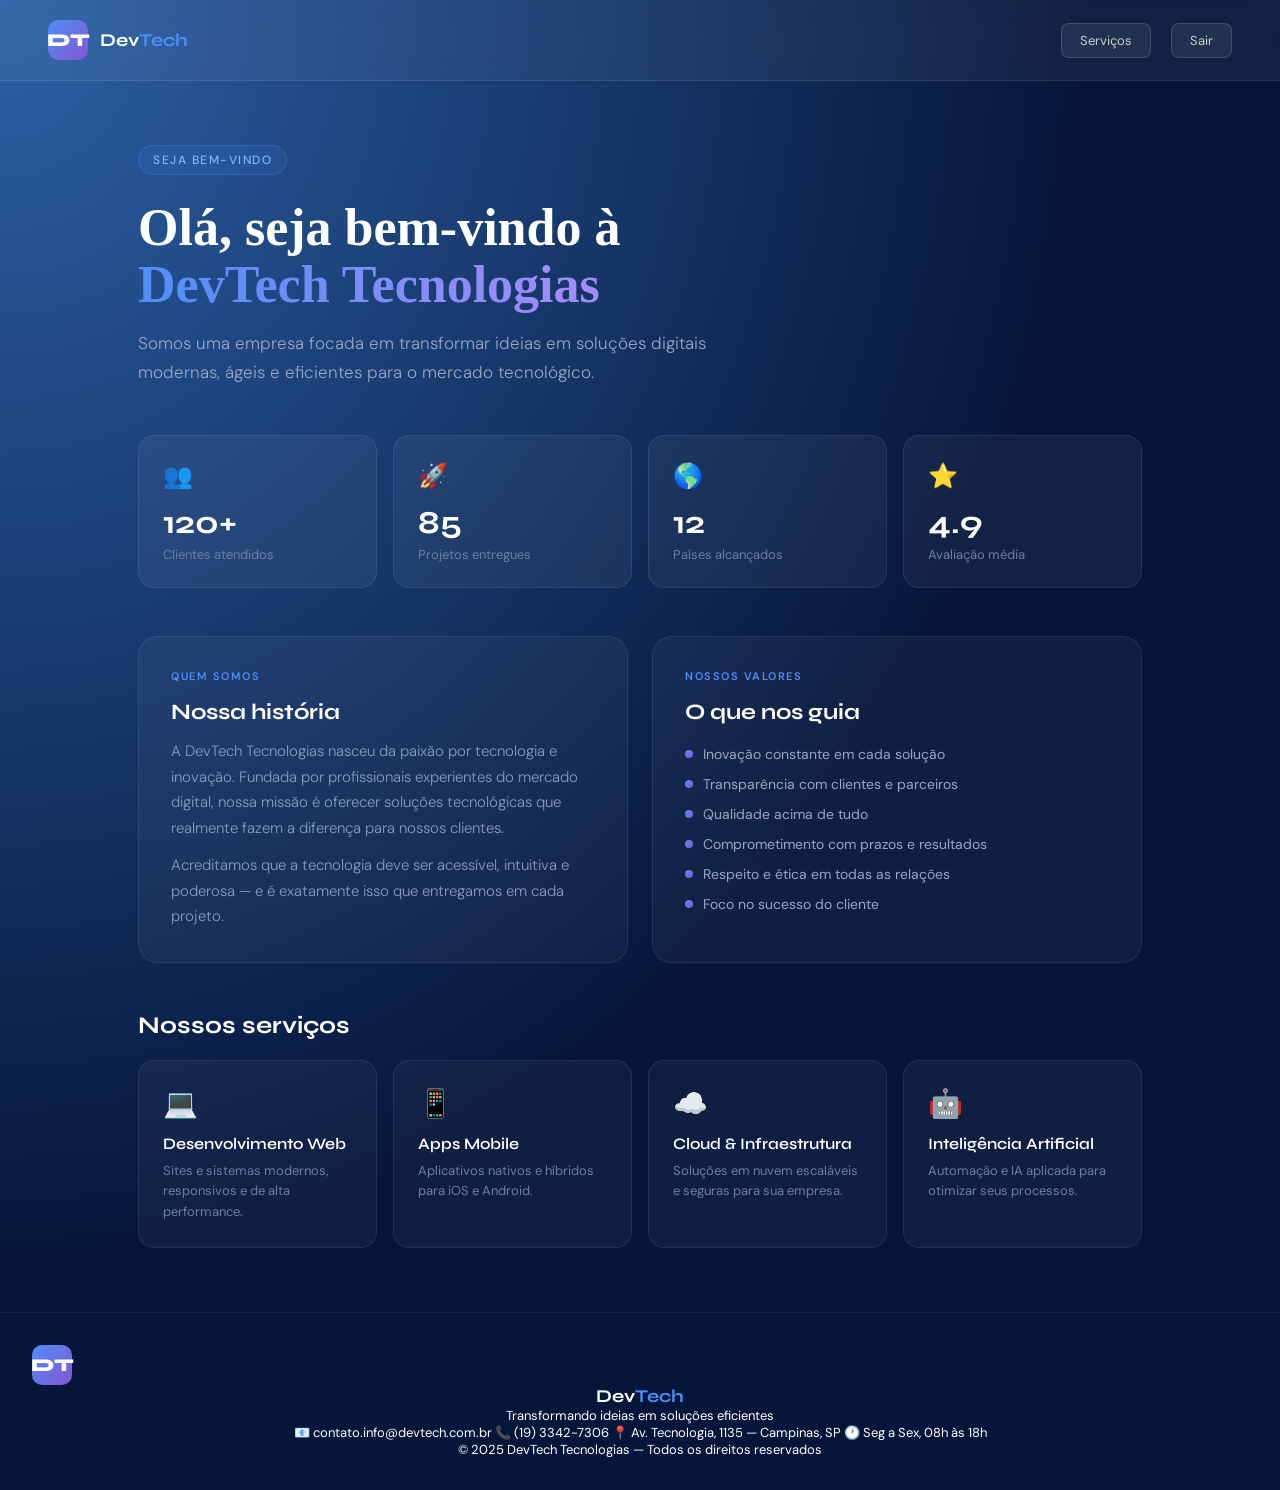
<file: Site/HTML e CSS/dashboard.html>
<!DOCTYPE html>
<html lang="pt-br">
<head>
    <meta charset="UTF-8">
    <meta name="viewport" content="width=device-width, initial-scale=1.0">
    <title>Dashboard — DevTech Tecnologias</title>
    <link href="https://fonts.googleapis.com/css2?family=Syne:wght@400;600;700;800&family=DM+Sans:wght@300;400;500&display=swap" rel="stylesheet">
    <style>
        * {
            margin: 0;
            padding: 0;
            box-sizing: border-box;
        }
 
        body {
            font-family: 'DM Sans', sans-serif;
            background-color: #06163a;
            background-image:
                radial-gradient(ellipse at top left, #2c61a7 0%, #06163a 60%),
                radial-gradient(ellipse at bottom right, #8356d1 0%, transparent 80%);
            min-height: 100vh;
            color: #e8eaf6;
        }
 
        /* NAVBAR */
        nav {
            display: flex;
            align-items: center;
            justify-content: space-between;
            padding: 20px 48px;
            background: rgba(255, 255, 255, 0.05);
            backdrop-filter: blur(12px);
            border-bottom: 1px solid rgba(255,255,255,0.08);
            position: sticky;
            top: 0;
            z-index: 100;
        }
 
        .logo {
            display: flex;
            align-items: center;
            gap: 12px;
        }
 
        .logo-icon {
            width: 40px;
            height: 40px;
            background: linear-gradient(135deg, #4f8ef7, #8356d1);
            border-radius: 10px;
            display: flex;
            align-items: center;
            justify-content: center;
            font-family: 'Syne', sans-serif;
            font-weight: 800;
            font-size: 18px;
            color: white;
        }
 
        .logo-text {
            font-family: 'Syne', sans-serif;
            font-weight: 700;
            font-size: 18px;
            color: white;
        }
 
        .logo-text span {
            color: #4f8ef7;
        }
 
        .nav-right {
            display: flex;
            align-items: center;
            gap: 20px;
        }
 
        .nav-badge {
            background: rgba(79, 142, 247, 0.15);
            border: 1px solid rgba(79, 142, 247, 0.3);
            color: #4f8ef7;
            padding: 6px 14px;
            border-radius: 20px;
            font-size: 13px;
            font-weight: 500;
        }
        .btn-sair {
            background: rgba(255,255,255,0.07);
            border: 1px solid rgba(255,255,255,0.15);
            color: #ccc;
            padding: 8px 18px;
            border-radius: 8px;
            font-size: 13px;
            cursor: pointer;
            font-family: 'DM Sans', sans-serif;
            transition: all 0.2s;
        }
 
        .btn-sair:hover {
            background: rgba(255,255,255,0.12);
            color: white;
        }
 
        /* HERO */
        .hero {
            padding: 64px 48px 48px;
            max-width: 1100px;
            margin: 0 auto;
            animation: fadeUp 0.6s ease both;
        }
 
        .hero-tag {
            display: inline-block;
            background: rgba(79, 142, 247, 0.12);
            border: 1px solid rgba(79, 142, 247, 0.25);
            color: #7eb3ff;
            font-size: 12px;
            font-weight: 500;
            letter-spacing: 1.5px;
            text-transform: uppercase;
            padding: 6px 14px;
            border-radius: 20px;
            margin-bottom: 24px;
        }
 
        .hero h1 {
            font-family: Bahnschrift;
            font-size: 52px;
            font-weight: 800;
            line-height: 1.1;
            color: white;
            margin-bottom: 16px;
        }
 
        .hero h1 span {
            background: linear-gradient(90deg, #4f8ef7, #a78bfa);
            -webkit-background-clip: text;
            -webkit-text-fill-color: transparent;
            background-clip: text;
        }
 
        .hero p {
            font-size: 17px;
            color: #9aa5c4;
            line-height: 1.7;
            max-width: 580px;
            font-weight: 300;
        }
 
        /* CARDS DE STATS */
        .stats {
            display: grid;
            grid-template-columns: repeat(auto-fit, minmax(200px, 1fr));
            gap: 16px;
            max-width: 1100px;
            margin: 0 auto 48px;
            padding: 0 48px;
            animation: fadeUp 0.6s 0.1s ease both;
        }
 
        .stat-card {
            background: rgba(255,255,255,0.05);
            border: 1px solid rgba(255,255,255,0.08);
            border-radius: 16px;
            padding: 24px;
            transition: transform 0.2s, background 0.2s;
        }
 
        .stat-card:hover {
            transform: translateY(-3px);
            background: rgba(255,255,255,0.08);
        }
 
        .stat-icon {
            font-size: 24px;
            margin-bottom: 12px;
        }
 
        .stat-number {
            font-family: 'Syne', sans-serif;
            font-size: 32px;
            font-weight: 700;
            color: white;
        }
 
        .stat-label {
            font-size: 13px;
            color: #6b7fa3;
            margin-top: 4px;
        }
 
        /* SEÇÃO SOBRE */
        .sobre {
            max-width: 1100px;
            margin: 0 auto 48px;
            padding: 0 48px;
            display: grid;
            grid-template-columns: 1fr 1fr;
            gap: 24px;
            animation: fadeUp 0.6s 0.2s ease both;
        }
 
        .card {
            background: rgba(255,255,255,0.04);
            border: 1px solid rgba(255,255,255,0.08);
            border-radius: 20px;
            padding: 32px;
            transition: transform 0.2s;
        }
 
        .card:hover {
            transform: translateY(-3px);
        }
 
        .card-tag {
            font-size: 11px;
            text-transform: uppercase;
            letter-spacing: 1.5px;
            color: #4f8ef7;
            font-weight: 600;
            margin-bottom: 16px;
        }
 
        .card h2 {
            font-family: 'Syne', sans-serif;
            font-size: 22px;
            font-weight: 700;
            color: white;
            margin-bottom: 14px;
        }
 
        .card p {
            font-size: 15px;
            color: #8a9bbf;
            line-height: 1.7;
            font-weight: 300;
        }
 
        /* VALORES */
        .valores-lista {
            list-style: none;
            margin-top: 20px;
            display: flex;
            flex-direction: column;
            gap: 12px;
        }
 
        .valores-lista li {
            display: flex;
            align-items: center;
            gap: 10px;
            font-size: 14px;
            color: #9aa5c4;
        }
 
        .dot {
            width: 8px;
            height: 8px;
            border-radius: 50%;
            background: linear-gradient(135deg, #4f8ef7, #8356d1);
            flex-shrink: 0;
        }
 
        /* SERVIÇOS */
        .servicos {
            max-width: 1100px;
            margin: 0 auto 64px;
            padding: 0 48px;
            animation: fadeUp 0.6s 0.3s ease both;
        }
 
        .servicos h2 {
            font-family: 'Syne', sans-serif;
            font-size: 24px;
            font-weight: 700;
            color: white;
            margin-bottom: 20px;
        }
 
        .servicos-grid {
            display: grid;
            grid-template-columns: repeat(auto-fit, minmax(220px, 1fr));
            gap: 16px;
        }
 
        .servico-card {
            background: rgba(255,255,255,0.04);
            border: 1px solid rgba(255,255,255,0.08);
            border-radius: 16px;
            padding: 24px;
            transition: all 0.2s;
        }
 
        .servico-card:hover {
            background: rgba(79, 142, 247, 0.08);
            border-color: rgba(79, 142, 247, 0.2);
            transform: translateY(-3px);
        }
 
        .servico-emoji {
            font-size: 28px;
            margin-bottom: 12px;
        }
 
        .servico-card h3 {
            font-family: 'Syne', sans-serif;
            font-size: 16px;
            font-weight: 600;
            color: white;
            margin-bottom: 8px;
        }
 
        .servico-card p {
            font-size: 13px;
            color: #6b7fa3;
            line-height: 1.6;
        }
 
        /* FOOTER */
        footer {
            text-align: center;
            padding: 32px;
            border-top: 1px solid rgba(255,255,255,0.06);
            color: #ffffff;
            font-size: 13px;
        }
 
        /* ANIMAÇÃO */
        @keyframes fadeUp {
            from { opacity: 0; transform: translateY(24px); }
            to { opacity: 1; transform: translateY(0); }
        }
 
        @media (max-width: 700px) {
            nav { padding: 16px 20px; }
            .hero { padding: 40px 20px 32px; }
            .hero h1 { font-size: 32px; }
            .stats, .sobre, .servicos { padding: 0 20px; }
            .sobre { grid-template-columns: 1fr; }
        }
    </style>
</head>
<body>
 
    <nav>
        <div class="logo">
            <div class="logo-icon">DT</div>
            <span class="logo-text">Dev<span>Tech</span></span>
        </div>
        <div class="nav-right">
            <button class="btn-sair" onclick="window.location.href='serviços.html'">Serviços</button>
            <button class="btn-sair" onclick="window.location.href='index.html'">Sair</button>
        </div>
    </nav>
 
    <section class="hero">
        <div class="hero-tag">Seja Bem-vindo</div>
        <h1>Olá, seja bem-vindo à<br><span>DevTech Tecnologias</span></h1>
        <p>Somos uma empresa focada em transformar ideias em soluções digitais modernas, ágeis e eficientes para o mercado tecnológico.</p>
    </section>
 
    <div class="stats">
        <div class="stat-card">
            <div class="stat-icon">👥</div>
            <div class="stat-number">120+</div>
            <div class="stat-label">Clientes atendidos</div>
        </div>
        <div class="stat-card">
            <div class="stat-icon">🚀</div>
            <div class="stat-number">85</div>
            <div class="stat-label">Projetos entregues</div>
        </div>
        <div class="stat-card">
            <div class="stat-icon">🌎</div>
            <div class="stat-number">12</div>
            <div class="stat-label">Países alcançados</div>
        </div>
        <div class="stat-card">
            <div class="stat-icon">⭐</div>
            <div class="stat-number">4.9</div>
            <div class="stat-label">Avaliação média</div>
        </div>
    </div>
 
    <div class="sobre">
        <div class="card">
            <div class="card-tag">Quem somos</div>
            <h2>Nossa história</h2>
            <p>A DevTech Tecnologias nasceu da paixão por tecnologia e inovação. Fundada por profissionais experientes do mercado digital, nossa missão é oferecer soluções tecnológicas que realmente fazem a diferença para nossos clientes.</p>
            <p style="margin-top: 12px;">Acreditamos que a tecnologia deve ser acessível, intuitiva e poderosa — e é exatamente isso que entregamos em cada projeto.</p>
        </div>
        <div class="card">
            <div class="card-tag">Nossos valores</div>
            <h2>O que nos guia</h2>
            <ul class="valores-lista">
                <li><span class="dot"></span> Inovação constante em cada solução</li>
                <li><span class="dot"></span> Transparência com clientes e parceiros</li>
                <li><span class="dot"></span> Qualidade acima de tudo</li>
                <li><span class="dot"></span> Comprometimento com prazos e resultados</li>
                <li><span class="dot"></span> Respeito e ética em todas as relações</li>
                <li><span class="dot"></span> Foco no sucesso do cliente</li>
            </ul>
        </div>
    </div>
 
    <section class="servicos">
        <h2>Nossos serviços</h2>
        <div class="servicos-grid">
            <div class="servico-card">
                <div class="servico-emoji">💻</div>
                <h3>Desenvolvimento Web</h3>
                <p>Sites e sistemas modernos, responsivos e de alta performance.</p>
            </div>
            <div class="servico-card">
                <div class="servico-emoji">📱</div>
                <h3>Apps Mobile</h3>
                <p>Aplicativos nativos e híbridos para iOS e Android.</p>
            </div>
            <div class="servico-card">
                <div class="servico-emoji">☁️</div>
                <h3>Cloud & Infraestrutura</h3>
                <p>Soluções em nuvem escaláveis e seguras para sua empresa.</p>
            </div>
            <div class="servico-card">
                <div class="servico-emoji">🤖</div>
                <h3>Inteligência Artificial</h3>
                <p>Automação e IA aplicada para otimizar seus processos.</p>
            </div>
        </div>
    </section>
 
    <footer>
        <div class="footer-conteudo">

            <div class="footer-logo"></div>
            <div class="logo-icon">DT</div>
            <span class="logo-text">Dev<span>Tech</span></span>

            <p class="footer-desc">Transformando ideias em soluções eficientes</p>

            <div class="footer-info">
                <span>📧 contato.info@devtech.com.br</span>
                <span>📞 (19) 3342-7306</span>
                <span>📍 Av. Tecnologia, 1135 — Campinas, SP</span>
                <span>🕐 Seg a Sex, 08h às 18h</span>
            </div>
        </div>

        <p class="footer-direitos"></p>© 2025 DevTech Tecnologias — Todos os direitos reservados
    </footer>
 
</body>
</html>
</file>
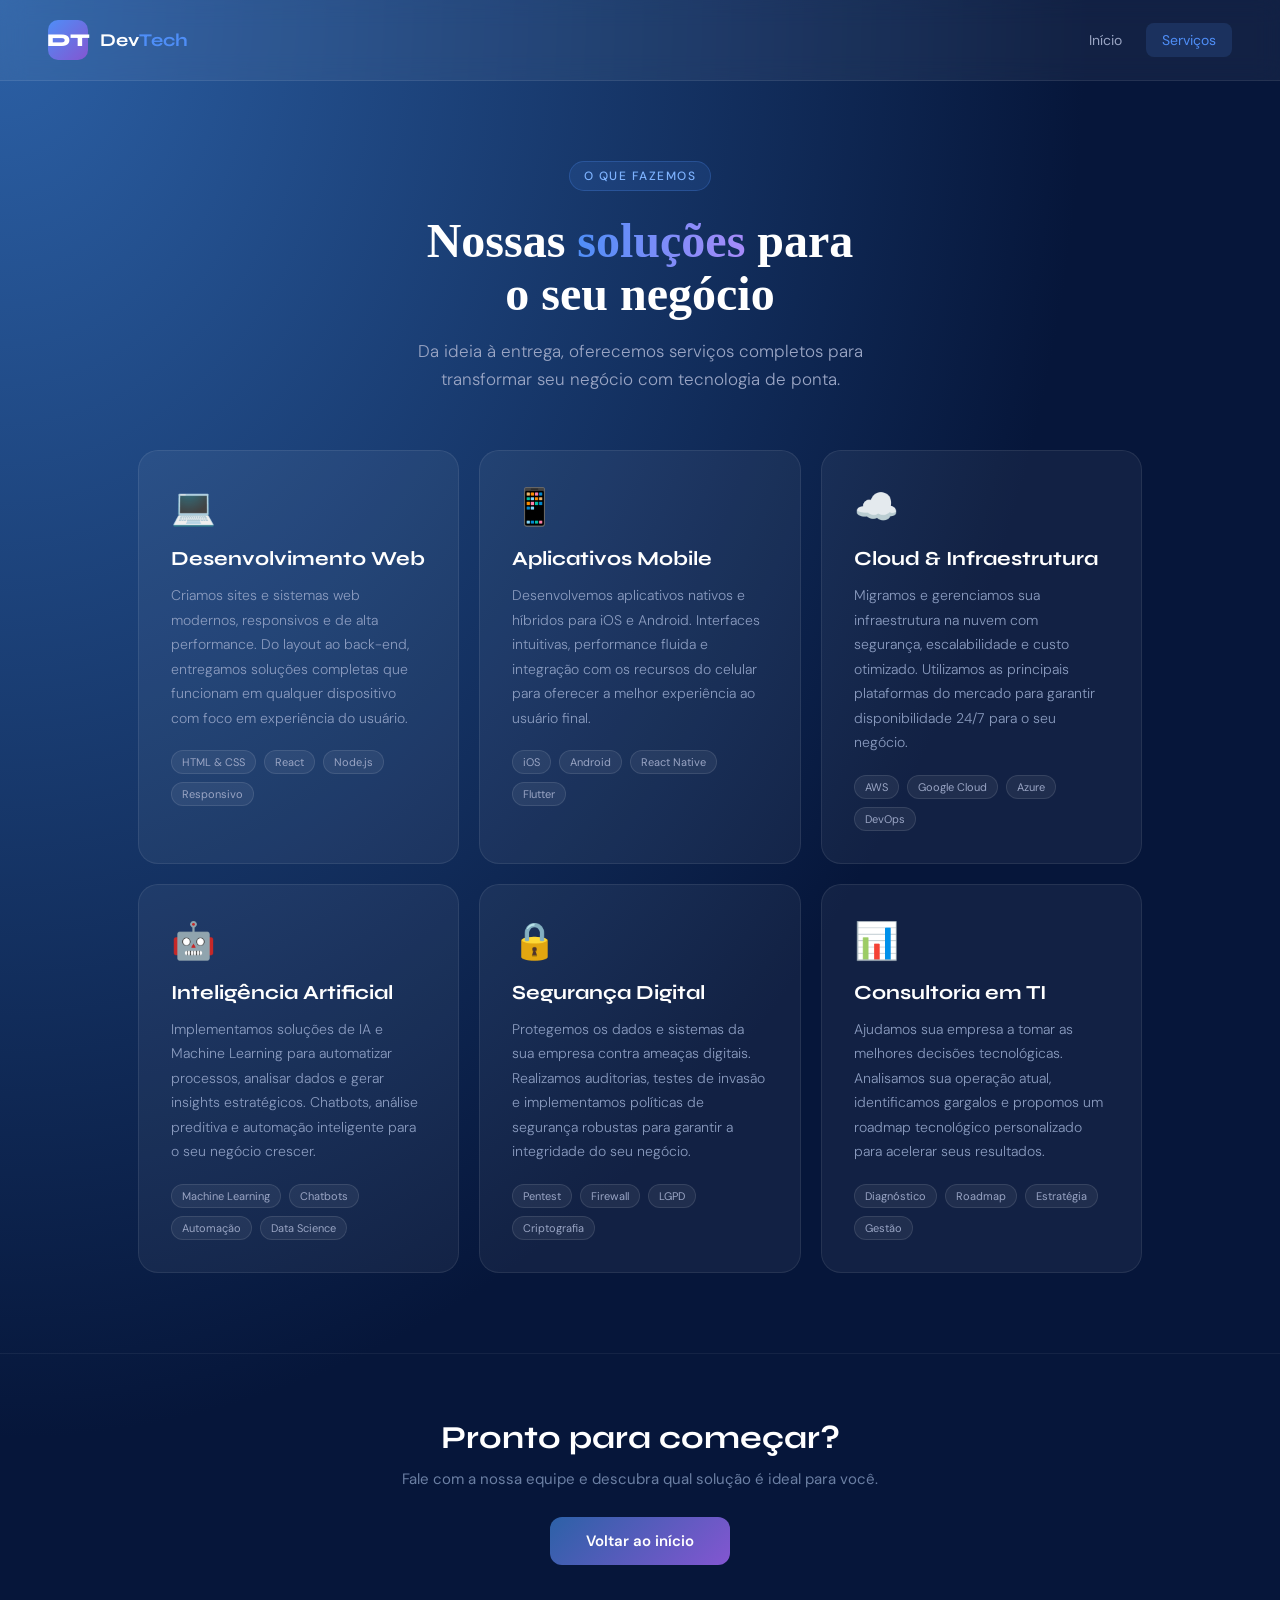
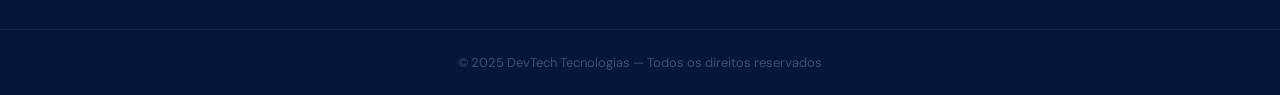
<file: Site/HTML e CSS/serviços.html>
<!DOCTYPE html>
<html lang="pt-br">
<head>
    <meta charset="UTF-8">
    <meta name="viewport" content="width=device-width, initial-scale=1.0">
    <title>Serviços — DevTech Tecnologias</title>
    <link href="https://fonts.googleapis.com/css2?family=Syne:wght@600;700;800&family=DM+Sans:wght@300;400;500&display=swap" rel="stylesheet">
    <style>
        * {
            margin: 0;
            padding: 0;
            box-sizing: border-box;
        }

        body {
            font-family: 'DM Sans', sans-serif;
            background-color: #06163a;
            background-image:
                radial-gradient(ellipse at top left, #2c61a7 0%, #06163a 60%),
                radial-gradient(ellipse at bottom right, #8356d1 0%, transparent 80%);
            min-height: 100vh;
            color: #e8eaf6;
        }

        /* NAVBAR */
        nav {
            display: flex;
            align-items: center;
            justify-content: space-between;
            padding: 20px 48px;
            background: rgba(255,255,255,0.05);
            backdrop-filter: blur(12px);
            border-bottom: 1px solid rgba(255,255,255,0.08);
            position: sticky;
            top: 0;
            z-index: 100;
        }

        .logo {
            display: flex;
            align-items: center;
            gap: 12px;
            text-decoration: none;
        }

        .logo-icon {
            width: 40px;
            height: 40px;
            background: linear-gradient(135deg, #4f8ef7, #8356d1);
            border-radius: 10px;
            display: flex;
            align-items: center;
            justify-content: center;
            font-family: 'Syne', sans-serif;
            font-weight: 800;
            font-size: 18px;
            color: white;
        }

        .logo-text {
            font-family: 'Syne', sans-serif;
            font-weight: 700;
            font-size: 18px;
            color: white;
        }

        .logo-text span { color: #4f8ef7; }

        .nav-links {
            display: flex;
            gap: 8px;
        }

        .nav-links a {
            color: #9aa5c4;
            text-decoration: none;
            font-size: 14px;
            padding: 8px 16px;
            border-radius: 8px;
            transition: all 0.2s;
        }

        .nav-links a:hover {
            background: rgba(255,255,255,0.07);
            color: white;
        }

        .nav-links a.ativo {
            background: rgba(79,142,247,0.15);
            color: #4f8ef7;
            pointer-events: none;
            cursor: default;
        }

        /* HERO */
        .hero {
            text-align: center;
            padding: 80px 48px 56px;
            animation: fadeUp 0.6s ease both;
        }

        .hero-tag {
            display: inline-block;
            background: rgba(79,142,247,0.12);
            border: 1px solid rgba(79,142,247,0.25);
            color: #7eb3ff;
            font-size: 12px;
            font-weight: 500;
            letter-spacing: 1.5px;
            text-transform: uppercase;
            padding: 6px 14px;
            border-radius: 20px;
            margin-bottom: 24px;
        }

        .hero h1 {
            font-family: Bahnschrift;
            font-size: 48px;
            font-weight: 800;
            color: white;
            margin-bottom: 16px;
            line-height: 1.1;
        }

        .hero h1 span {
            background: linear-gradient(90deg, #4f8ef7, #a78bfa);
            -webkit-background-clip: text;
            -webkit-text-fill-color: transparent;
            background-clip: text;
        }

        .hero p {
            font-size: 17px;
            color: #9aa5c4;
            max-width: 520px;
            margin: 0 auto;
            line-height: 1.7;
            font-weight: 300;
        }

        /* GRID DE SERVIÇOS */
        .servicos {
            max-width: 1100px;
            margin: 0 auto;
            padding: 0 48px 80px;
            display: grid;
            grid-template-columns: repeat(auto-fit, minmax(300px, 1fr));
            gap: 20px;
            animation: fadeUp 0.6s 0.15s ease both;
        }

        .card {
            background: rgba(255,255,255,0.05);
            border: 1px solid rgba(255,255,255,0.08);
            border-radius: 20px;
            padding: 32px;
            transition: all 0.25s;
            position: relative;
            overflow: hidden;
        }

        .card::before {
            content: '';
            position: absolute;
            top: 0; left: 0; right: 0;
            height: 3px;
            border-radius: 20px 20px 0 0;
            opacity: 0;
            transition: opacity 0.3s;
        }

        .card:hover {
            transform: translateY(-6px);
            background: rgba(255,255,255,0.08);
            border-color: rgba(79,142,247,0.2);
        }

        .card:hover::before {
            opacity: 1;
        }

        .card-1::before { background: linear-gradient(90deg, #4f8ef7, #60a5fa); }
        .card-2::before { background: linear-gradient(90deg, #a78bfa, #8356d1); }
        .card-3::before { background: linear-gradient(90deg, #34d399, #10b981); }
        .card-4::before { background: linear-gradient(90deg, #f59e0b, #f97316); }
        .card-5::before { background: linear-gradient(90deg, #f43f5e, #ec4899); }
        .card-6::before { background: linear-gradient(90deg, #06b6d4, #0ea5e9); }

        .card-emoji {
            font-size: 36px;
            margin-bottom: 16px;
            display: block;
        }

        .card h2 {
            font-family: 'Syne', sans-serif;
            font-size: 20px;
            font-weight: 700;
            color: white;
            margin-bottom: 12px;
        }

        .card p {
            font-size: 14px;
            color: #8a9bbf;
            line-height: 1.75;
            font-weight: 300;
        }

        .card-tags {
            display: flex;
            flex-wrap: wrap;
            gap: 8px;
            margin-top: 20px;
        }

        .tag {
            background: rgba(255,255,255,0.06);
            border: 1px solid rgba(255,255,255,0.1);
            color: #9aa5c4;
            font-size: 11px;
            padding: 4px 10px;
            border-radius: 20px;
        }

        /* CTA */
        .cta {
            text-align: center;
            padding: 64px 48px;
            border-top: 1px solid rgba(255,255,255,0.06);
            animation: fadeUp 0.6s 0.3s ease both;
        }

        .cta h2 {
            font-family: 'Syne', sans-serif;
            font-size: 32px;
            font-weight: 700;
            color: white;
            margin-bottom: 12px;
        }

        .cta p {
            color: #6b7fa3;
            font-size: 15px;
            margin-bottom: 28px;
        }

        .btn-cta {
            display: inline-block;
            background: linear-gradient(135deg, #2c61a7, #8356d1);
            color: white;
            font-family: 'DM Sans', sans-serif;
            font-size: 15px;
            font-weight: 600;
            padding: 14px 36px;
            border-radius: 12px;
            border: none;
            cursor: pointer;
            text-decoration: none;
            transition: opacity 0.2s, transform 0.1s;
        }

        .btn-cta:hover {
            opacity: 0.9;
            transform: translateY(-2px);
        }

        footer {
            text-align: center;
            padding: 24px;
            border-top: 1px solid rgba(255,255,255,0.06);
            color: #3d4f70;
            font-size: 13px;
        }

        @keyframes fadeUp {
            from { opacity: 0; transform: translateY(24px); }
            to   { opacity: 1; transform: translateY(0); }
        }

        @media (max-width: 700px) {
            nav { padding: 16px 20px; }
            .nav-links { display: none; }
            .hero { padding: 48px 20px 36px; }
            .hero h1 { font-size: 32px; }
            .servicos { padding: 0 20px 48px; }
        }
    </style>
</head>
<body>

    <nav>
        <a class="logo" href="dashboard.html">
            <div class="logo-icon">DT</div>
            <span class="logo-text">Dev<span>Tech</span></span>
        </a>
        <div class="nav-links">
            <a href="dashboard.html">Início</a>
            <a href="servicos.html" class="ativo">Serviços</a>
        </div>
    </nav>

    <section class="hero">
        <div class="hero-tag">O que fazemos</div>
        <h1>Nossas <span>soluções</span> para<br>o seu negócio</h1>
        <p>Da ideia à entrega, oferecemos serviços completos para transformar seu negócio com tecnologia de ponta.</p>
    </section>

    <div class="servicos">

        <div class="card card-1">
            <span class="card-emoji">💻</span>
            <h2>Desenvolvimento Web</h2>
            <p>Criamos sites e sistemas web modernos, responsivos e de alta performance. Do layout ao back-end, entregamos soluções completas que funcionam em qualquer dispositivo com foco em experiência do usuário.</p>
            <div class="card-tags">
                <span class="tag">HTML & CSS</span>
                <span class="tag">React</span>
                <span class="tag">Node.js</span>
                <span class="tag">Responsivo</span>
            </div>
        </div>

        <div class="card card-2">
            <span class="card-emoji">📱</span>
            <h2>Aplicativos Mobile</h2>
            <p>Desenvolvemos aplicativos nativos e híbridos para iOS e Android. Interfaces intuitivas, performance fluida e integração com os recursos do celular para oferecer a melhor experiência ao usuário final.</p>
            <div class="card-tags">
                <span class="tag">iOS</span>
                <span class="tag">Android</span>
                <span class="tag">React Native</span>
                <span class="tag">Flutter</span>
            </div>
        </div>

        <div class="card card-3">
            <span class="card-emoji">☁️</span>
            <h2>Cloud & Infraestrutura</h2>
            <p>Migramos e gerenciamos sua infraestrutura na nuvem com segurança, escalabilidade e custo otimizado. Utilizamos as principais plataformas do mercado para garantir disponibilidade 24/7 para o seu negócio.</p>
            <div class="card-tags">
                <span class="tag">AWS</span>
                <span class="tag">Google Cloud</span>
                <span class="tag">Azure</span>
                <span class="tag">DevOps</span>
            </div>
        </div>

        <div class="card card-4">
            <span class="card-emoji">🤖</span>
            <h2>Inteligência Artificial</h2>
            <p>Implementamos soluções de IA e Machine Learning para automatizar processos, analisar dados e gerar insights estratégicos. Chatbots, análise preditiva e automação inteligente para o seu negócio crescer.</p>
            <div class="card-tags">
                <span class="tag">Machine Learning</span>
                <span class="tag">Chatbots</span>
                <span class="tag">Automação</span>
                <span class="tag">Data Science</span>
            </div>
        </div>

        <div class="card card-5">
            <span class="card-emoji">🔒</span>
            <h2>Segurança Digital</h2>
            <p>Protegemos os dados e sistemas da sua empresa contra ameaças digitais. Realizamos auditorias, testes de invasão e implementamos políticas de segurança robustas para garantir a integridade do seu negócio.</p>
            <div class="card-tags">
                <span class="tag">Pentest</span>
                <span class="tag">Firewall</span>
                <span class="tag">LGPD</span>
                <span class="tag">Criptografia</span>
            </div>
        </div>

        <div class="card card-6">
            <span class="card-emoji">📊</span>
            <h2>Consultoria em TI</h2>
            <p>Ajudamos sua empresa a tomar as melhores decisões tecnológicas. Analisamos sua operação atual, identificamos gargalos e propomos um roadmap tecnológico personalizado para acelerar seus resultados.</p>
            <div class="card-tags">
                <span class="tag">Diagnóstico</span>
                <span class="tag">Roadmap</span>
                <span class="tag">Estratégia</span>
                <span class="tag">Gestão</span>
            </div>
        </div>

    </div>

    <section class="cta">
        <h2>Pronto para começar?</h2>
        <p>Fale com a nossa equipe e descubra qual solução é ideal para você.</p>
        <a href="dashboard.html" class="btn-cta">Voltar ao início</a>
    </section>

    <footer>
        © 2025 DevTech Tecnologias — Todos os direitos reservados
    </footer>

</body>
</html>
</file>
<file: Site DevTech/style.css>
@import url('https://fonts.googleapis.com/css2?family=Syne:wght@600;700;800&family=DM+Sans:wght@300;400;500&display=swap');

body {
  margin: 0;
  min-height: 100vh;
  display: flex;
  justify-content: center;
  align-items: center;
  font-family: 'DM Sans', sans-serif; /* fonte mais bonita */
  background-image:
    radial-gradient(ellipse at top left,
      #2c61a7 0%, #06163a 60%),
    radial-gradient(ellipse at bottom right,
      #8356d1 0%, transparent 80%);
}

.card-login {
  background-color: rgb(252, 252, 252);
  padding: 48px;
  border-radius: 24px;
  box-shadow: 0 24px 60px rgba(0,0,0,0.3);
  width: 420px;
  animation: aparecer 0.5s ease;
}

h1 {
  font-family: 'Syne', sans-serif;
  font-size: 26px;
  font-weight: 800;
  color: #06163a;
  margin-bottom: 4px;
}

h2 {
  font-size: 16px;
  font-weight: 400;
  color: #6b7fa3;                       /* subtítulo mais suave */
  margin-bottom: 28px;
}

label {
  display: block;
  font-size: 13px;
  font-weight: 500;
  color: #444;
  margin-bottom: 6px;
}

input {
  display: block;
  width: 100%;
  padding: 12px 16px;                   /* espaço interno nos campos */
  margin-bottom: 20px;
  border-radius: 10px;
  border: 1.5px solid #e0e0e0;         /* borda visível */
  font-size: 15px;
  font-family: 'DM Sans', sans-serif;
  outline: none;
  transition: border 0.2s;             /* transição suave ao focar */
  box-sizing: border-box;              /* evita campos saindo do card */
}

input:focus {
  border-color: #4f8ef7;               /* borda azul ao clicar no campo */
}

button {
  display: block;
  width: 100%;                          /* botão ocupa largura toda */
  padding: 14px;                        /* mais altura no botão */
  border-radius: 12px;
  border: none;
  font-size: 15px;
  font-weight: 600;
  font-family: 'DM Sans', sans-serif;
  margin-top: 8px;
  background: linear-gradient(135deg, #2c61a7, #8356d1); /* gradiente no botão */
  color: white;
  cursor: pointer;
  transition: opacity 0.2s, transform 0.1s;
}

button:hover {
  opacity: 0.9;                         /* escurece levemente ao passar o mouse */
  transform: translateY(-1px);          /* sobe levinho ao hover */
}

button:active {
  transform: translateY(0px);           /* volta ao clicar */
}

/* animação de entrada do card */
@keyframes aparecer {
  from { opacity: 0; transform: translateY(20px); }
  to   { opacity: 1; transform: translateY(0); }
}

.campo-senha {
  position: relative;
}
.campo-senha input {
  width: 100%;
  padding-right: 50px; /*da espao para o ícone para não sobrepor o texto */
}
.campo-senha button {
  position: absolute;
  right: 12px;
  top: 50%;
  transform: translateY(-50%);
  background: none;
  border: none;
  cursor: pointer;
  font-size: 18px;
  padding: 0;
  margin: 0;
  width: auto;
  color: #888;
}
</file>
